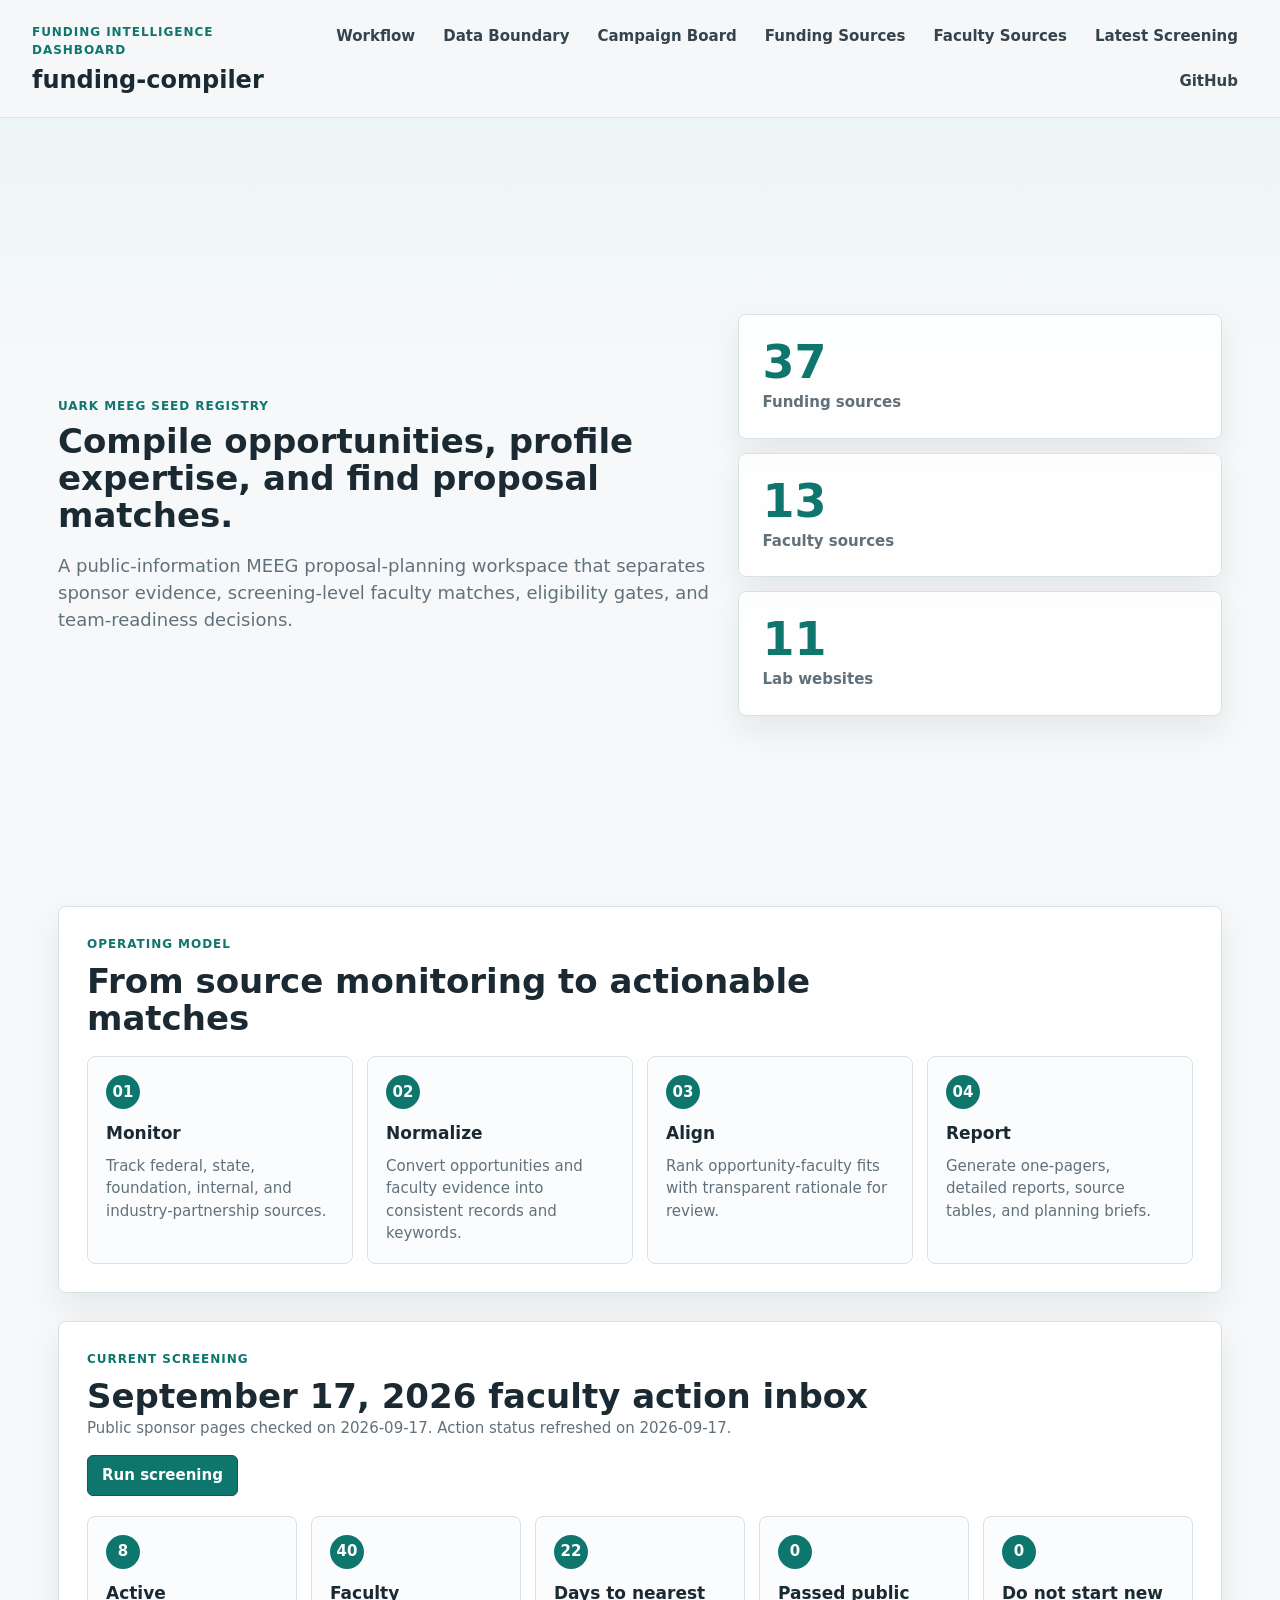
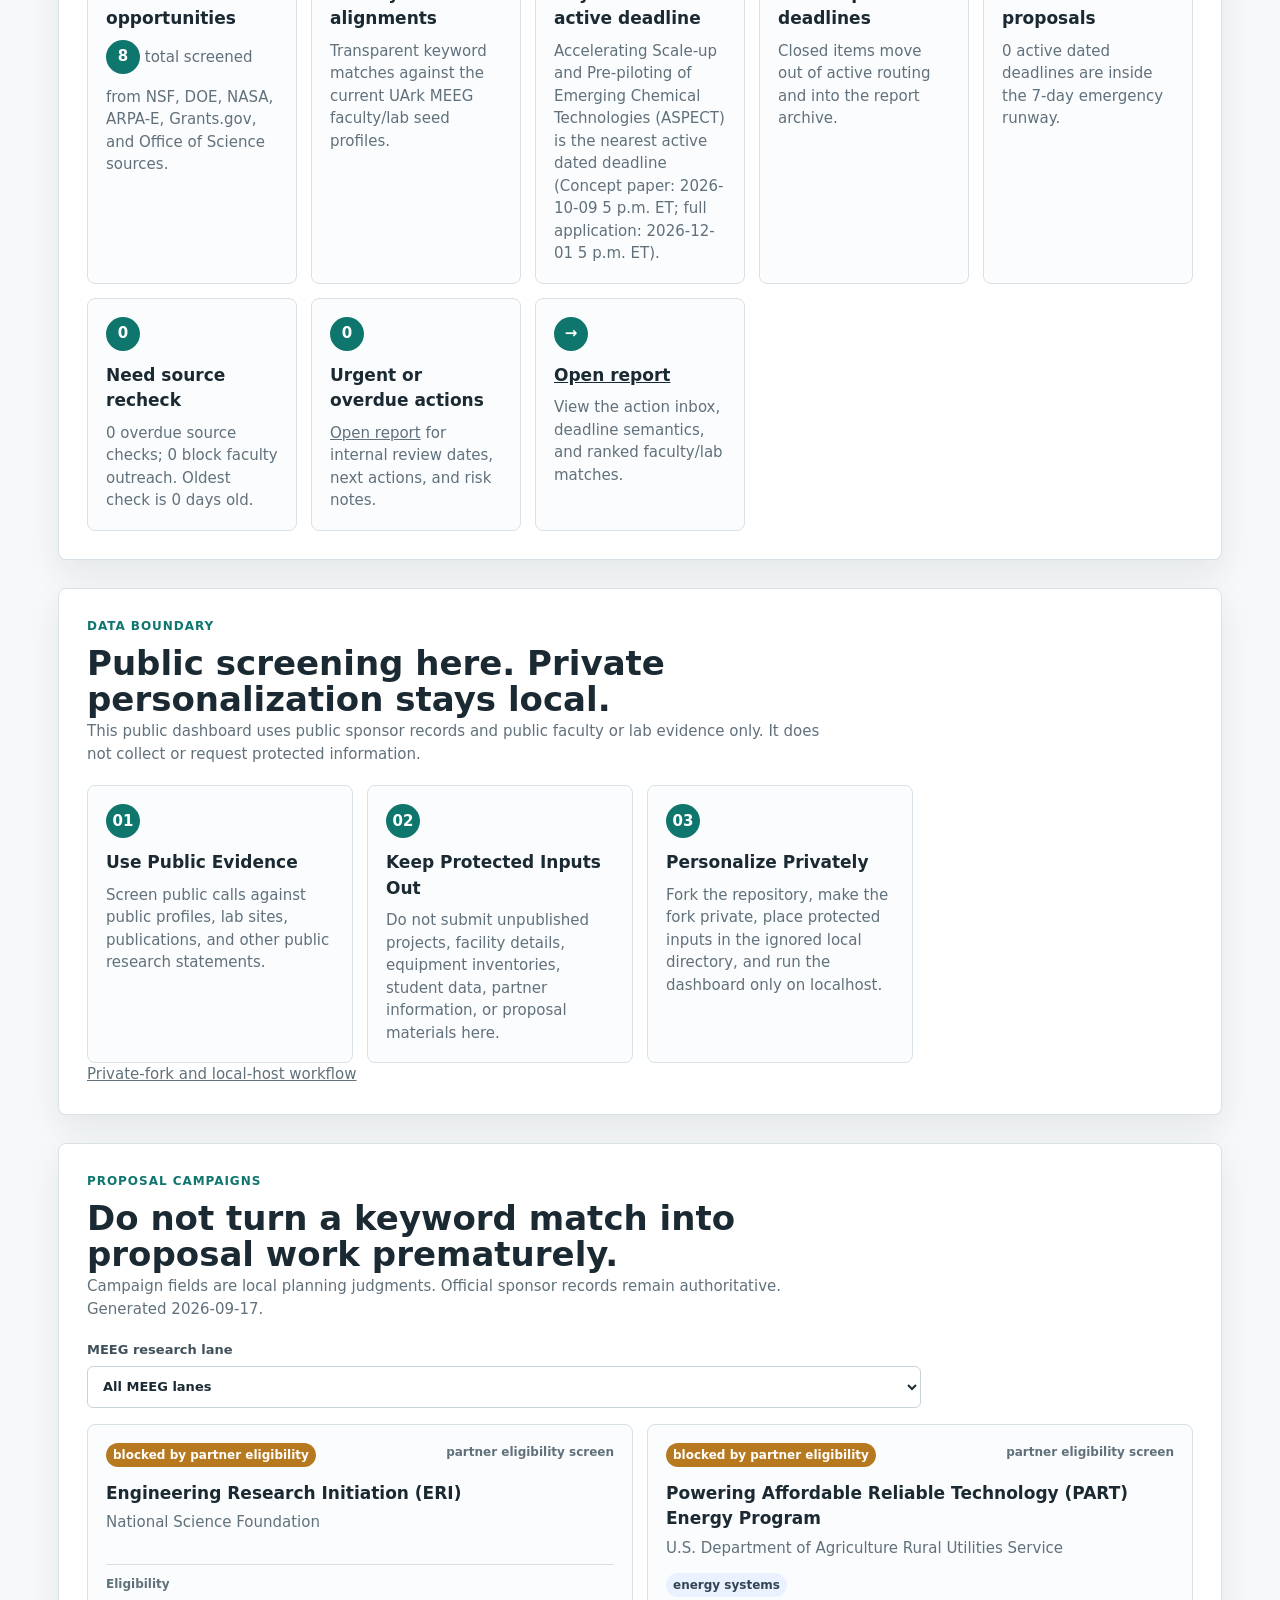
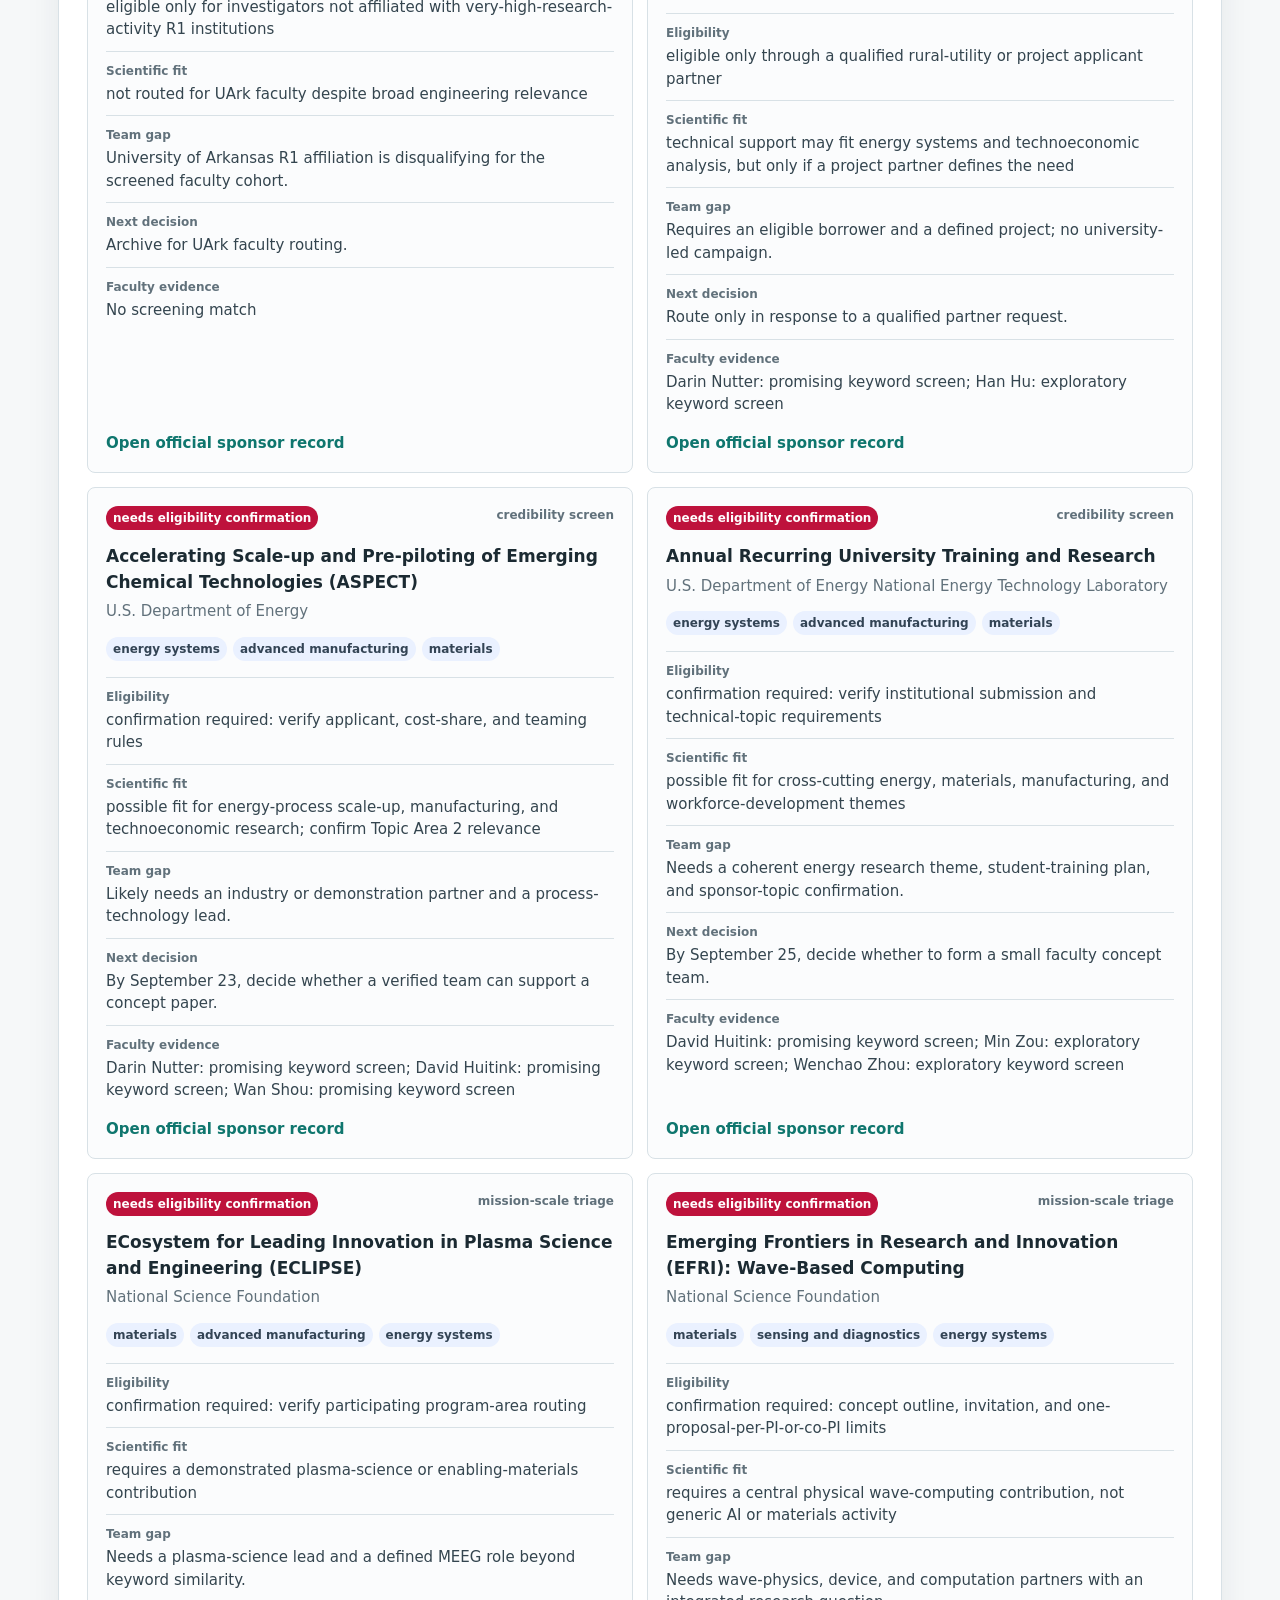
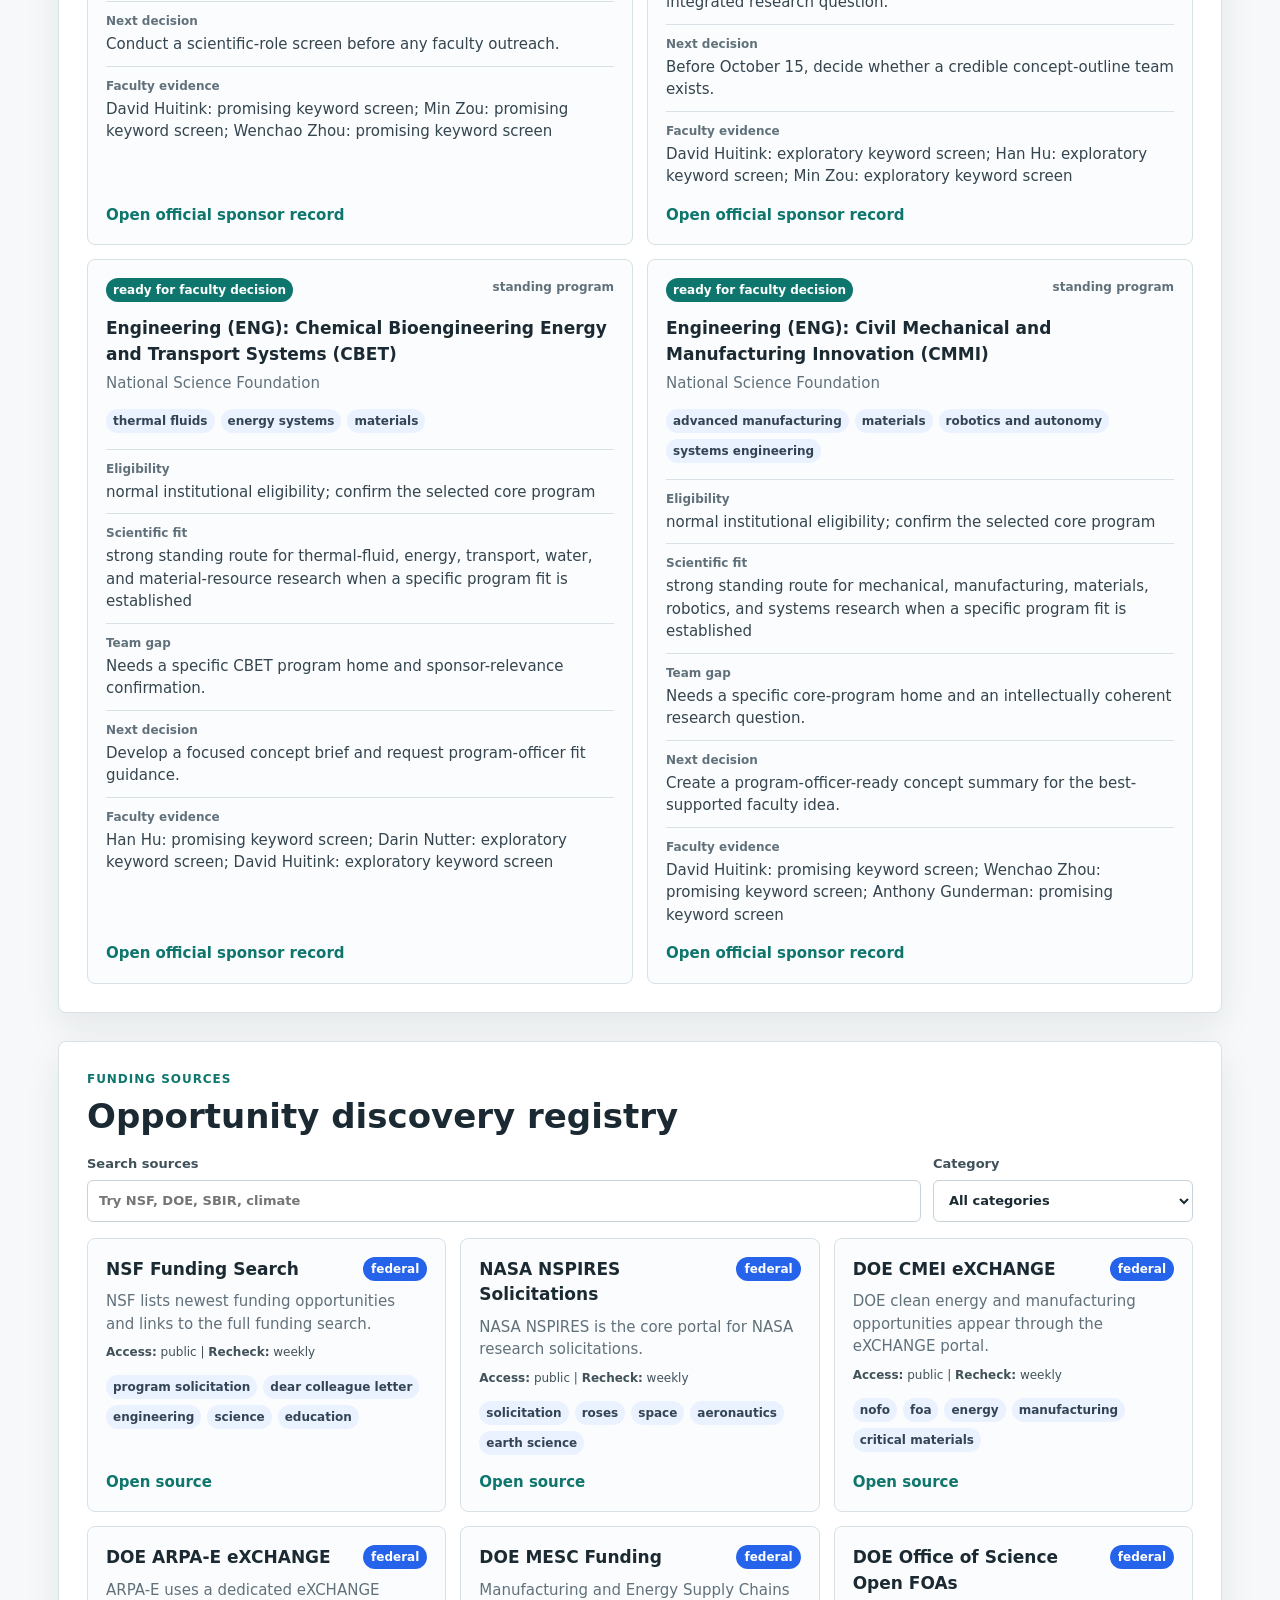
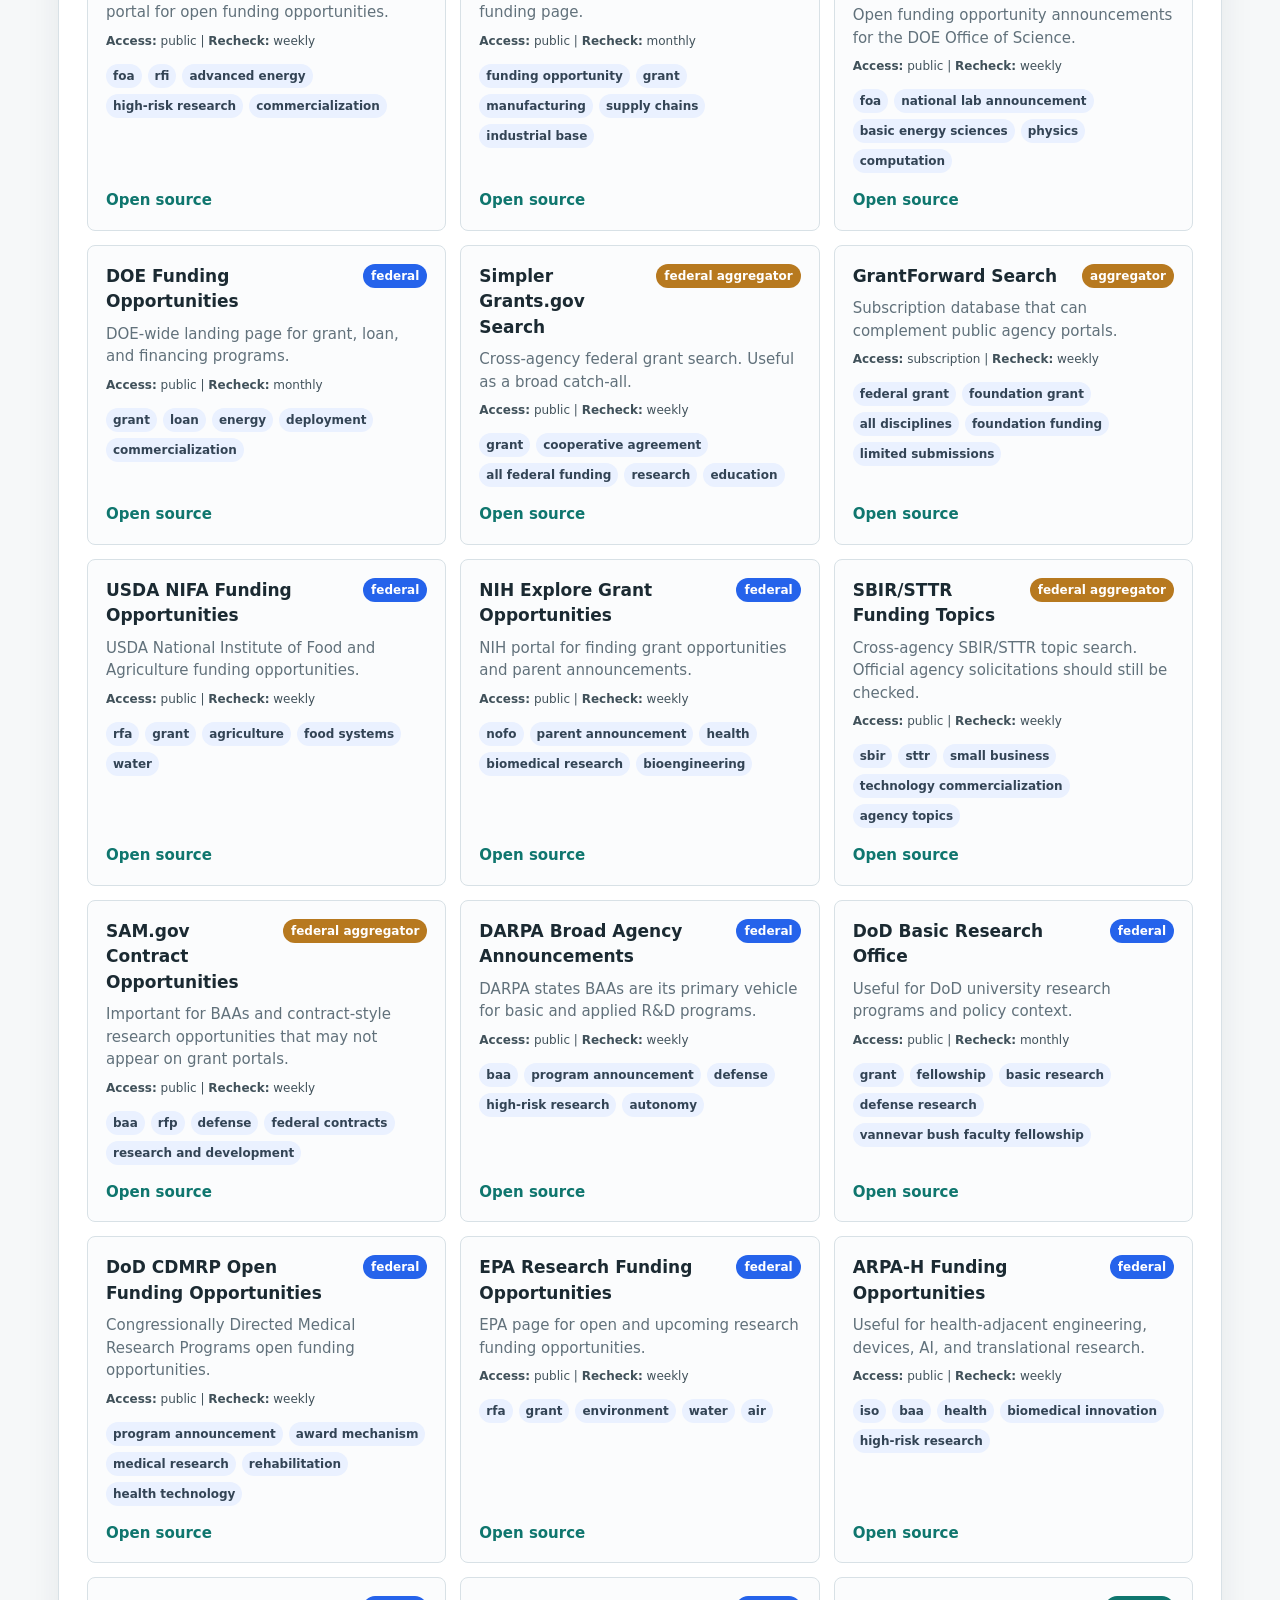
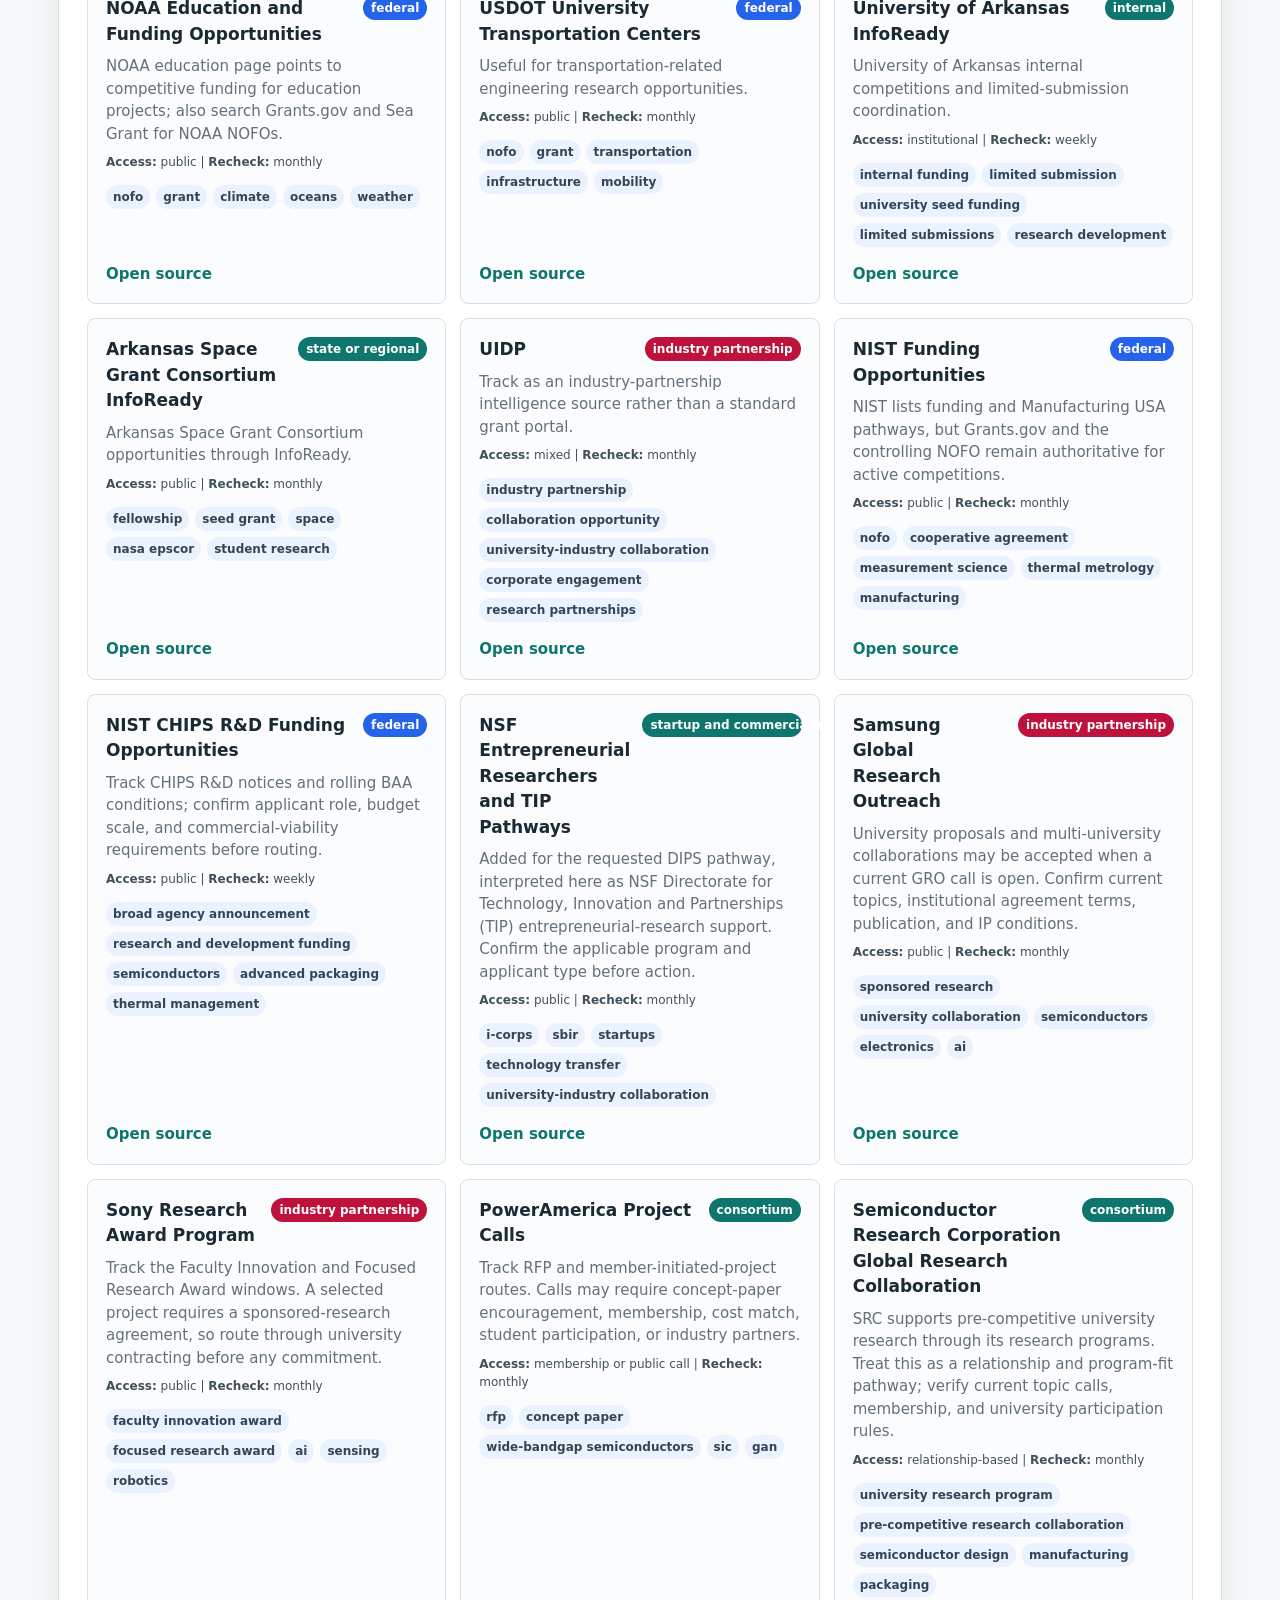
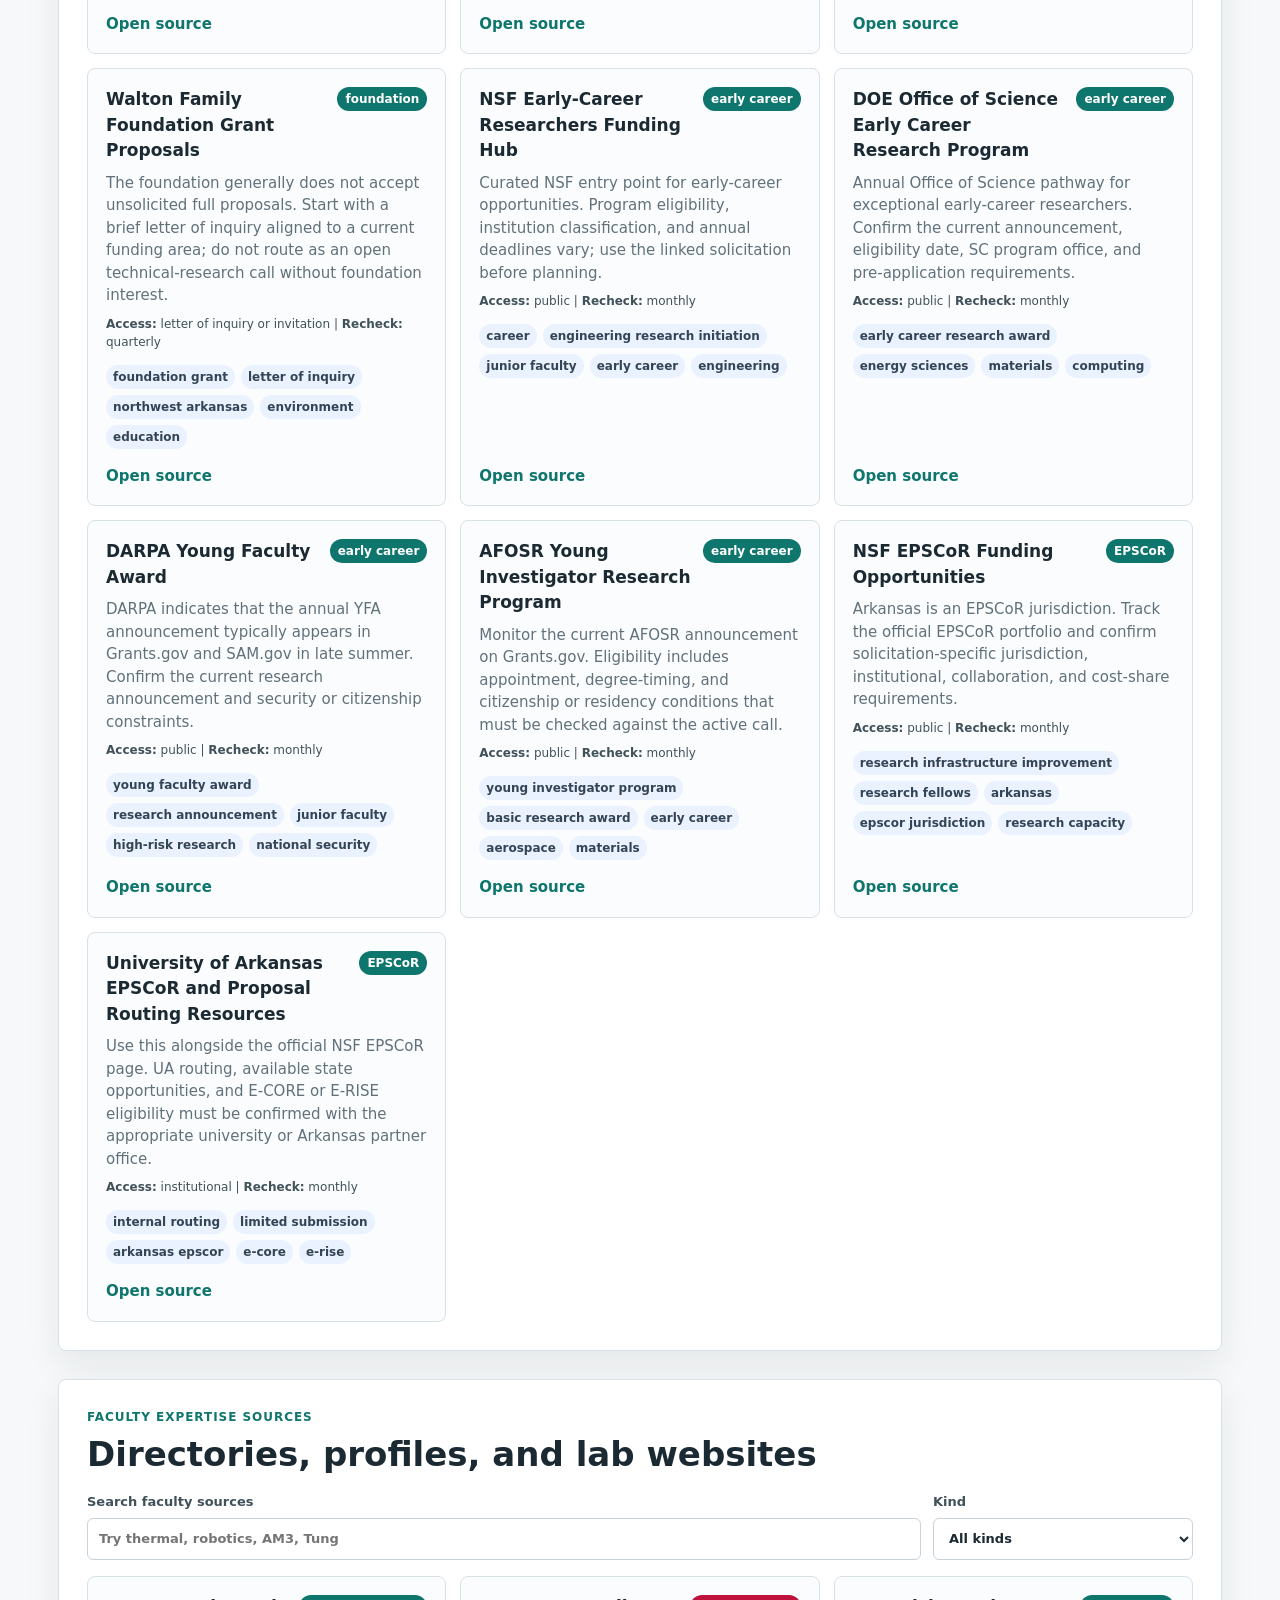
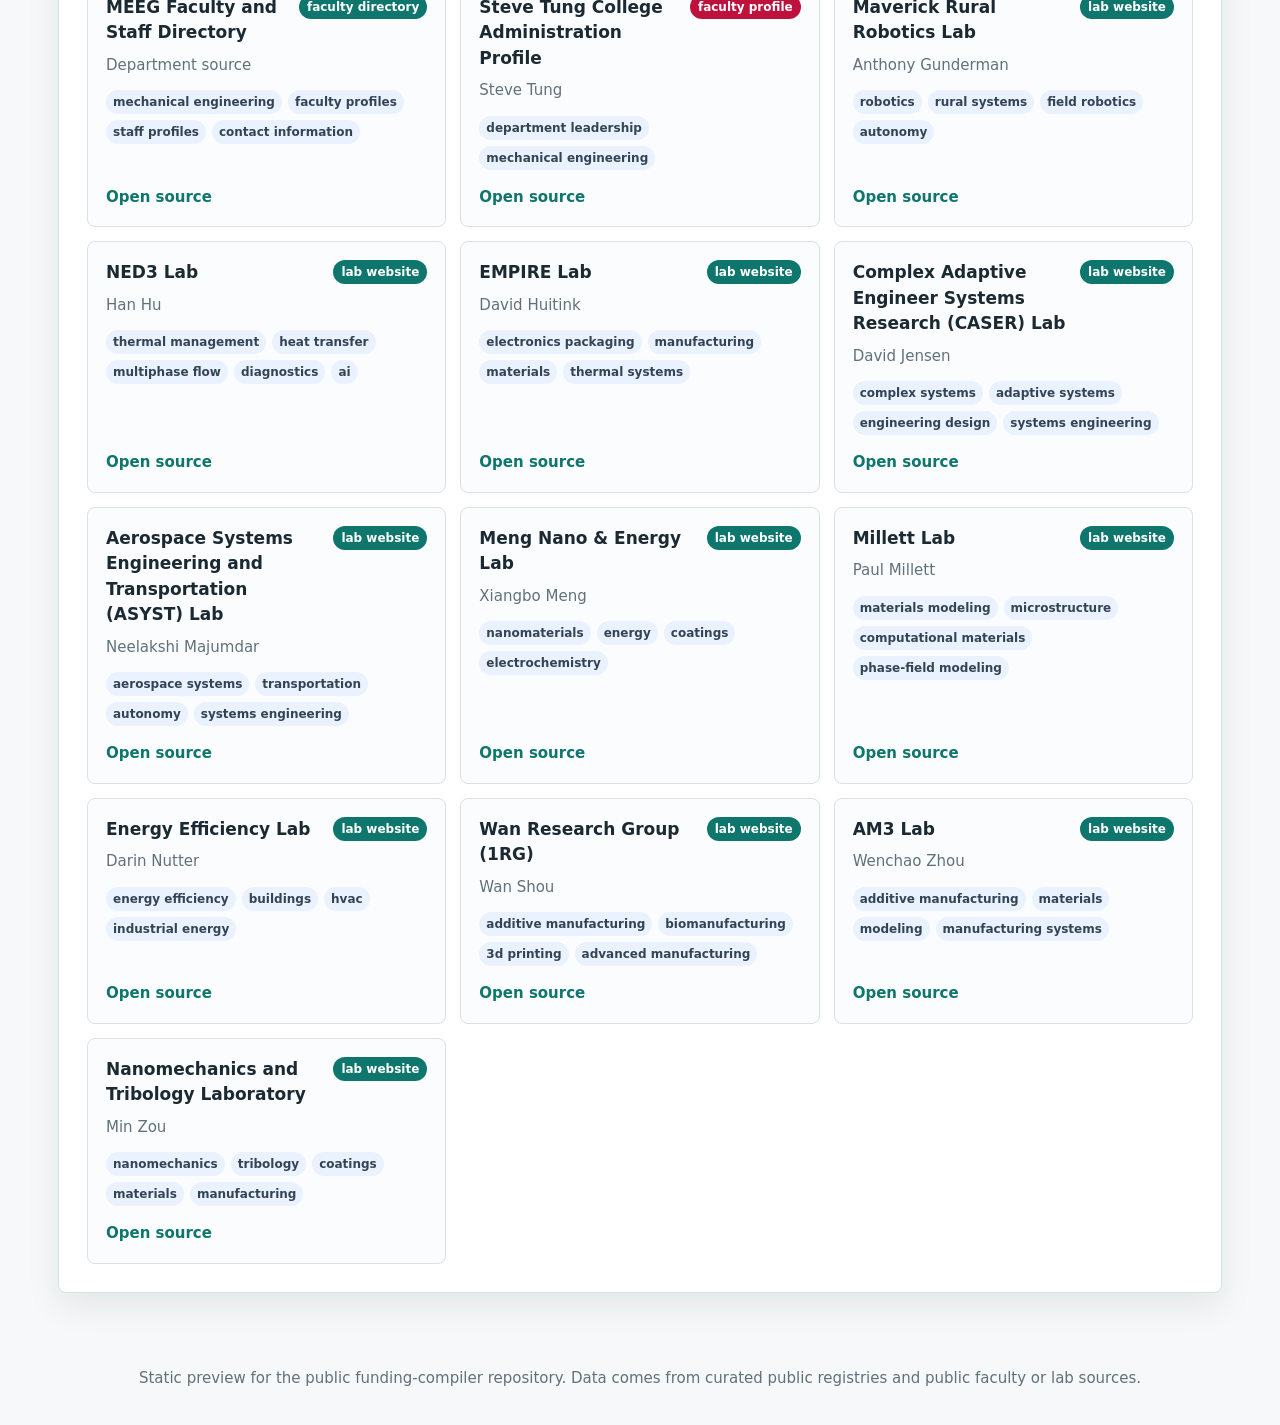
<file: site/index.html>
<!doctype html>
<html lang="en">
<head>
  <meta charset="utf-8">
  <meta name="viewport" content="width=device-width, initial-scale=1">
  <title>funding-compiler</title>
  <meta name="description" content="Funding opportunity and faculty capability alignment dashboard.">
  <link rel="stylesheet" href="styles.css">
</head>
<body>
  <header class="topbar">
    <div>
      <p class="eyebrow">Funding Intelligence Dashboard</p>
      <h1>funding-compiler</h1>
    </div>
    <nav aria-label="Primary navigation">
      <a href="#workflow">Workflow</a>
      <a href="#data-boundary">Data Boundary</a>
      <a href="#campaigns">Campaign Board</a>
      <a href="#sources">Funding Sources</a>
      <a href="#faculty">Faculty Sources</a>
      <a data-screening-link href="screenings/2026-08-12.html">Latest Screening</a>
      <a href="https://github.com/hanhuark/funding-compiler">GitHub</a>
    </nav>
  </header>

  <main>
    <section class="overview" aria-labelledby="overview-title">
      <div class="overview-copy">
        <p class="eyebrow">UArk MEEG seed registry</p>
        <h2 id="overview-title">Compile opportunities, profile expertise, and find proposal matches.</h2>
        <p>
          A public-information MEEG proposal-planning workspace that separates sponsor evidence, screening-level faculty matches, eligibility gates, and team-readiness decisions.
        </p>
      </div>
      <div class="metrics" aria-label="Registry summary">
        <div class="metric">
          <span id="funding-count">0</span>
          <p>Funding sources</p>
        </div>
        <div class="metric">
          <span id="faculty-count">0</span>
          <p>Faculty sources</p>
        </div>
        <div class="metric">
          <span id="lab-count">0</span>
          <p>Lab websites</p>
        </div>
      </div>
    </section>

    <section id="workflow" class="workflow" aria-labelledby="workflow-title">
      <div class="section-heading">
        <p class="eyebrow">Operating Model</p>
        <h2 id="workflow-title">From source monitoring to actionable matches</h2>
      </div>
      <div class="flow">
        <article>
          <span>01</span>
          <h3>Monitor</h3>
          <p>Track federal, state, foundation, internal, and industry-partnership sources.</p>
        </article>
        <article>
          <span>02</span>
          <h3>Normalize</h3>
          <p>Convert opportunities and faculty evidence into consistent records and keywords.</p>
        </article>
        <article>
          <span>03</span>
          <h3>Align</h3>
          <p>Rank opportunity-faculty fits with transparent rationale for review.</p>
        </article>
        <article>
          <span>04</span>
          <h3>Report</h3>
          <p>Generate one-pagers, detailed reports, source tables, and planning briefs.</p>
        </article>
      </div>
    </section>

    <section class="panel" aria-labelledby="screening-title">
      <div class="section-heading">
        <p class="eyebrow">Current Screening</p>
        <h2 id="screening-title">August 12, 2026 faculty action inbox</h2>
        <p id="screening-as-of" class="section-note">Loading current sponsor-source verification and action status.</p>
        <div class="screening-actions">
          <a class="command-button" href="https://github.com/hanhuark/funding-compiler/actions/workflows/refresh-screening.yml" title="Requires GitHub write access to run and publish a new screening">Run screening</a>
        </div>
      </div>
      <div class="flow screening-flow">
        <article>
          <span id="active-opportunity-count">9</span>
          <h3>Active opportunities</h3>
          <p><span id="screening-count">10</span> total screened from NSF, DOE, NASA, ARPA-E, Grants.gov, and Office of Science sources.</p>
        </article>
        <article>
          <span id="alignment-count">35</span>
          <h3>Faculty alignments</h3>
          <p>Transparent keyword matches against the current UArk MEEG faculty/lab seed profiles.</p>
        </article>
        <article>
          <span id="nearest-deadline-count">2</span>
          <h3>Days to nearest active deadline</h3>
          <p id="nearest-deadline-copy">Faculty Early Career Development Program (CAREER) is the nearest active dated deadline (2026-07-22).</p>
        </article>
        <article>
          <span id="past-deadline-count">1</span>
          <h3>Passed public deadlines</h3>
          <p>Closed items move out of active routing and into the report archive.</p>
        </article>
        <article>
          <span id="do-not-start-count">2</span>
          <h3>Do not start new proposals</h3>
          <p id="do-not-start-copy">2 active dated deadlines are inside the 7-day emergency runway.</p>
        </article>
        <article>
          <span id="source-recheck-count">9</span>
          <h3>Need source recheck</h3>
          <p id="source-recheck-copy">9 overdue source checks; 4 block faculty outreach. Oldest check is 39 days old.</p>
        </article>
        <article>
          <span id="urgent-action-count">3</span>
          <h3>Urgent or overdue actions</h3>
          <p><a data-screening-link href="screenings/2026-08-12.html">Open report</a> for internal review dates, next actions, and risk notes.</p>
        </article>
        <article>
          <span>&rarr;</span>
          <h3><a data-screening-link href="screenings/2026-08-12.html">Open report</a></h3>
          <p>View the action inbox, deadline semantics, and ranked faculty/lab matches.</p>
        </article>
      </div>
    </section>

    <section id="data-boundary" class="panel data-boundary" aria-labelledby="data-boundary-title">
      <div class="section-heading">
        <p class="eyebrow">Data Boundary</p>
        <h2 id="data-boundary-title">Public screening here. Private personalization stays local.</h2>
        <p class="section-note">This public dashboard uses public sponsor records and public faculty or lab evidence only. It does not collect or request protected information.</p>
      </div>
      <div class="flow">
        <article>
          <span>01</span>
          <h3>Use Public Evidence</h3>
          <p>Screen public calls against public profiles, lab sites, publications, and other public research statements.</p>
        </article>
        <article>
          <span>02</span>
          <h3>Keep Protected Inputs Out</h3>
          <p>Do not submit unpublished projects, facility details, equipment inventories, student data, partner information, or proposal materials here.</p>
        </article>
        <article>
          <span>03</span>
          <h3>Personalize Privately</h3>
          <p>Fork the repository, make the fork private, place protected inputs in the ignored local directory, and run the dashboard only on localhost.</p>
        </article>
      </div>
      <p class="section-note"><a href="https://github.com/hanhuark/funding-compiler/blob/main/docs/private-local-workflow.md">Private-fork and local-host workflow</a></p>
    </section>

    <section id="campaigns" class="panel" aria-labelledby="campaigns-title">
      <div class="section-heading">
        <p class="eyebrow">Proposal Campaigns</p>
        <h2 id="campaigns-title">Do not turn a keyword match into proposal work prematurely.</h2>
        <p id="campaign-note" class="section-note">Loading local campaign judgments and sponsor-evidence gates.</p>
      </div>
      <div class="toolbar">
        <label>
          <span>MEEG research lane</span>
          <select id="campaign-lane"></select>
        </label>
      </div>
      <div id="campaign-board" class="campaign-grid" aria-live="polite"></div>
    </section>

    <section id="sources" class="panel" aria-labelledby="sources-title">
      <div class="section-heading">
        <p class="eyebrow">Funding Sources</p>
        <h2 id="sources-title">Opportunity discovery registry</h2>
      </div>
      <div class="toolbar">
        <label>
          <span>Search sources</span>
          <input id="funding-search" type="search" placeholder="Try NSF, DOE, SBIR, climate">
        </label>
        <label>
          <span>Category</span>
          <select id="funding-category"></select>
        </label>
      </div>
      <div id="funding-grid" class="cards" aria-live="polite"></div>
    </section>

    <section id="faculty" class="panel" aria-labelledby="faculty-title">
      <div class="section-heading">
        <p class="eyebrow">Faculty Expertise Sources</p>
        <h2 id="faculty-title">Directories, profiles, and lab websites</h2>
      </div>
      <div class="toolbar">
        <label>
          <span>Search faculty sources</span>
          <input id="faculty-search" type="search" placeholder="Try thermal, robotics, AM3, Tung">
        </label>
        <label>
          <span>Kind</span>
          <select id="faculty-kind"></select>
        </label>
      </div>
      <div id="faculty-grid" class="cards" aria-live="polite"></div>
    </section>
  </main>

  <footer>
    <p>Static preview for the public funding-compiler repository. Data comes from curated public registries and public faculty or lab sources.</p>
  </footer>

  <script src="app.js"></script>
</body>
</html>
</file>
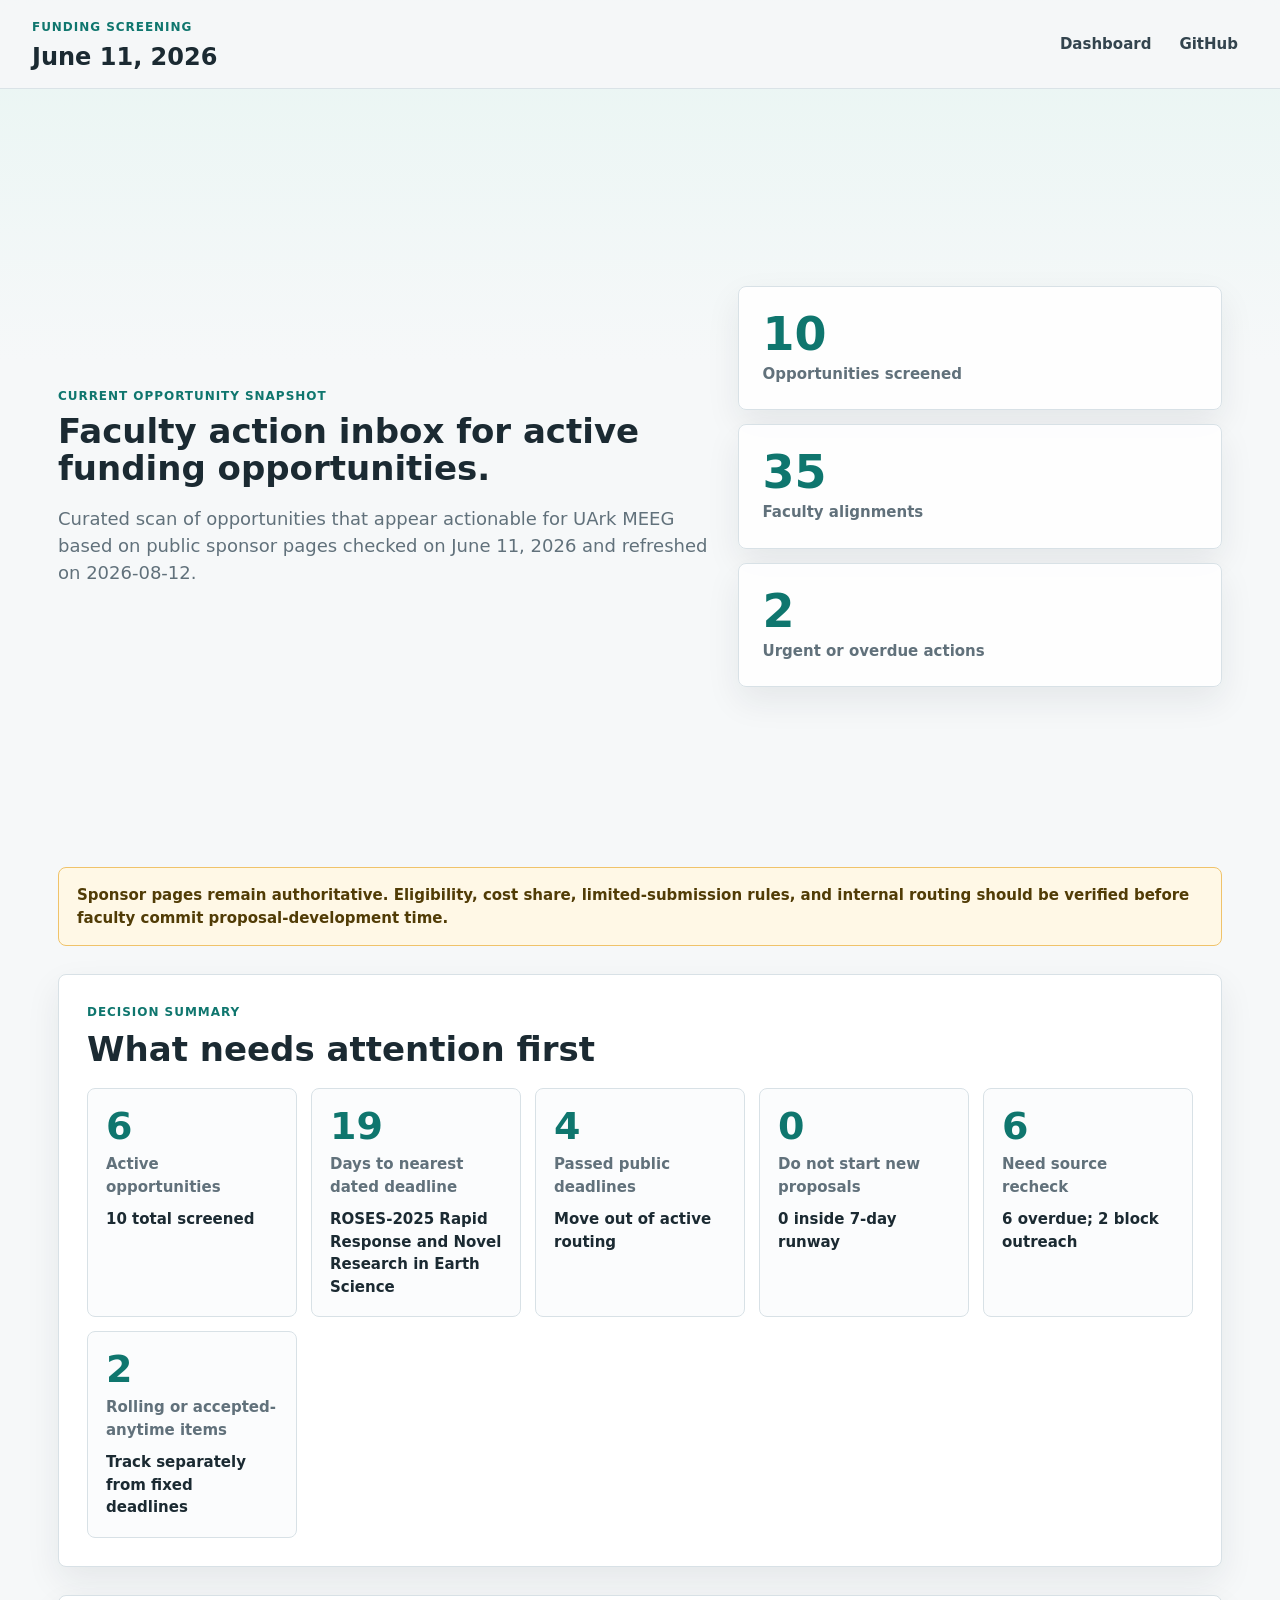
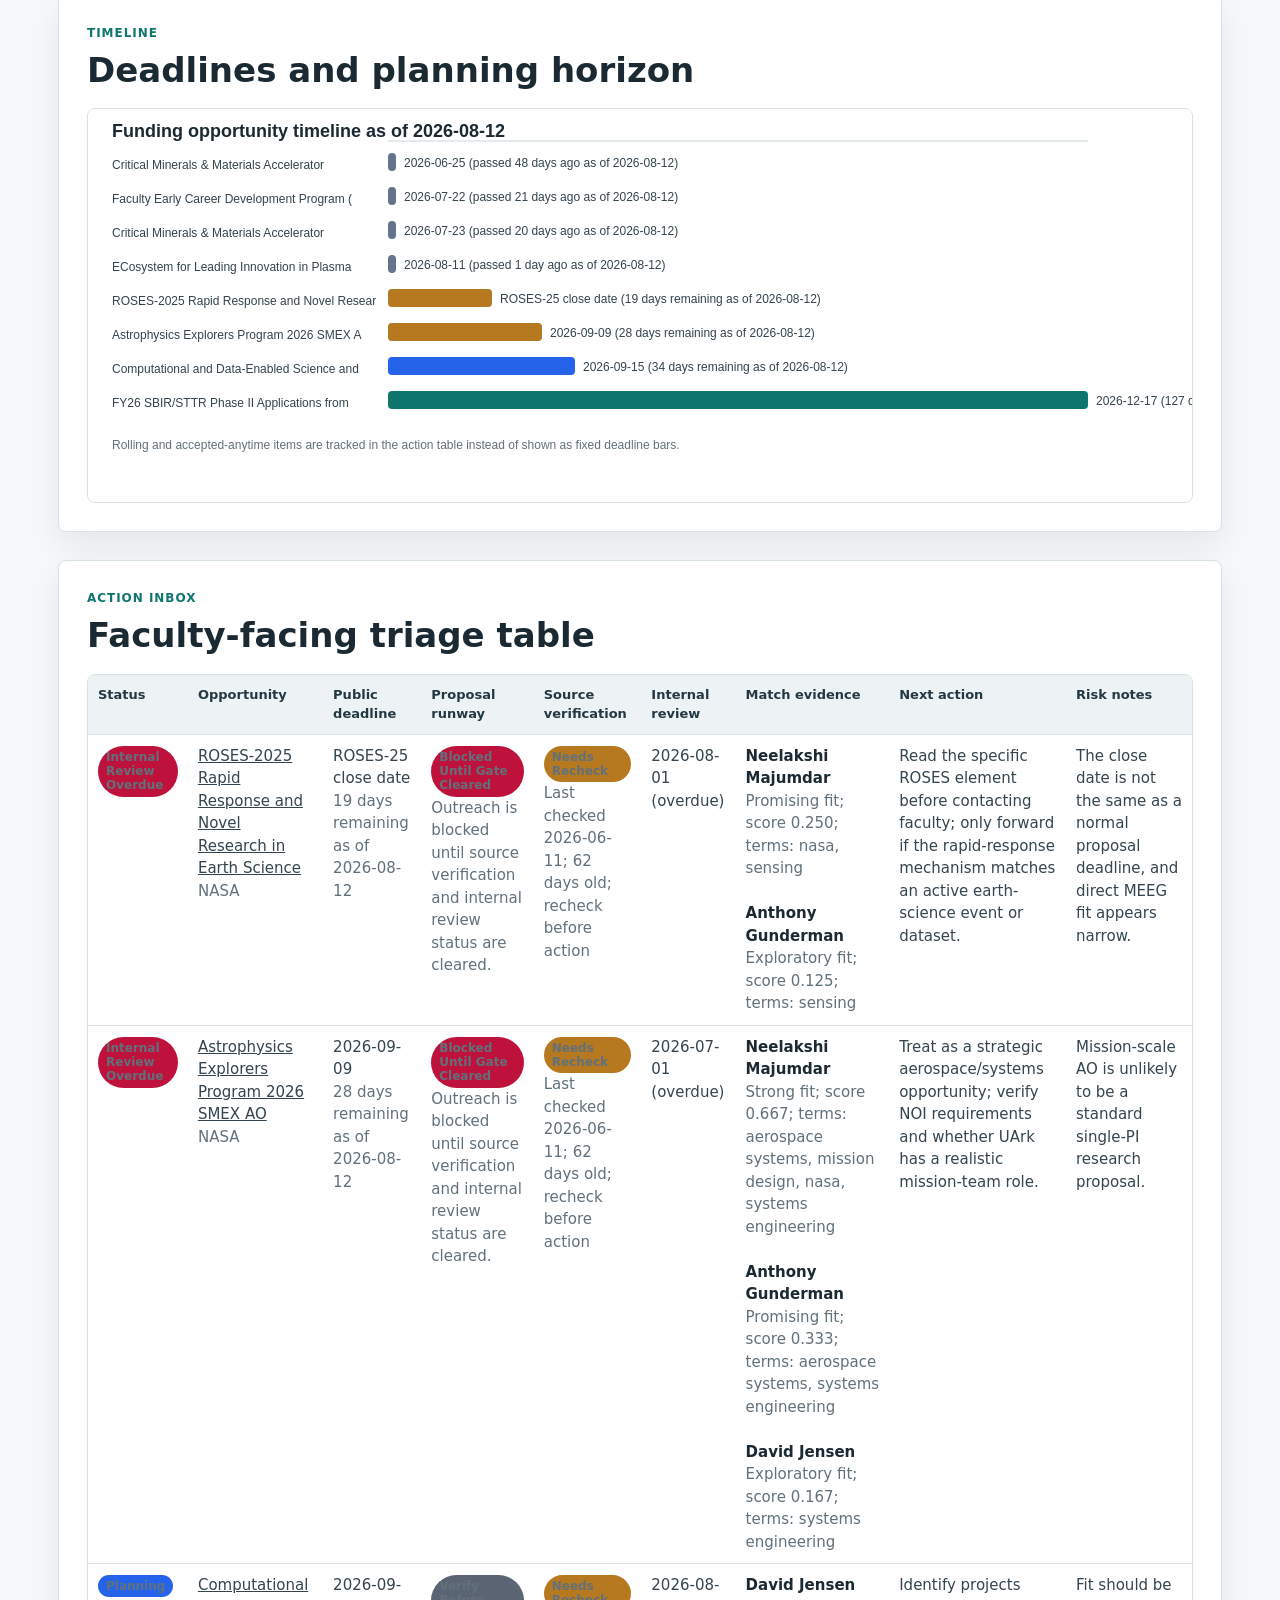
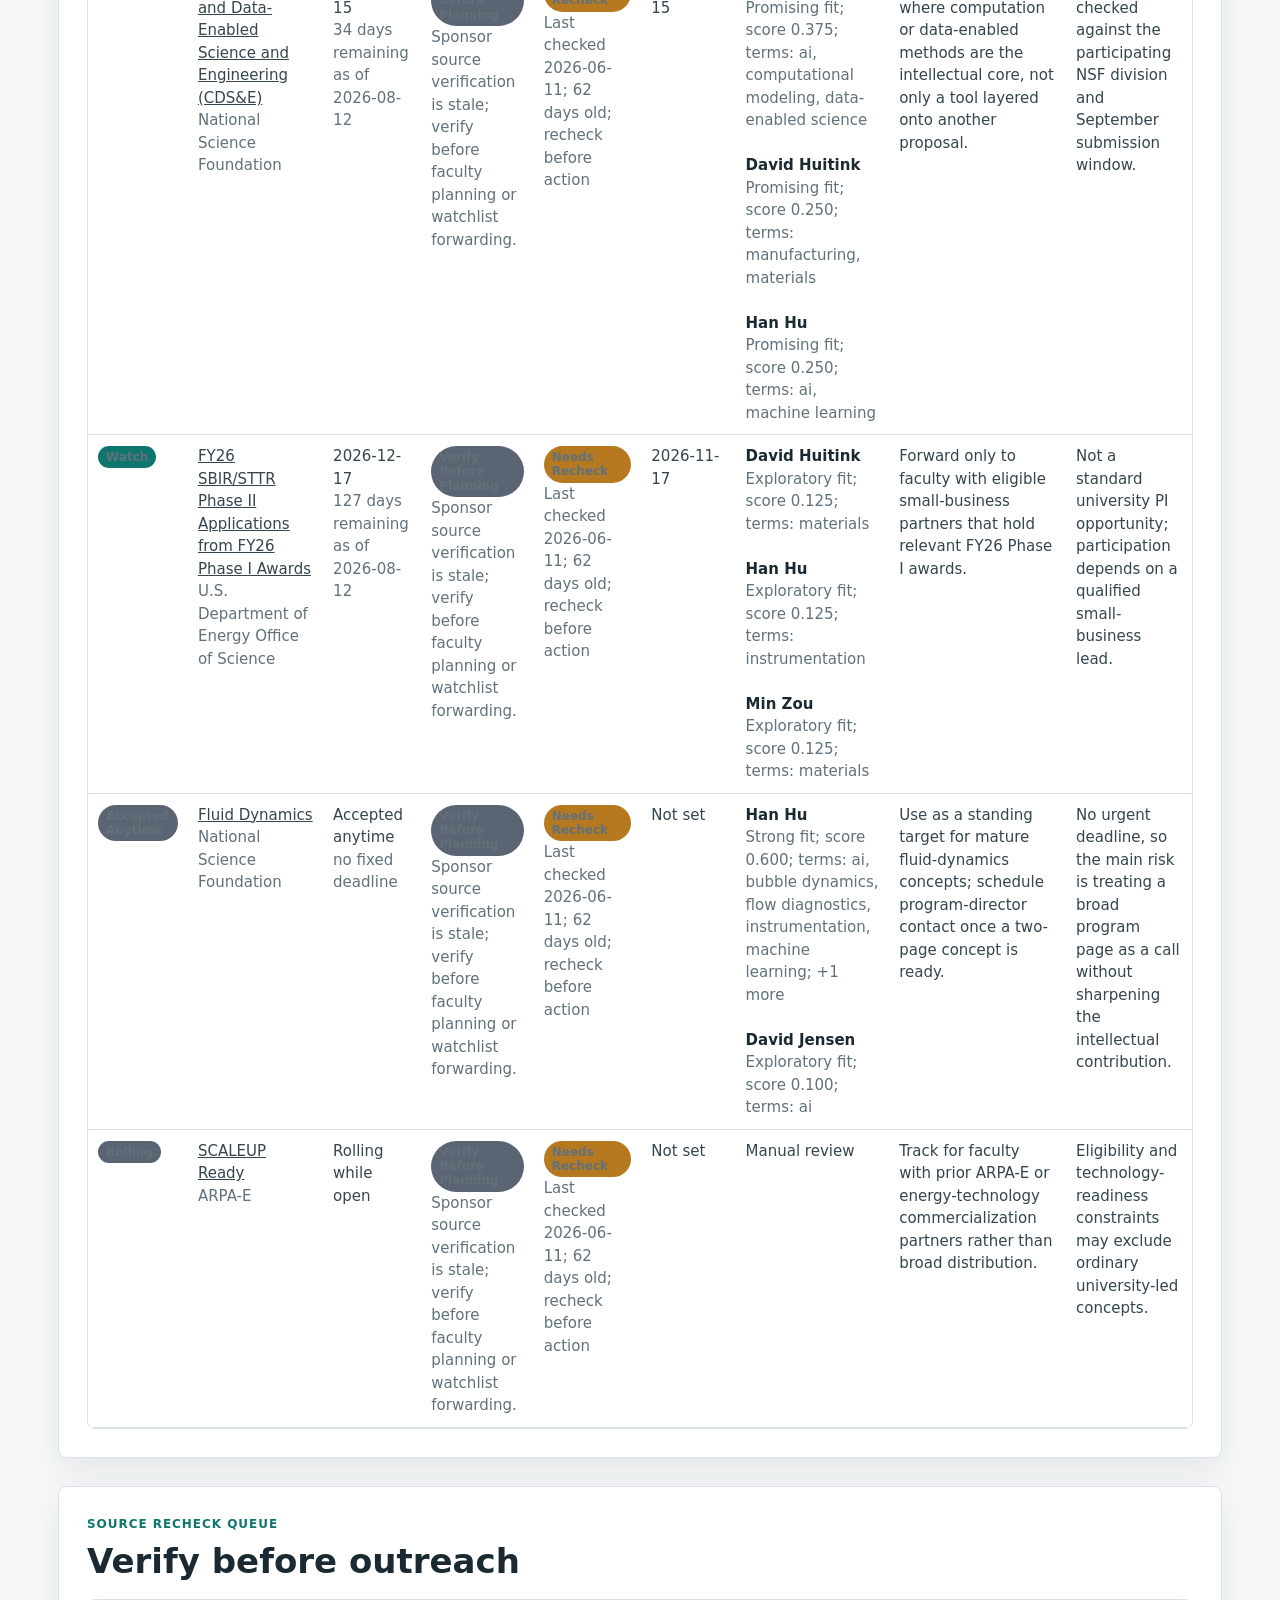
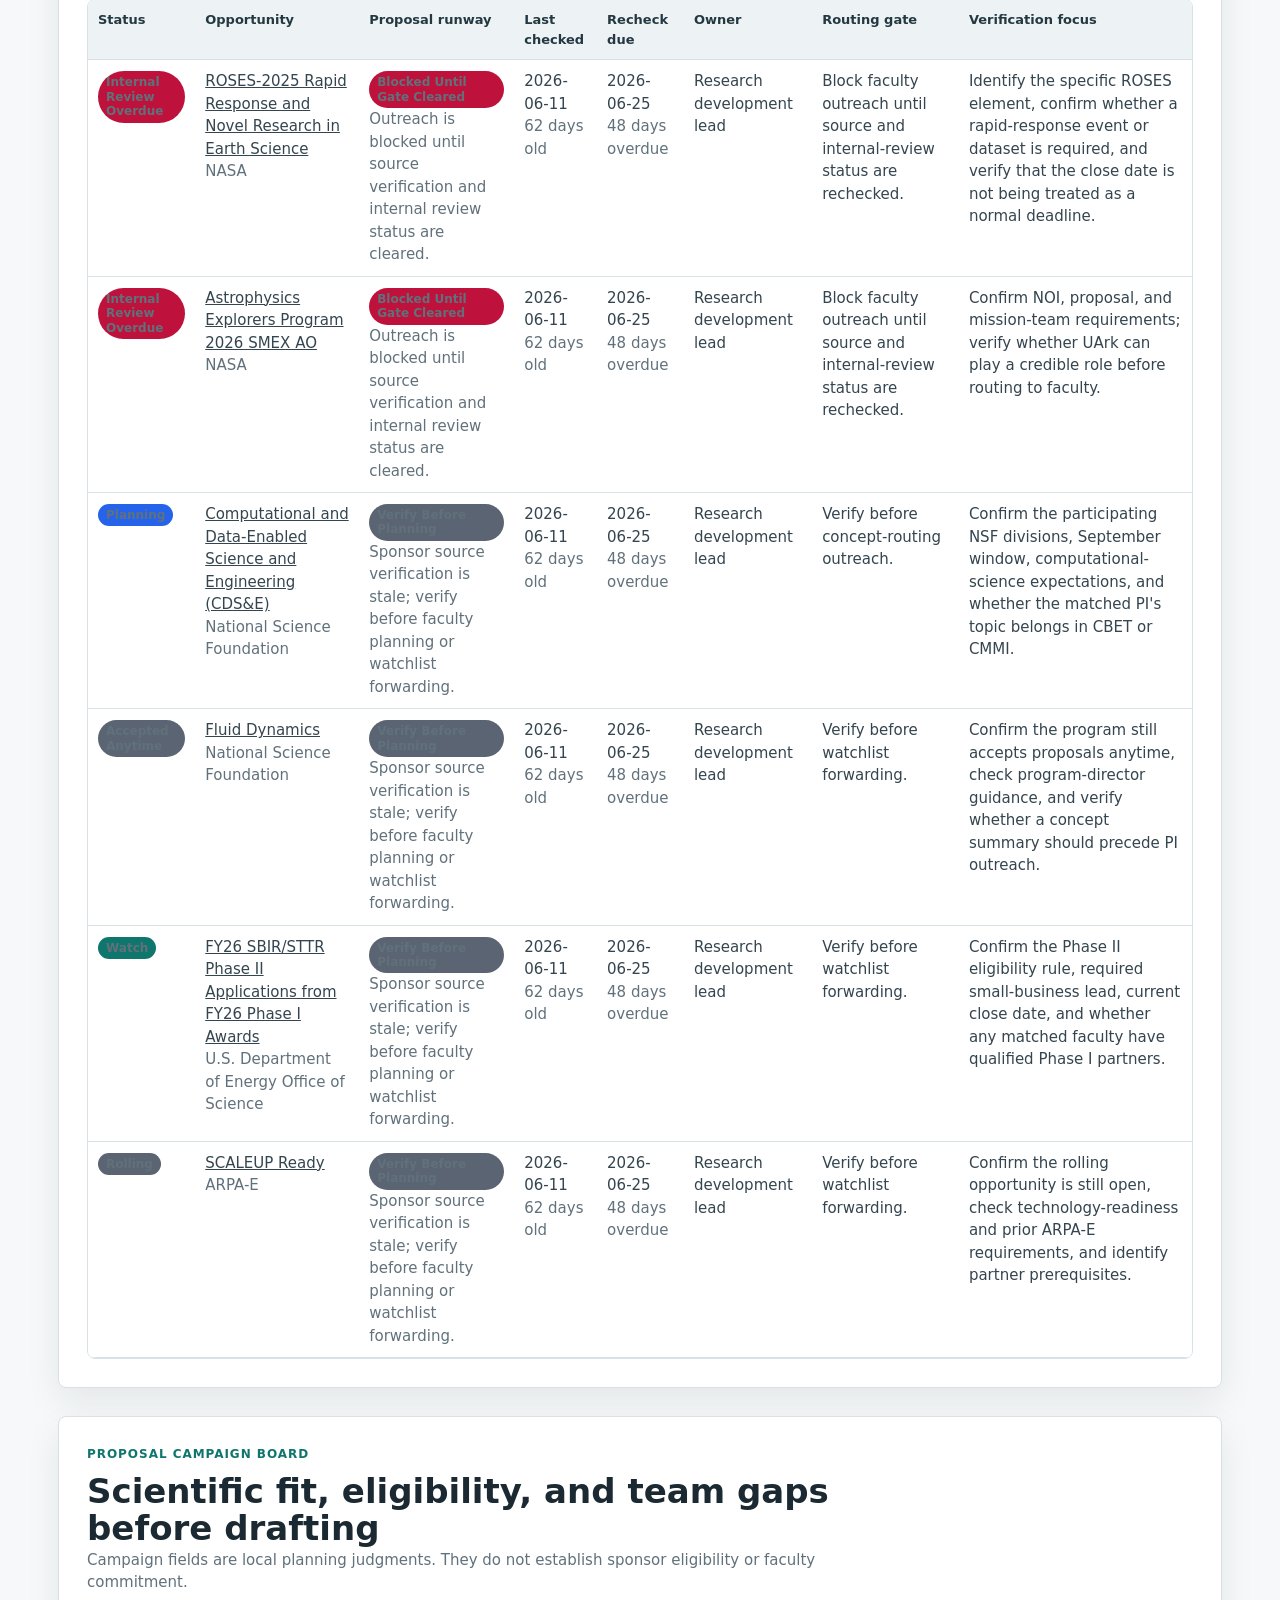
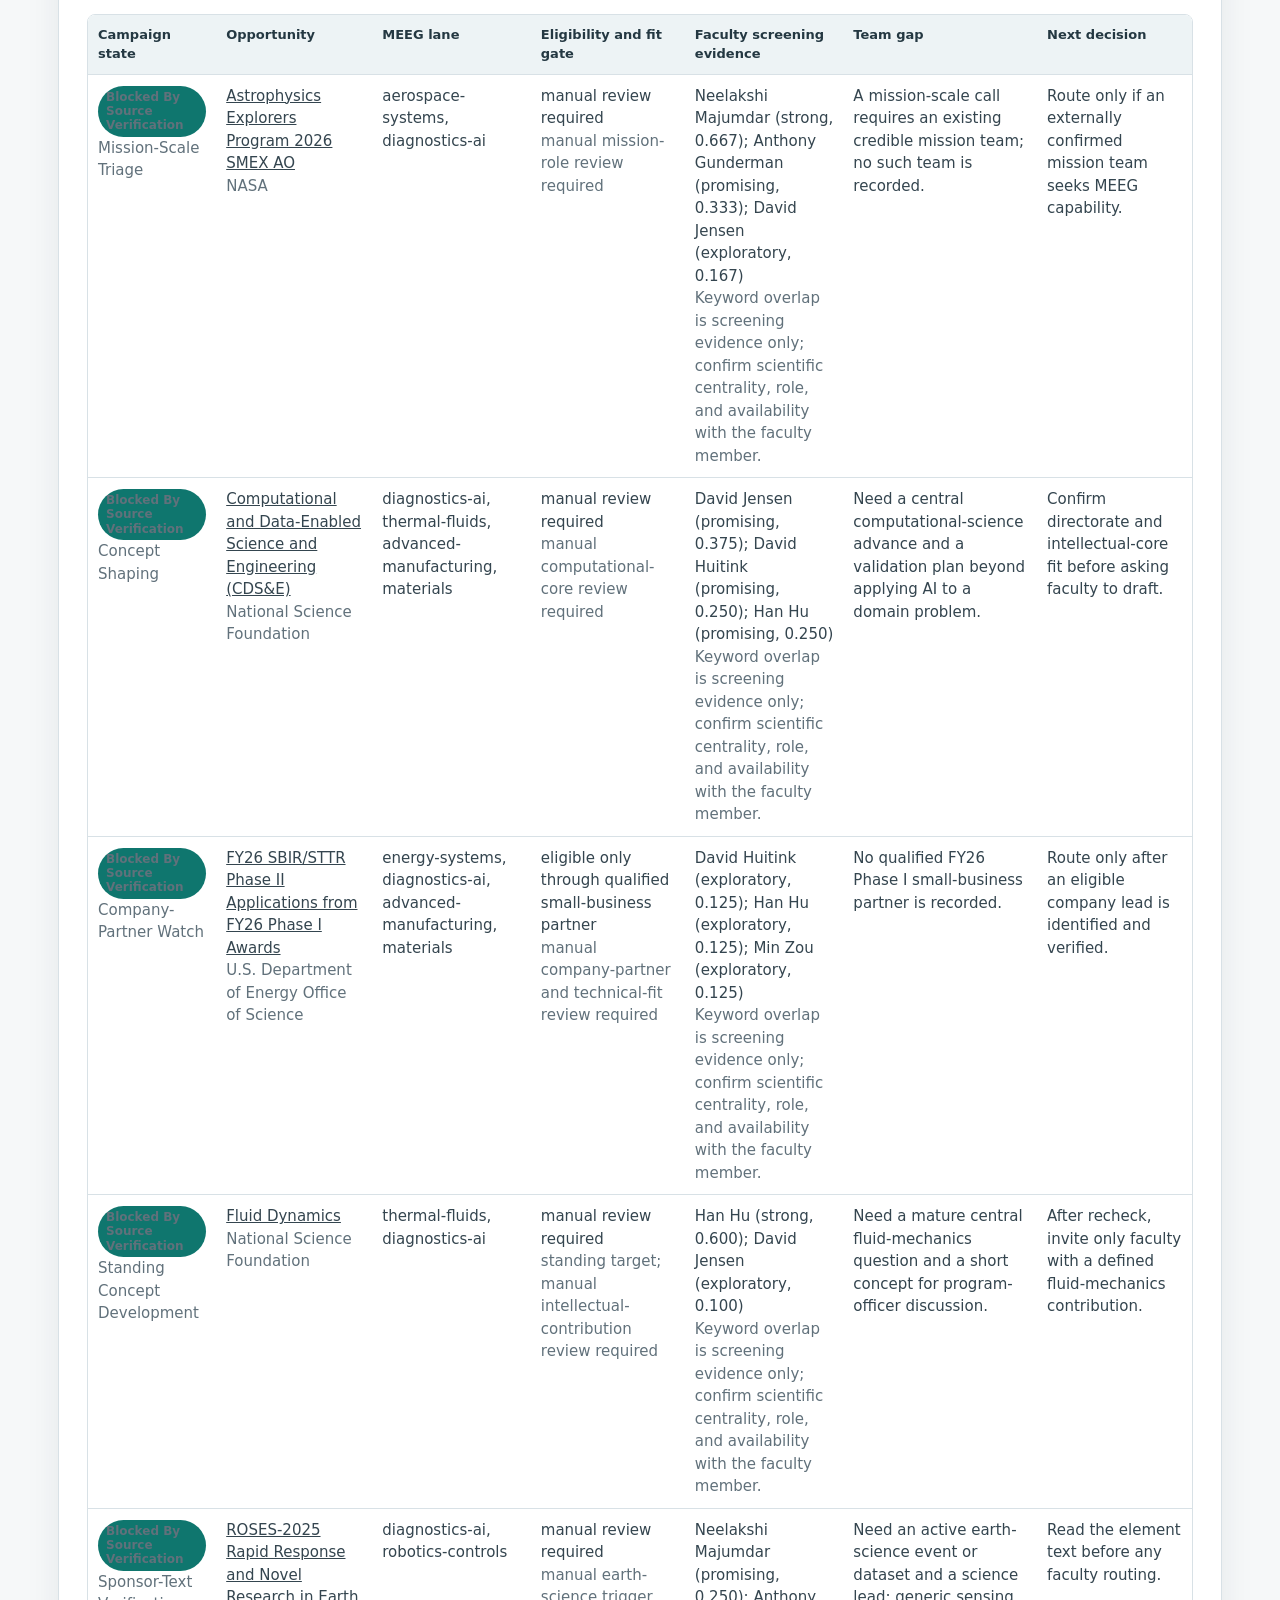
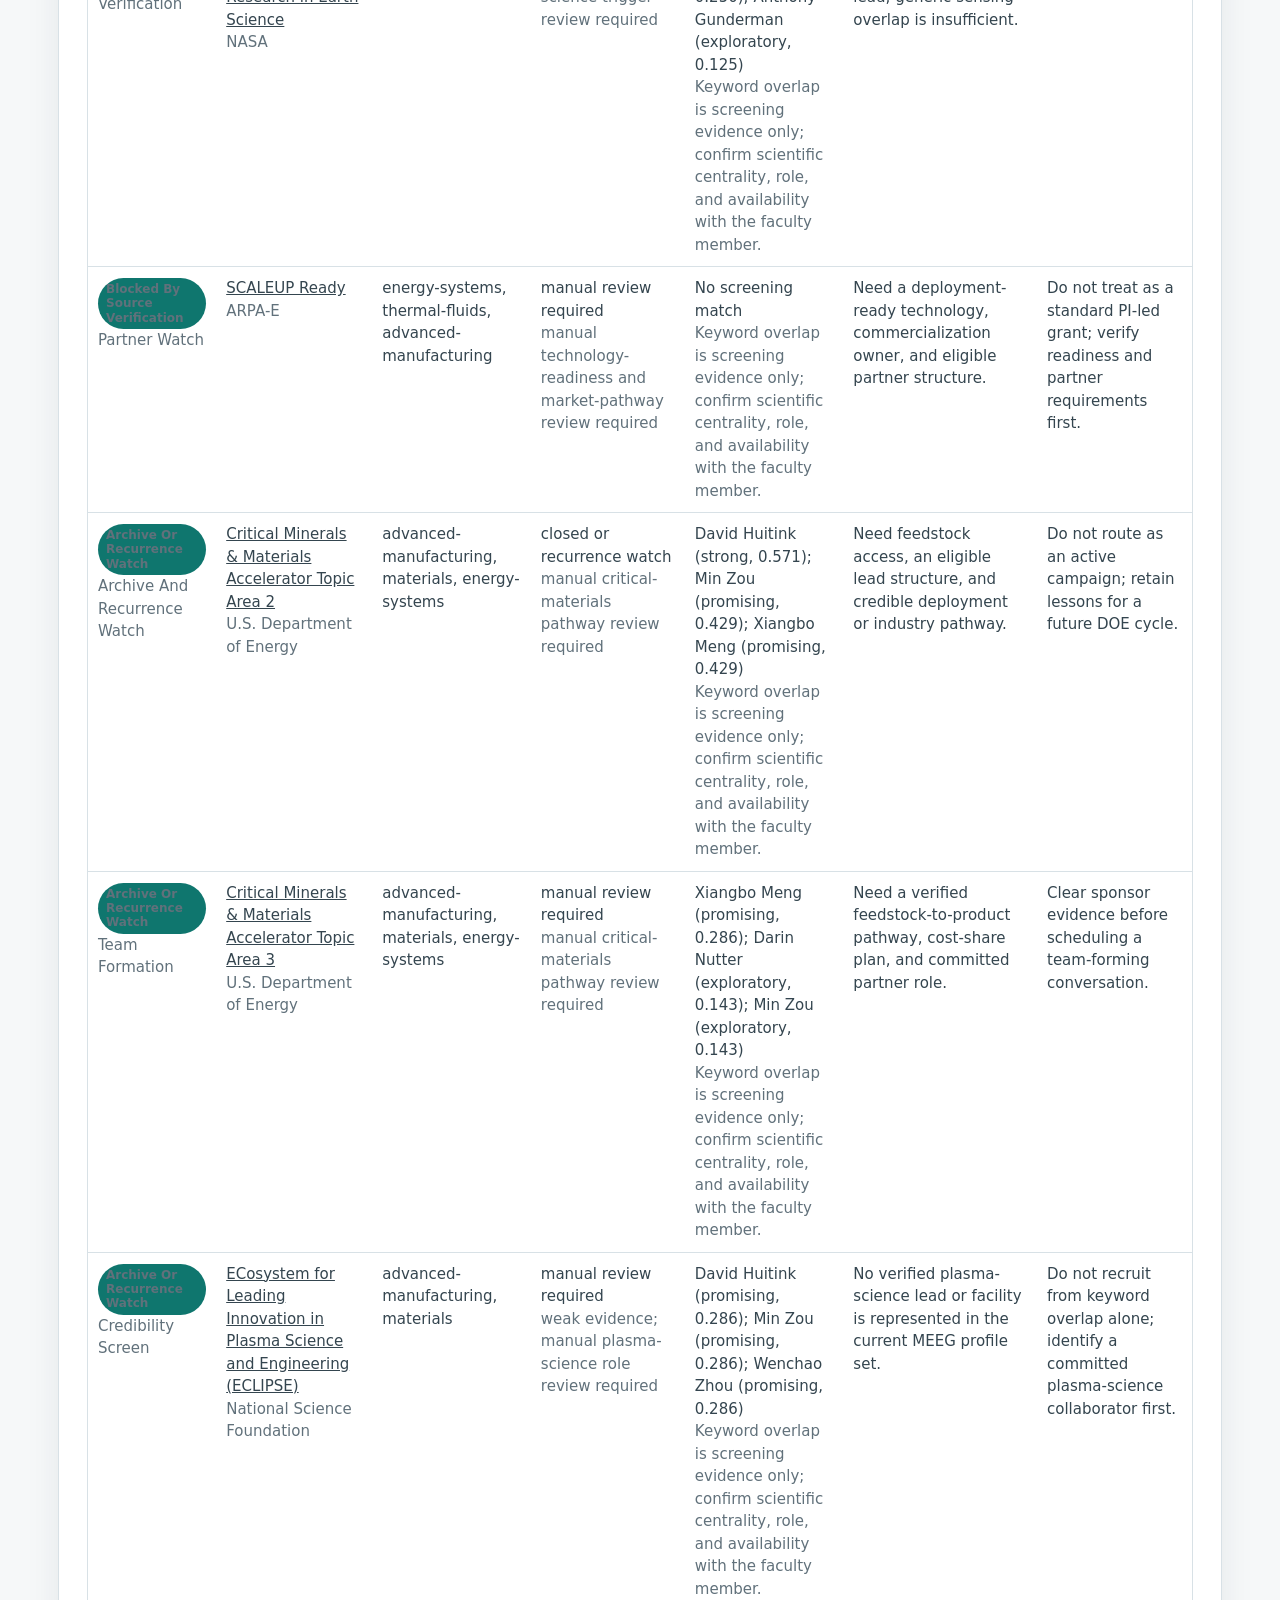
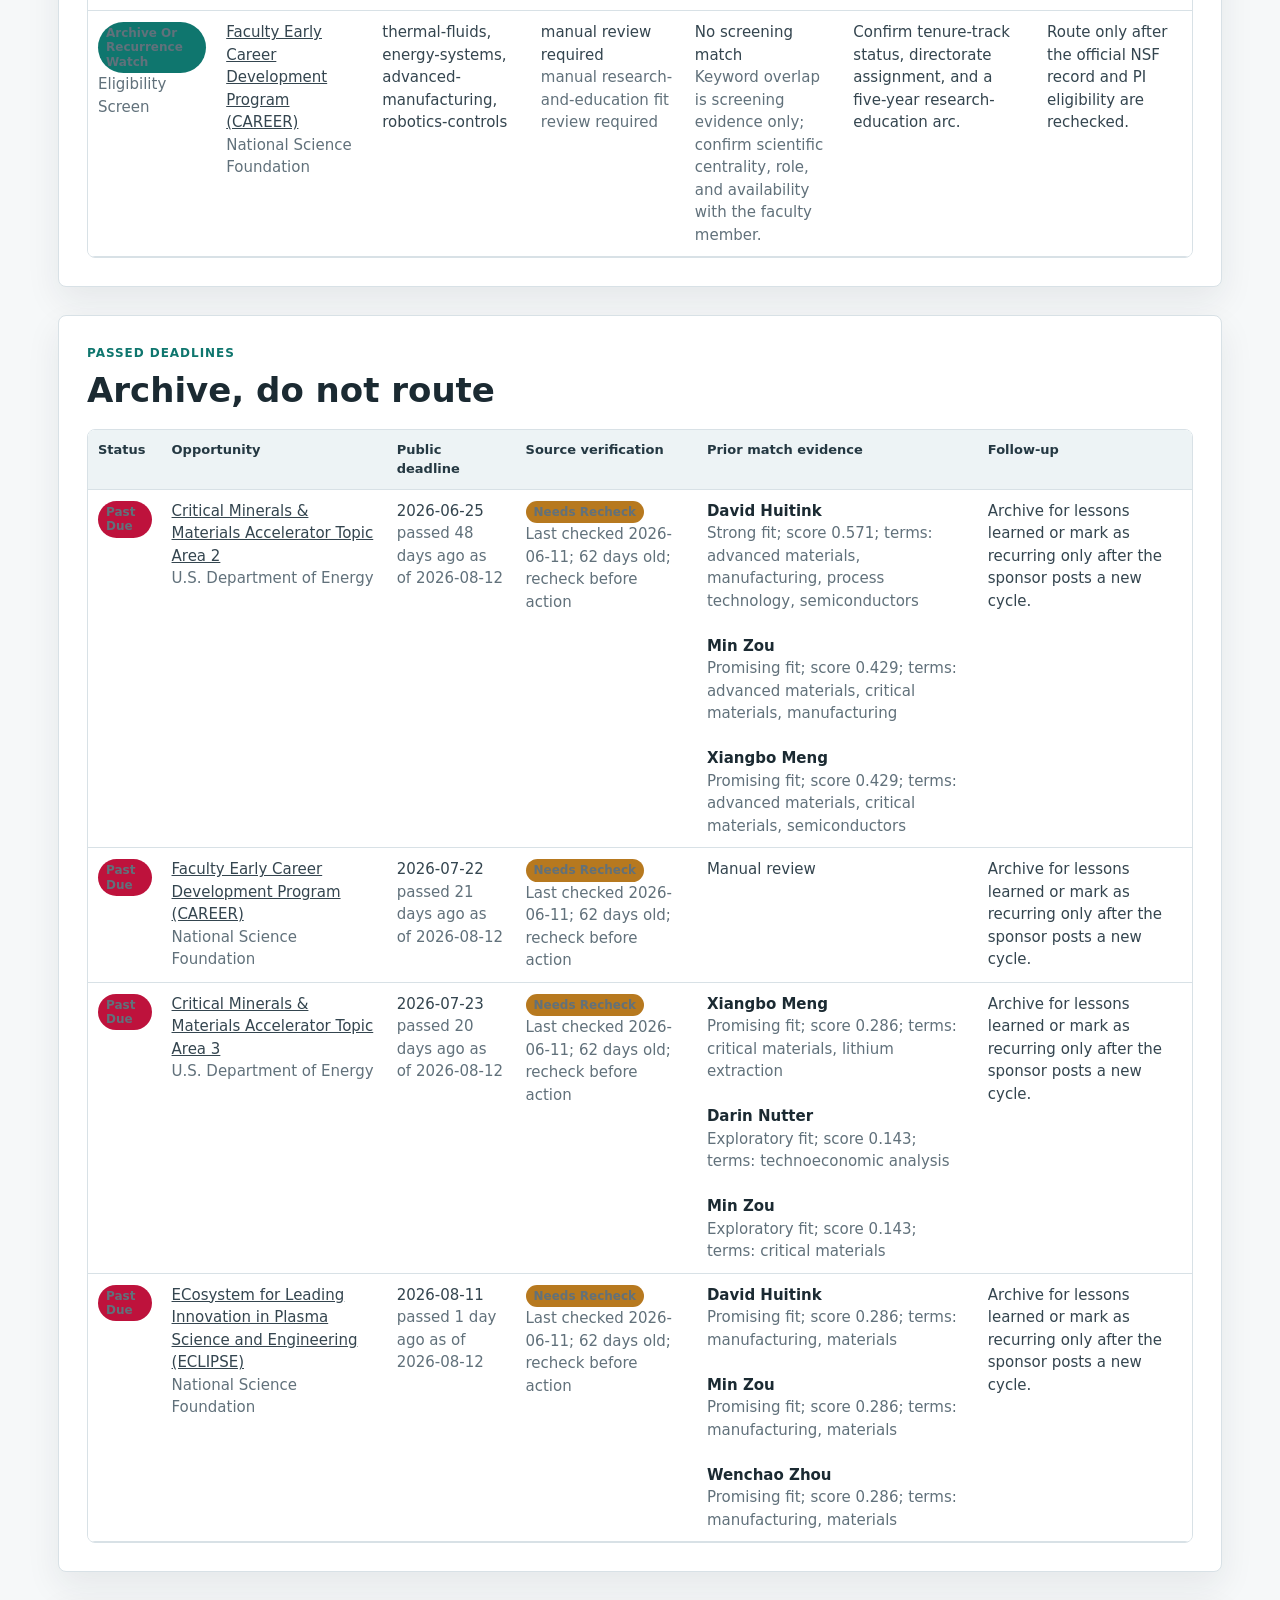
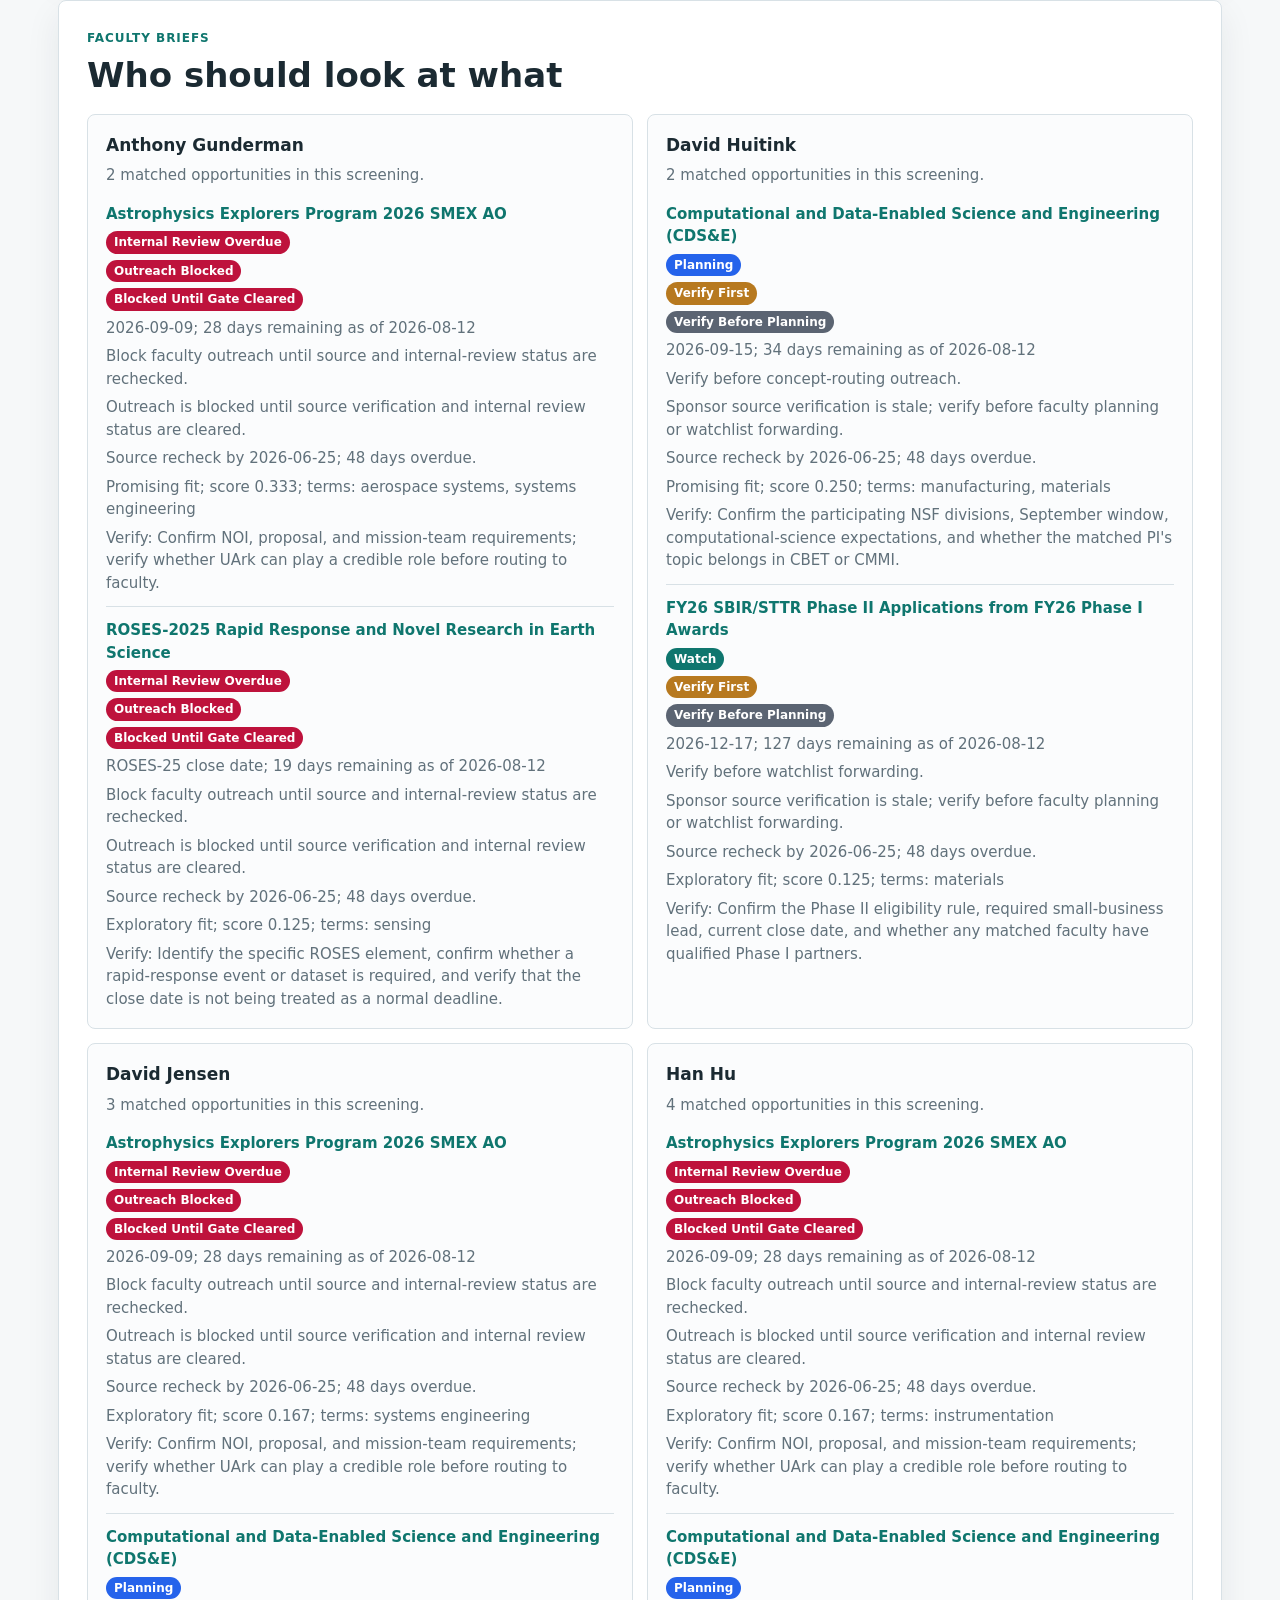
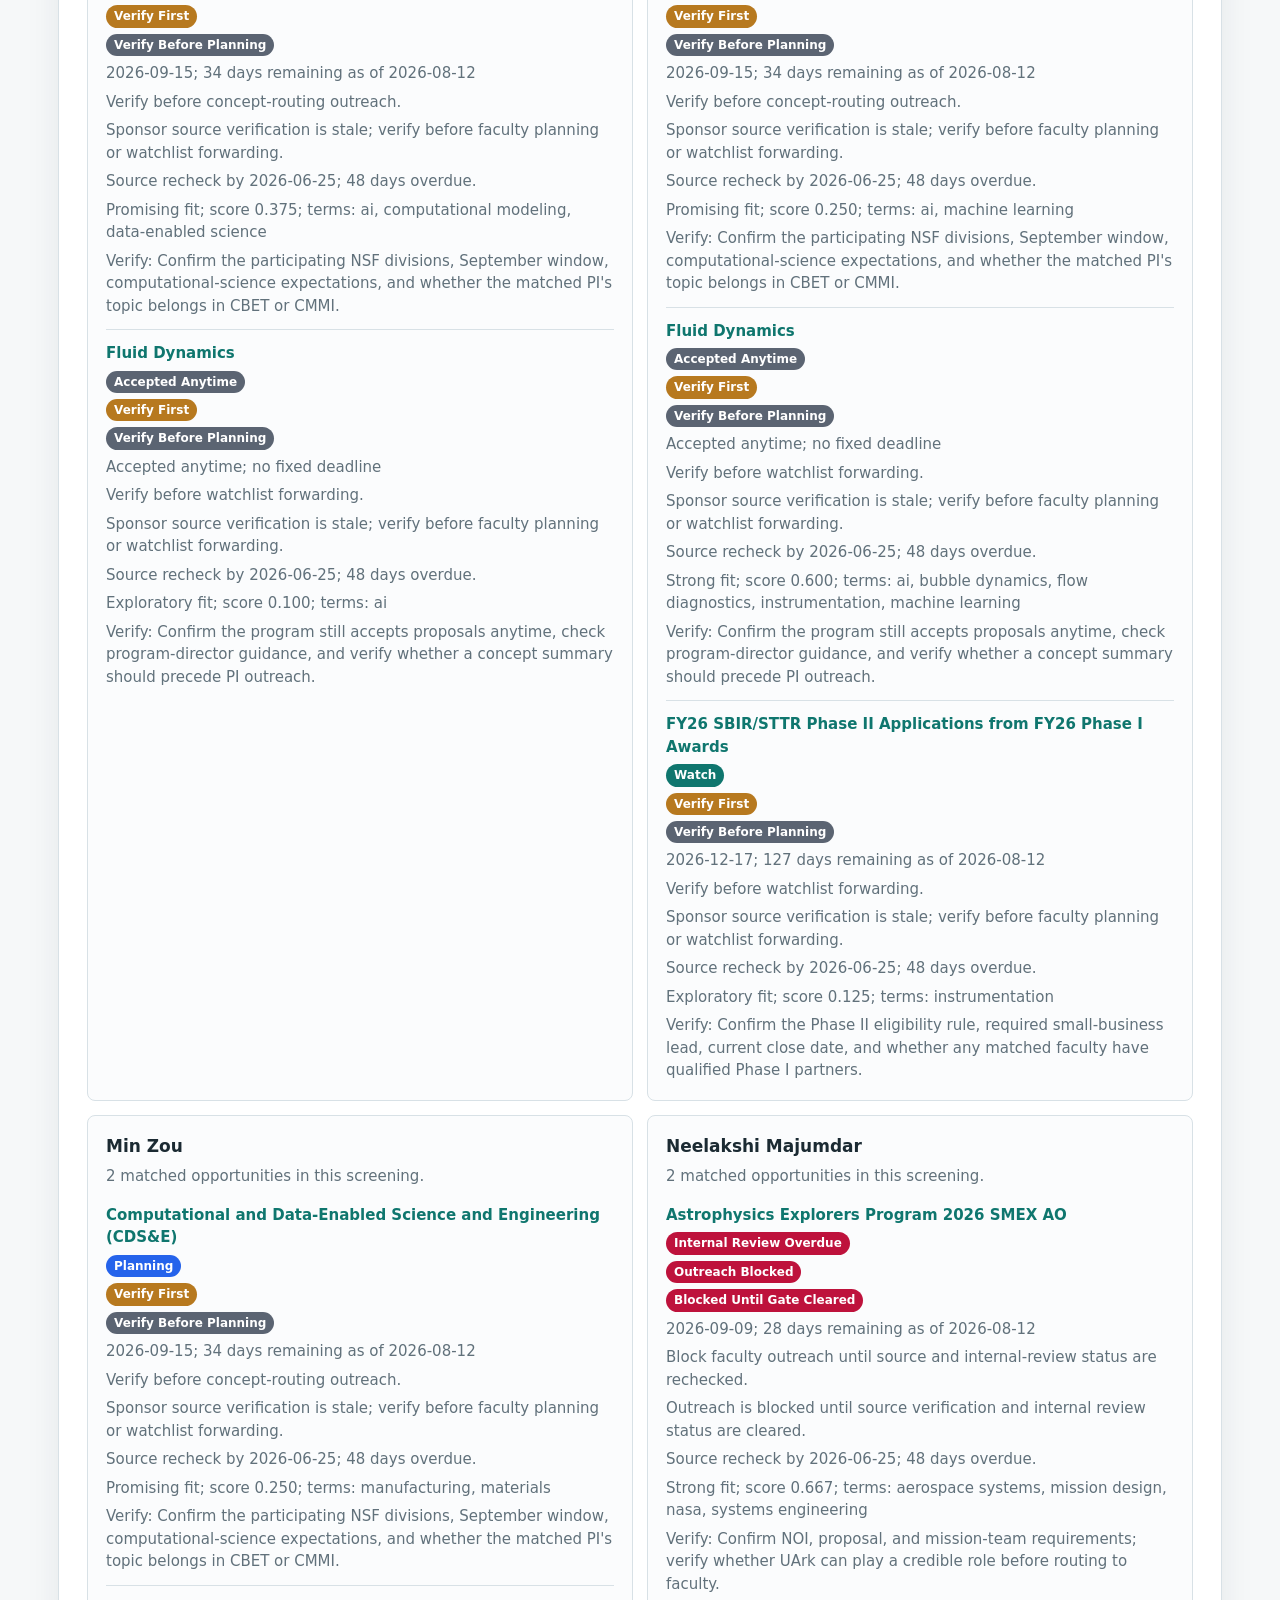
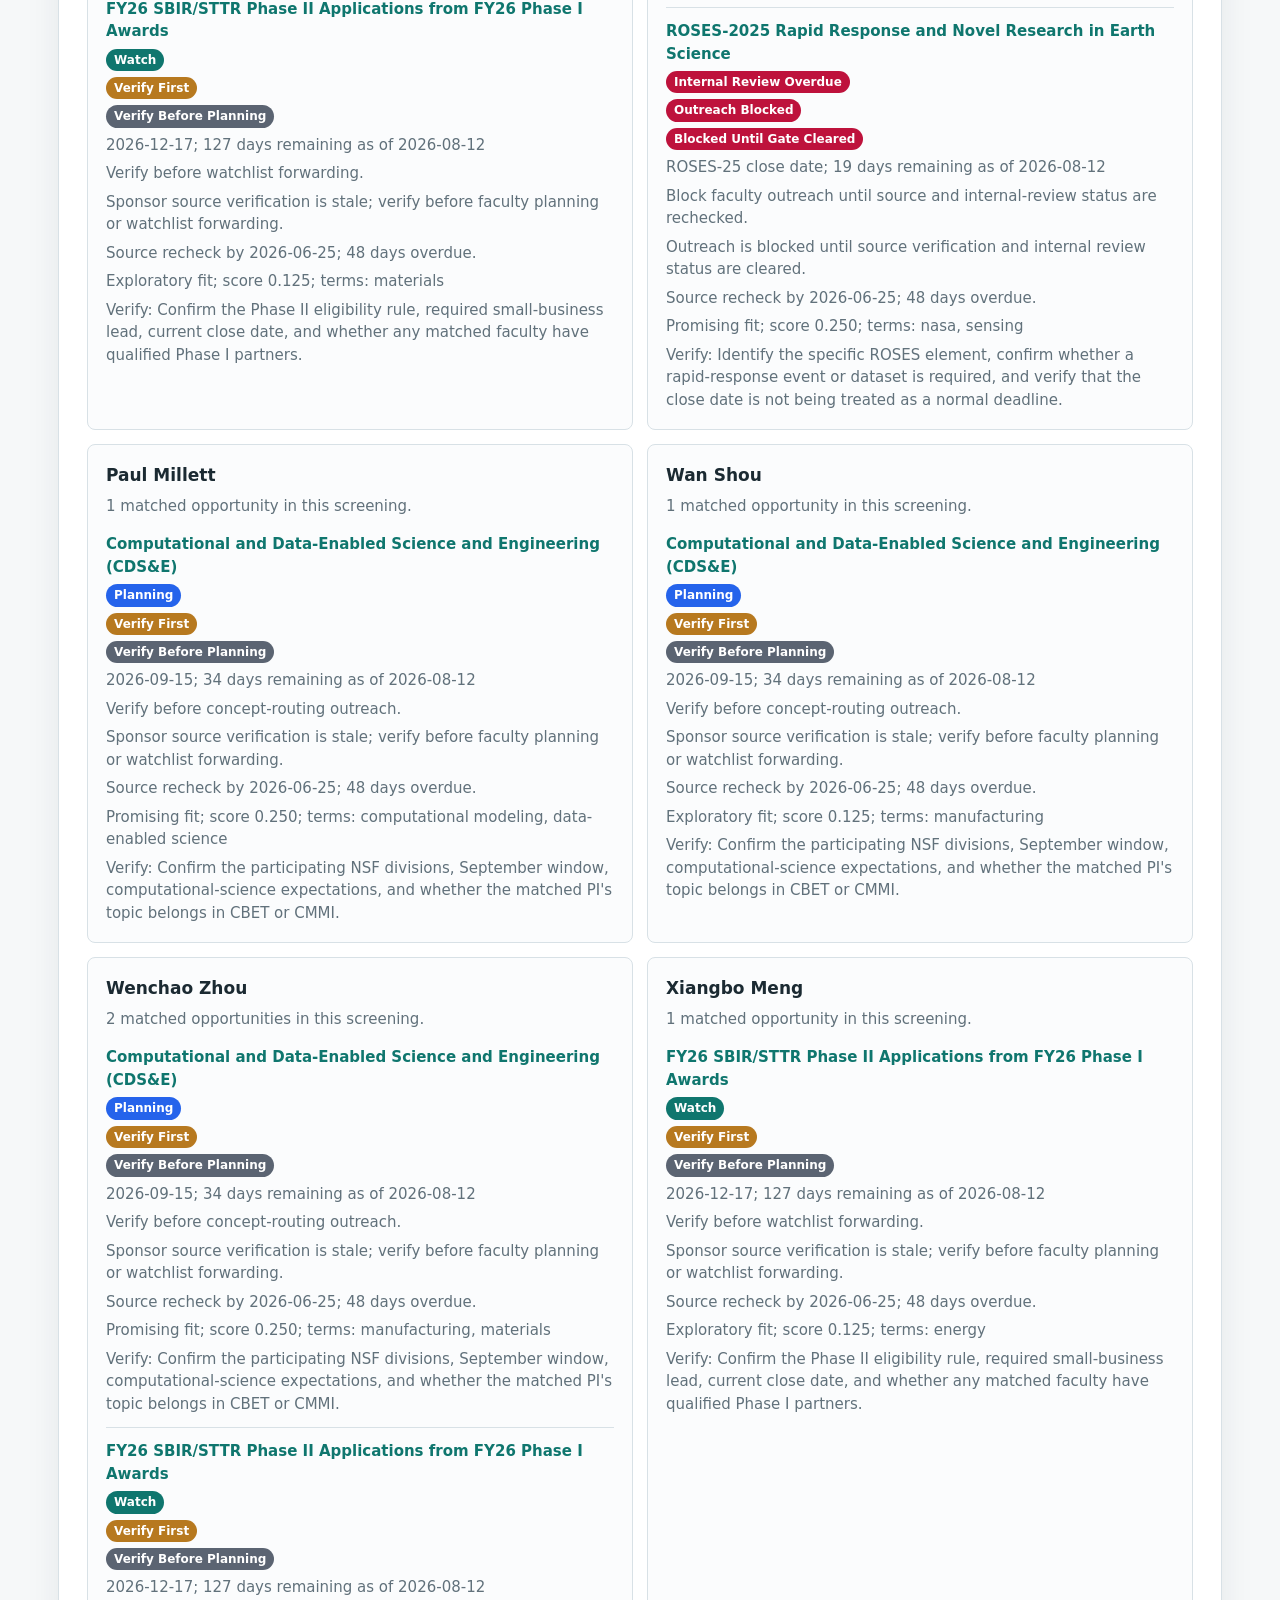
<file: site/screenings/2026-06-11.html>
<!doctype html>
<html lang="en">
<head>
  <meta charset="utf-8">
  <meta name="viewport" content="width=device-width, initial-scale=1">
  <title>Funding Screening - 2026-06-11</title>
  <link rel="stylesheet" href="../styles.css">
</head>
<body>
  <header class="topbar">
    <div><p class="eyebrow">Funding Screening</p><h1>June 11, 2026</h1></div>
    <nav><a href="../index.html">Dashboard</a><a href="https://github.com/hanhuark/funding-compiler">GitHub</a></nav>
  </header>
  <main>
    <section class="overview">
      <div class="overview-copy">
        <p class="eyebrow">Current opportunity snapshot</p>
        <h2>Faculty action inbox for active funding opportunities.</h2>
        <p>Curated scan of opportunities that appear actionable for UArk MEEG based on public sponsor pages checked on June 11, 2026 and refreshed on 2026-08-12.</p>
      </div>
      <div class="metrics">
        <div class="metric"><span>10</span><p>Opportunities screened</p></div>
        <div class="metric"><span>35</span><p>Faculty alignments</p></div>
        <div class="metric"><span>2</span><p>Urgent or overdue actions</p></div>
      </div>
    </section>
    <section class="notice" role="note">
      Sponsor pages remain authoritative. Eligibility, cost share, limited-submission rules, and internal routing should be verified before faculty commit proposal-development time.
    </section>
    <section class="panel">
      <div class="section-heading"><p class="eyebrow">Decision Summary</p><h2>What needs attention first</h2></div>
      <div class="summary-grid">
        <article><span>6</span><p>Active opportunities</p><strong>10 total screened</strong></article>
        <article><span>19</span><p>Days to nearest dated deadline</p><strong>ROSES-2025 Rapid Response and Novel Research in Earth Science</strong></article>
        <article><span>4</span><p>Passed public deadlines</p><strong>Move out of active routing</strong></article>
        <article><span>0</span><p>Do not start new proposals</p><strong>0 inside 7-day runway</strong></article>
        <article><span>6</span><p>Need source recheck</p><strong>6 overdue; 2 block outreach</strong></article>
        <article><span>2</span><p>Rolling or accepted-anytime items</p><strong>Track separately from fixed deadlines</strong></article>
      </div>
    </section>
    <section class="panel">
      <div class="section-heading"><p class="eyebrow">Timeline</p><h2>Deadlines and planning horizon</h2></div>
      <div class="timeline-wrap"><svg xmlns="http://www.w3.org/2000/svg" width="1120" height="386" viewBox="0 0 1120 386" role="img" aria-label="Funding opportunity timeline">
<rect width="100%" height="100%" fill="#ffffff"/>
<text x="24" y="28" font-family="Arial, sans-serif" font-size="18" font-weight="700" fill="#1b2a32">Funding opportunity timeline as of 2026-08-12</text>
<line x1="300" y1="32" x2="1000" y2="32" stroke="#cbd5dc" stroke-width="1"/>
<text x="24" y="60" font-family="Arial, sans-serif" font-size="12" fill="#33444e">Critical Minerals &amp; Materials Accelerator </text>
<rect x="300" y="44" width="8" height="18" rx="4" fill="#64748b"/>
<text x="316" y="58" font-family="Arial, sans-serif" font-size="12" fill="#33444e">2026-06-25 (passed 48 days ago as of 2026-08-12)</text>
<text x="24" y="94" font-family="Arial, sans-serif" font-size="12" fill="#33444e">Faculty Early Career Development Program (</text>
<rect x="300" y="78" width="8" height="18" rx="4" fill="#64748b"/>
<text x="316" y="92" font-family="Arial, sans-serif" font-size="12" fill="#33444e">2026-07-22 (passed 21 days ago as of 2026-08-12)</text>
<text x="24" y="128" font-family="Arial, sans-serif" font-size="12" fill="#33444e">Critical Minerals &amp; Materials Accelerator </text>
<rect x="300" y="112" width="8" height="18" rx="4" fill="#64748b"/>
<text x="316" y="126" font-family="Arial, sans-serif" font-size="12" fill="#33444e">2026-07-23 (passed 20 days ago as of 2026-08-12)</text>
<text x="24" y="162" font-family="Arial, sans-serif" font-size="12" fill="#33444e">ECosystem for Leading Innovation in Plasma</text>
<rect x="300" y="146" width="8" height="18" rx="4" fill="#64748b"/>
<text x="316" y="160" font-family="Arial, sans-serif" font-size="12" fill="#33444e">2026-08-11 (passed 1 day ago as of 2026-08-12)</text>
<text x="24" y="196" font-family="Arial, sans-serif" font-size="12" fill="#33444e">ROSES-2025 Rapid Response and Novel Resear</text>
<rect x="300" y="180" width="104" height="18" rx="4" fill="#b7791f"/>
<text x="412" y="194" font-family="Arial, sans-serif" font-size="12" fill="#33444e">ROSES-25 close date (19 days remaining as of 2026-08-12)</text>
<text x="24" y="230" font-family="Arial, sans-serif" font-size="12" fill="#33444e">Astrophysics Explorers Program 2026 SMEX A</text>
<rect x="300" y="214" width="154" height="18" rx="4" fill="#b7791f"/>
<text x="462" y="228" font-family="Arial, sans-serif" font-size="12" fill="#33444e">2026-09-09 (28 days remaining as of 2026-08-12)</text>
<text x="24" y="264" font-family="Arial, sans-serif" font-size="12" fill="#33444e">Computational and Data-Enabled Science and</text>
<rect x="300" y="248" width="187" height="18" rx="4" fill="#2563eb"/>
<text x="495" y="262" font-family="Arial, sans-serif" font-size="12" fill="#33444e">2026-09-15 (34 days remaining as of 2026-08-12)</text>
<text x="24" y="298" font-family="Arial, sans-serif" font-size="12" fill="#33444e">FY26 SBIR/STTR Phase II Applications from </text>
<rect x="300" y="282" width="700" height="18" rx="4" fill="#0f766e"/>
<text x="1008" y="296" font-family="Arial, sans-serif" font-size="12" fill="#33444e">2026-12-17 (127 days remaining as of 2026-08-12)</text>
<text x="24" y="340" font-family="Arial, sans-serif" font-size="12" fill="#61717b">Rolling and accepted-anytime items are tracked in the action table instead of shown as fixed deadline bars.</text>
</svg></div>
    </section>
    <section class="panel">
      <div class="section-heading"><p class="eyebrow">Action Inbox</p><h2>Faculty-facing triage table</h2></div>
      <div class="table-wrap"><table class="report-table">
        <thead><tr><th>Status</th><th>Opportunity</th><th>Public deadline</th><th>Proposal runway</th><th>Source verification</th><th>Internal review</th><th>Match evidence</th><th>Next action</th><th>Risk notes</th></tr></thead>
        <tbody><tr><td><span class="status-pill internal-review-overdue">Internal Review Overdue</span></td><td><a href="https://simpler.grants.gov/opportunity/f412520b-5594-4ff2-ae51-9de1b8d8efef">ROSES-2025 Rapid Response and Novel Research in Earth Science</a><br><span>NASA</span></td><td>ROSES-25 close date<br><span>19 days remaining as of 2026-08-12</span></td><td><span class="status-pill blocked-until-gate-cleared">Blocked Until Gate Cleared</span><br><span>Outreach is blocked until source verification and internal review status are cleared.</span></td><td><span class="status-pill source-recheck">Needs Recheck</span><br><span>Last checked 2026-06-11; 62 days old; recheck before action</span></td><td>2026-08-01 (overdue)</td><td><strong>Neelakshi Majumdar</strong><br><span>Promising fit; score 0.250; terms: nasa, sensing</span><br><br><strong>Anthony Gunderman</strong><br><span>Exploratory fit; score 0.125; terms: sensing</span></td><td>Read the specific ROSES element before contacting faculty; only forward if the rapid-response mechanism matches an active earth-science event or dataset.</td><td>The close date is not the same as a normal proposal deadline, and direct MEEG fit appears narrow.</td></tr><tr><td><span class="status-pill internal-review-overdue">Internal Review Overdue</span></td><td><a href="https://science.nasa.gov/researchers/sara/grant-solicitations/">Astrophysics Explorers Program 2026 SMEX AO</a><br><span>NASA</span></td><td>2026-09-09<br><span>28 days remaining as of 2026-08-12</span></td><td><span class="status-pill blocked-until-gate-cleared">Blocked Until Gate Cleared</span><br><span>Outreach is blocked until source verification and internal review status are cleared.</span></td><td><span class="status-pill source-recheck">Needs Recheck</span><br><span>Last checked 2026-06-11; 62 days old; recheck before action</span></td><td>2026-07-01 (overdue)</td><td><strong>Neelakshi Majumdar</strong><br><span>Strong fit; score 0.667; terms: aerospace systems, mission design, nasa, systems engineering</span><br><br><strong>Anthony Gunderman</strong><br><span>Promising fit; score 0.333; terms: aerospace systems, systems engineering</span><br><br><strong>David Jensen</strong><br><span>Exploratory fit; score 0.167; terms: systems engineering</span></td><td>Treat as a strategic aerospace/systems opportunity; verify NOI requirements and whether UArk has a realistic mission-team role.</td><td>Mission-scale AO is unlikely to be a standard single-PI research proposal.</td></tr><tr><td><span class="status-pill planning">Planning</span></td><td><a href="https://www.nsf.gov/funding/opportunities/cdse-computational-data-enabled-science-engineering">Computational and Data-Enabled Science and Engineering (CDS&amp;E)</a><br><span>National Science Foundation</span></td><td>2026-09-15<br><span>34 days remaining as of 2026-08-12</span></td><td><span class="status-pill verify-before-planning">Verify Before Planning</span><br><span>Sponsor source verification is stale; verify before faculty planning or watchlist forwarding.</span></td><td><span class="status-pill source-recheck">Needs Recheck</span><br><span>Last checked 2026-06-11; 62 days old; recheck before action</span></td><td>2026-08-15</td><td><strong>David Jensen</strong><br><span>Promising fit; score 0.375; terms: ai, computational modeling, data-enabled science</span><br><br><strong>David Huitink</strong><br><span>Promising fit; score 0.250; terms: manufacturing, materials</span><br><br><strong>Han Hu</strong><br><span>Promising fit; score 0.250; terms: ai, machine learning</span></td><td>Identify projects where computation or data-enabled methods are the intellectual core, not only a tool layered onto another proposal.</td><td>Fit should be checked against the participating NSF division and September submission window.</td></tr><tr><td><span class="status-pill watch">Watch</span></td><td><a href="https://science.osti.gov/grants/FOAs/Open">FY26 SBIR/STTR Phase II Applications from FY26 Phase I Awards</a><br><span>U.S. Department of Energy Office of Science</span></td><td>2026-12-17<br><span>127 days remaining as of 2026-08-12</span></td><td><span class="status-pill verify-before-planning">Verify Before Planning</span><br><span>Sponsor source verification is stale; verify before faculty planning or watchlist forwarding.</span></td><td><span class="status-pill source-recheck">Needs Recheck</span><br><span>Last checked 2026-06-11; 62 days old; recheck before action</span></td><td>2026-11-17</td><td><strong>David Huitink</strong><br><span>Exploratory fit; score 0.125; terms: materials</span><br><br><strong>Han Hu</strong><br><span>Exploratory fit; score 0.125; terms: instrumentation</span><br><br><strong>Min Zou</strong><br><span>Exploratory fit; score 0.125; terms: materials</span></td><td>Forward only to faculty with eligible small-business partners that hold relevant FY26 Phase I awards.</td><td>Not a standard university PI opportunity; participation depends on a qualified small-business lead.</td></tr><tr><td><span class="status-pill accepted-anytime">Accepted Anytime</span></td><td><a href="https://www.nsf.gov/funding/opportunities/fluid-dynamics">Fluid Dynamics</a><br><span>National Science Foundation</span></td><td>Accepted anytime<br><span>no fixed deadline</span></td><td><span class="status-pill verify-before-planning">Verify Before Planning</span><br><span>Sponsor source verification is stale; verify before faculty planning or watchlist forwarding.</span></td><td><span class="status-pill source-recheck">Needs Recheck</span><br><span>Last checked 2026-06-11; 62 days old; recheck before action</span></td><td>Not set</td><td><strong>Han Hu</strong><br><span>Strong fit; score 0.600; terms: ai, bubble dynamics, flow diagnostics, instrumentation, machine learning; +1 more</span><br><br><strong>David Jensen</strong><br><span>Exploratory fit; score 0.100; terms: ai</span></td><td>Use as a standing target for mature fluid-dynamics concepts; schedule program-director contact once a two-page concept is ready.</td><td>No urgent deadline, so the main risk is treating a broad program page as a call without sharpening the intellectual contribution.</td></tr><tr><td><span class="status-pill rolling">Rolling</span></td><td><a href="https://arpa-e-foa.energy.gov/Default.aspx?Search=CONNECT&amp;SearchType=">SCALEUP Ready</a><br><span>ARPA-E</span></td><td>Rolling while open</td><td><span class="status-pill verify-before-planning">Verify Before Planning</span><br><span>Sponsor source verification is stale; verify before faculty planning or watchlist forwarding.</span></td><td><span class="status-pill source-recheck">Needs Recheck</span><br><span>Last checked 2026-06-11; 62 days old; recheck before action</span></td><td>Not set</td><td>Manual review</td><td>Track for faculty with prior ARPA-E or energy-technology commercialization partners rather than broad distribution.</td><td>Eligibility and technology-readiness constraints may exclude ordinary university-led concepts.</td></tr></tbody>
      </table></div>
    </section>

    <section class="panel">
      <div class="section-heading"><p class="eyebrow">Source Recheck Queue</p><h2>Verify before outreach</h2></div>
      <div class="table-wrap"><table class="report-table">
        <thead><tr><th>Status</th><th>Opportunity</th><th>Proposal runway</th><th>Last checked</th><th>Recheck due</th><th>Owner</th><th>Routing gate</th><th>Verification focus</th></tr></thead>
        <tbody><tr><td><span class="status-pill internal-review-overdue">Internal Review Overdue</span></td><td><a href="https://simpler.grants.gov/opportunity/f412520b-5594-4ff2-ae51-9de1b8d8efef">ROSES-2025 Rapid Response and Novel Research in Earth Science</a><br><span>NASA</span></td><td><span class="status-pill blocked-until-gate-cleared">Blocked Until Gate Cleared</span><br><span>Outreach is blocked until source verification and internal review status are cleared.</span></td><td>2026-06-11<br><span>62 days old</span></td><td>2026-06-25<br><span>48 days overdue</span></td><td>Research development lead</td><td>Block faculty outreach until source and internal-review status are rechecked.</td><td>Identify the specific ROSES element, confirm whether a rapid-response event or dataset is required, and verify that the close date is not being treated as a normal deadline.</td></tr><tr><td><span class="status-pill internal-review-overdue">Internal Review Overdue</span></td><td><a href="https://science.nasa.gov/researchers/sara/grant-solicitations/">Astrophysics Explorers Program 2026 SMEX AO</a><br><span>NASA</span></td><td><span class="status-pill blocked-until-gate-cleared">Blocked Until Gate Cleared</span><br><span>Outreach is blocked until source verification and internal review status are cleared.</span></td><td>2026-06-11<br><span>62 days old</span></td><td>2026-06-25<br><span>48 days overdue</span></td><td>Research development lead</td><td>Block faculty outreach until source and internal-review status are rechecked.</td><td>Confirm NOI, proposal, and mission-team requirements; verify whether UArk can play a credible role before routing to faculty.</td></tr><tr><td><span class="status-pill planning">Planning</span></td><td><a href="https://www.nsf.gov/funding/opportunities/cdse-computational-data-enabled-science-engineering">Computational and Data-Enabled Science and Engineering (CDS&amp;E)</a><br><span>National Science Foundation</span></td><td><span class="status-pill verify-before-planning">Verify Before Planning</span><br><span>Sponsor source verification is stale; verify before faculty planning or watchlist forwarding.</span></td><td>2026-06-11<br><span>62 days old</span></td><td>2026-06-25<br><span>48 days overdue</span></td><td>Research development lead</td><td>Verify before concept-routing outreach.</td><td>Confirm the participating NSF divisions, September window, computational-science expectations, and whether the matched PI&#x27;s topic belongs in CBET or CMMI.</td></tr><tr><td><span class="status-pill accepted-anytime">Accepted Anytime</span></td><td><a href="https://www.nsf.gov/funding/opportunities/fluid-dynamics">Fluid Dynamics</a><br><span>National Science Foundation</span></td><td><span class="status-pill verify-before-planning">Verify Before Planning</span><br><span>Sponsor source verification is stale; verify before faculty planning or watchlist forwarding.</span></td><td>2026-06-11<br><span>62 days old</span></td><td>2026-06-25<br><span>48 days overdue</span></td><td>Research development lead</td><td>Verify before watchlist forwarding.</td><td>Confirm the program still accepts proposals anytime, check program-director guidance, and verify whether a concept summary should precede PI outreach.</td></tr><tr><td><span class="status-pill watch">Watch</span></td><td><a href="https://science.osti.gov/grants/FOAs/Open">FY26 SBIR/STTR Phase II Applications from FY26 Phase I Awards</a><br><span>U.S. Department of Energy Office of Science</span></td><td><span class="status-pill verify-before-planning">Verify Before Planning</span><br><span>Sponsor source verification is stale; verify before faculty planning or watchlist forwarding.</span></td><td>2026-06-11<br><span>62 days old</span></td><td>2026-06-25<br><span>48 days overdue</span></td><td>Research development lead</td><td>Verify before watchlist forwarding.</td><td>Confirm the Phase II eligibility rule, required small-business lead, current close date, and whether any matched faculty have qualified Phase I partners.</td></tr><tr><td><span class="status-pill rolling">Rolling</span></td><td><a href="https://arpa-e-foa.energy.gov/Default.aspx?Search=CONNECT&amp;SearchType=">SCALEUP Ready</a><br><span>ARPA-E</span></td><td><span class="status-pill verify-before-planning">Verify Before Planning</span><br><span>Sponsor source verification is stale; verify before faculty planning or watchlist forwarding.</span></td><td>2026-06-11<br><span>62 days old</span></td><td>2026-06-25<br><span>48 days overdue</span></td><td>Research development lead</td><td>Verify before watchlist forwarding.</td><td>Confirm the rolling opportunity is still open, check technology-readiness and prior ARPA-E requirements, and identify partner prerequisites.</td></tr></tbody>
      </table></div>
    </section>


    <section class="panel">
      <div class="section-heading"><p class="eyebrow">Proposal Campaign Board</p><h2>Scientific fit, eligibility, and team gaps before drafting</h2><p class="section-note">Campaign fields are local planning judgments. They do not establish sponsor eligibility or faculty commitment.</p></div>
      <div class="table-wrap"><table class="report-table">
        <thead><tr><th>Campaign state</th><th>Opportunity</th><th>MEEG lane</th><th>Eligibility and fit gate</th><th>Faculty screening evidence</th><th>Team gap</th><th>Next decision</th></tr></thead>
        <tbody><tr><td><span class="status-pill blocked-by-source-verification">Blocked By Source Verification</span><br><span>Mission-Scale Triage</span></td><td><a href="https://science.nasa.gov/researchers/sara/grant-solicitations/">Astrophysics Explorers Program 2026 SMEX AO</a><br><span>NASA</span></td><td>aerospace-systems, diagnostics-ai</td><td>manual review required<br><span>manual mission-role review required</span></td><td>Neelakshi Majumdar (strong, 0.667); Anthony Gunderman (promising, 0.333); David Jensen (exploratory, 0.167)<br><span>Keyword overlap is screening evidence only; confirm scientific centrality, role, and availability with the faculty member.</span></td><td>A mission-scale call requires an existing credible mission team; no such team is recorded.</td><td>Route only if an externally confirmed mission team seeks MEEG capability.</td></tr><tr><td><span class="status-pill blocked-by-source-verification">Blocked By Source Verification</span><br><span>Concept Shaping</span></td><td><a href="https://www.nsf.gov/funding/opportunities/cdse-computational-data-enabled-science-engineering">Computational and Data-Enabled Science and Engineering (CDS&amp;E)</a><br><span>National Science Foundation</span></td><td>diagnostics-ai, thermal-fluids, advanced-manufacturing, materials</td><td>manual review required<br><span>manual computational-core review required</span></td><td>David Jensen (promising, 0.375); David Huitink (promising, 0.250); Han Hu (promising, 0.250)<br><span>Keyword overlap is screening evidence only; confirm scientific centrality, role, and availability with the faculty member.</span></td><td>Need a central computational-science advance and a validation plan beyond applying AI to a domain problem.</td><td>Confirm directorate and intellectual-core fit before asking faculty to draft.</td></tr><tr><td><span class="status-pill blocked-by-source-verification">Blocked By Source Verification</span><br><span>Company-Partner Watch</span></td><td><a href="https://science.osti.gov/grants/FOAs/Open">FY26 SBIR/STTR Phase II Applications from FY26 Phase I Awards</a><br><span>U.S. Department of Energy Office of Science</span></td><td>energy-systems, diagnostics-ai, advanced-manufacturing, materials</td><td>eligible only through qualified small-business partner<br><span>manual company-partner and technical-fit review required</span></td><td>David Huitink (exploratory, 0.125); Han Hu (exploratory, 0.125); Min Zou (exploratory, 0.125)<br><span>Keyword overlap is screening evidence only; confirm scientific centrality, role, and availability with the faculty member.</span></td><td>No qualified FY26 Phase I small-business partner is recorded.</td><td>Route only after an eligible company lead is identified and verified.</td></tr><tr><td><span class="status-pill blocked-by-source-verification">Blocked By Source Verification</span><br><span>Standing Concept Development</span></td><td><a href="https://www.nsf.gov/funding/opportunities/fluid-dynamics-pd-21-1273">Fluid Dynamics</a><br><span>National Science Foundation</span></td><td>thermal-fluids, diagnostics-ai</td><td>manual review required<br><span>standing target; manual intellectual-contribution review required</span></td><td>Han Hu (strong, 0.600); David Jensen (exploratory, 0.100)<br><span>Keyword overlap is screening evidence only; confirm scientific centrality, role, and availability with the faculty member.</span></td><td>Need a mature central fluid-mechanics question and a short concept for program-officer discussion.</td><td>After recheck, invite only faculty with a defined fluid-mechanics contribution.</td></tr><tr><td><span class="status-pill blocked-by-source-verification">Blocked By Source Verification</span><br><span>Sponsor-Text Verification</span></td><td><a href="https://simpler.grants.gov/opportunity/f412520b-5594-4ff2-ae51-9de1b8d8efef">ROSES-2025 Rapid Response and Novel Research in Earth Science</a><br><span>NASA</span></td><td>diagnostics-ai, robotics-controls</td><td>manual review required<br><span>manual earth-science trigger review required</span></td><td>Neelakshi Majumdar (promising, 0.250); Anthony Gunderman (exploratory, 0.125)<br><span>Keyword overlap is screening evidence only; confirm scientific centrality, role, and availability with the faculty member.</span></td><td>Need an active earth-science event or dataset and a science lead; generic sensing overlap is insufficient.</td><td>Read the element text before any faculty routing.</td></tr><tr><td><span class="status-pill blocked-by-source-verification">Blocked By Source Verification</span><br><span>Partner Watch</span></td><td><a href="https://arpa-e-foa.energy.gov/">SCALEUP Ready</a><br><span>ARPA-E</span></td><td>energy-systems, thermal-fluids, advanced-manufacturing</td><td>manual review required<br><span>manual technology-readiness and market-pathway review required</span></td><td>No screening match<br><span>Keyword overlap is screening evidence only; confirm scientific centrality, role, and availability with the faculty member.</span></td><td>Need a deployment-ready technology, commercialization owner, and eligible partner structure.</td><td>Do not treat as a standard PI-led grant; verify readiness and partner requirements first.</td></tr><tr><td><span class="status-pill archive-or-recurrence-watch">Archive Or Recurrence Watch</span><br><span>Archive And Recurrence Watch</span></td><td><a href="https://eere-exchange.energy.gov/Default.aspx?Search=3589&amp;SearchType=">Critical Minerals &amp; Materials Accelerator Topic Area 2</a><br><span>U.S. Department of Energy</span></td><td>advanced-manufacturing, materials, energy-systems</td><td>closed or recurrence watch<br><span>manual critical-materials pathway review required</span></td><td>David Huitink (strong, 0.571); Min Zou (promising, 0.429); Xiangbo Meng (promising, 0.429)<br><span>Keyword overlap is screening evidence only; confirm scientific centrality, role, and availability with the faculty member.</span></td><td>Need feedstock access, an eligible lead structure, and credible deployment or industry pathway.</td><td>Do not route as an active campaign; retain lessons for a future DOE cycle.</td></tr><tr><td><span class="status-pill archive-or-recurrence-watch">Archive Or Recurrence Watch</span><br><span>Team Formation</span></td><td><a href="https://eere-exchange.energy.gov/Default.aspx?Search=3589&amp;SearchType=">Critical Minerals &amp; Materials Accelerator Topic Area 3</a><br><span>U.S. Department of Energy</span></td><td>advanced-manufacturing, materials, energy-systems</td><td>manual review required<br><span>manual critical-materials pathway review required</span></td><td>Xiangbo Meng (promising, 0.286); Darin Nutter (exploratory, 0.143); Min Zou (exploratory, 0.143)<br><span>Keyword overlap is screening evidence only; confirm scientific centrality, role, and availability with the faculty member.</span></td><td>Need a verified feedstock-to-product pathway, cost-share plan, and committed partner role.</td><td>Clear sponsor evidence before scheduling a team-forming conversation.</td></tr><tr><td><span class="status-pill archive-or-recurrence-watch">Archive Or Recurrence Watch</span><br><span>Credibility Screen</span></td><td><a href="https://www.nsf.gov/funding/opportunities/eclipse-ecosystem-leading-innovation-plasma-science-engineering">ECosystem for Leading Innovation in Plasma Science and Engineering (ECLIPSE)</a><br><span>National Science Foundation</span></td><td>advanced-manufacturing, materials</td><td>manual review required<br><span>weak evidence; manual plasma-science role review required</span></td><td>David Huitink (promising, 0.286); Min Zou (promising, 0.286); Wenchao Zhou (promising, 0.286)<br><span>Keyword overlap is screening evidence only; confirm scientific centrality, role, and availability with the faculty member.</span></td><td>No verified plasma-science lead or facility is represented in the current MEEG profile set.</td><td>Do not recruit from keyword overlap alone; identify a committed plasma-science collaborator first.</td></tr><tr><td><span class="status-pill archive-or-recurrence-watch">Archive Or Recurrence Watch</span><br><span>Eligibility Screen</span></td><td><a href="https://www.nsf.gov/funding/opportunities/career-faculty-early-career-development-program">Faculty Early Career Development Program (CAREER)</a><br><span>National Science Foundation</span></td><td>thermal-fluids, energy-systems, advanced-manufacturing, robotics-controls</td><td>manual review required<br><span>manual research-and-education fit review required</span></td><td>No screening match<br><span>Keyword overlap is screening evidence only; confirm scientific centrality, role, and availability with the faculty member.</span></td><td>Confirm tenure-track status, directorate assignment, and a five-year research-education arc.</td><td>Route only after the official NSF record and PI eligibility are rechecked.</td></tr></tbody>
      </table></div>
    </section>


    <section class="panel">
      <div class="section-heading"><p class="eyebrow">Passed Deadlines</p><h2>Archive, do not route</h2></div>
      <div class="table-wrap"><table class="report-table">
        <thead><tr><th>Status</th><th>Opportunity</th><th>Public deadline</th><th>Source verification</th><th>Prior match evidence</th><th>Follow-up</th></tr></thead>
        <tbody><tr><td><span class="status-pill past-due">Past Due</span></td><td><a href="https://eere-exchange.energy.gov/Default.aspx?Search=3589&amp;SearchType=">Critical Minerals &amp; Materials Accelerator Topic Area 2</a><br><span>U.S. Department of Energy</span></td><td>2026-06-25<br><span>passed 48 days ago as of 2026-08-12</span></td><td><span class="status-pill source-recheck">Needs Recheck</span><br><span>Last checked 2026-06-11; 62 days old; recheck before action</span></td><td><strong>David Huitink</strong><br><span>Strong fit; score 0.571; terms: advanced materials, manufacturing, process technology, semiconductors</span><br><br><strong>Min Zou</strong><br><span>Promising fit; score 0.429; terms: advanced materials, critical materials, manufacturing</span><br><br><strong>Xiangbo Meng</strong><br><span>Promising fit; score 0.429; terms: advanced materials, critical materials, semiconductors</span></td><td>Archive for lessons learned or mark as recurring only after the sponsor posts a new cycle.</td></tr><tr><td><span class="status-pill past-due">Past Due</span></td><td><a href="https://www.nsf.gov/funding/opportunities/career-faculty-early-career-development-program">Faculty Early Career Development Program (CAREER)</a><br><span>National Science Foundation</span></td><td>2026-07-22<br><span>passed 21 days ago as of 2026-08-12</span></td><td><span class="status-pill source-recheck">Needs Recheck</span><br><span>Last checked 2026-06-11; 62 days old; recheck before action</span></td><td>Manual review</td><td>Archive for lessons learned or mark as recurring only after the sponsor posts a new cycle.</td></tr><tr><td><span class="status-pill past-due">Past Due</span></td><td><a href="https://eere-exchange.energy.gov/Default.aspx?Search=3589&amp;SearchType=">Critical Minerals &amp; Materials Accelerator Topic Area 3</a><br><span>U.S. Department of Energy</span></td><td>2026-07-23<br><span>passed 20 days ago as of 2026-08-12</span></td><td><span class="status-pill source-recheck">Needs Recheck</span><br><span>Last checked 2026-06-11; 62 days old; recheck before action</span></td><td><strong>Xiangbo Meng</strong><br><span>Promising fit; score 0.286; terms: critical materials, lithium extraction</span><br><br><strong>Darin Nutter</strong><br><span>Exploratory fit; score 0.143; terms: technoeconomic analysis</span><br><br><strong>Min Zou</strong><br><span>Exploratory fit; score 0.143; terms: critical materials</span></td><td>Archive for lessons learned or mark as recurring only after the sponsor posts a new cycle.</td></tr><tr><td><span class="status-pill past-due">Past Due</span></td><td><a href="https://www.nsf.gov/funding/opportunities/eclipse-ecosystem-leading-innovation-plasma-science-engineering">ECosystem for Leading Innovation in Plasma Science and Engineering (ECLIPSE)</a><br><span>National Science Foundation</span></td><td>2026-08-11<br><span>passed 1 day ago as of 2026-08-12</span></td><td><span class="status-pill source-recheck">Needs Recheck</span><br><span>Last checked 2026-06-11; 62 days old; recheck before action</span></td><td><strong>David Huitink</strong><br><span>Promising fit; score 0.286; terms: manufacturing, materials</span><br><br><strong>Min Zou</strong><br><span>Promising fit; score 0.286; terms: manufacturing, materials</span><br><br><strong>Wenchao Zhou</strong><br><span>Promising fit; score 0.286; terms: manufacturing, materials</span></td><td>Archive for lessons learned or mark as recurring only after the sponsor posts a new cycle.</td></tr></tbody>
      </table></div>
    </section>

    <section class="panel">
      <div class="section-heading"><p class="eyebrow">Faculty Briefs</p><h2>Who should look at what</h2></div>
      <div class="faculty-briefs"><article class="faculty-brief"><h3>Anthony Gunderman</h3><p>2 matched opportunities in this screening.</p><ul><li><a href="https://science.nasa.gov/researchers/sara/grant-solicitations/">Astrophysics Explorers Program 2026 SMEX AO</a><span class="status-pill internal-review-overdue">Internal Review Overdue</span><span class="status-pill outreach-blocked">Outreach Blocked</span><span class="status-pill blocked-until-gate-cleared">Blocked Until Gate Cleared</span><p>2026-09-09; 28 days remaining as of 2026-08-12</p><p>Block faculty outreach until source and internal-review status are rechecked.</p><p>Outreach is blocked until source verification and internal review status are cleared.</p><p>Source recheck by 2026-06-25; 48 days overdue.</p><p>Promising fit; score 0.333; terms: aerospace systems, systems engineering</p><p>Verify: Confirm NOI, proposal, and mission-team requirements; verify whether UArk can play a credible role before routing to faculty.</p></li><li><a href="https://simpler.grants.gov/opportunity/f412520b-5594-4ff2-ae51-9de1b8d8efef">ROSES-2025 Rapid Response and Novel Research in Earth Science</a><span class="status-pill internal-review-overdue">Internal Review Overdue</span><span class="status-pill outreach-blocked">Outreach Blocked</span><span class="status-pill blocked-until-gate-cleared">Blocked Until Gate Cleared</span><p>ROSES-25 close date; 19 days remaining as of 2026-08-12</p><p>Block faculty outreach until source and internal-review status are rechecked.</p><p>Outreach is blocked until source verification and internal review status are cleared.</p><p>Source recheck by 2026-06-25; 48 days overdue.</p><p>Exploratory fit; score 0.125; terms: sensing</p><p>Verify: Identify the specific ROSES element, confirm whether a rapid-response event or dataset is required, and verify that the close date is not being treated as a normal deadline.</p></li></ul></article><article class="faculty-brief"><h3>David Huitink</h3><p>2 matched opportunities in this screening.</p><ul><li><a href="https://www.nsf.gov/funding/opportunities/cdse-computational-data-enabled-science-engineering">Computational and Data-Enabled Science and Engineering (CDS&amp;E)</a><span class="status-pill planning">Planning</span><span class="status-pill verify-first">Verify First</span><span class="status-pill verify-before-planning">Verify Before Planning</span><p>2026-09-15; 34 days remaining as of 2026-08-12</p><p>Verify before concept-routing outreach.</p><p>Sponsor source verification is stale; verify before faculty planning or watchlist forwarding.</p><p>Source recheck by 2026-06-25; 48 days overdue.</p><p>Promising fit; score 0.250; terms: manufacturing, materials</p><p>Verify: Confirm the participating NSF divisions, September window, computational-science expectations, and whether the matched PI&#x27;s topic belongs in CBET or CMMI.</p></li><li><a href="https://science.osti.gov/grants/FOAs/Open">FY26 SBIR/STTR Phase II Applications from FY26 Phase I Awards</a><span class="status-pill watch">Watch</span><span class="status-pill verify-first">Verify First</span><span class="status-pill verify-before-planning">Verify Before Planning</span><p>2026-12-17; 127 days remaining as of 2026-08-12</p><p>Verify before watchlist forwarding.</p><p>Sponsor source verification is stale; verify before faculty planning or watchlist forwarding.</p><p>Source recheck by 2026-06-25; 48 days overdue.</p><p>Exploratory fit; score 0.125; terms: materials</p><p>Verify: Confirm the Phase II eligibility rule, required small-business lead, current close date, and whether any matched faculty have qualified Phase I partners.</p></li></ul></article><article class="faculty-brief"><h3>David Jensen</h3><p>3 matched opportunities in this screening.</p><ul><li><a href="https://science.nasa.gov/researchers/sara/grant-solicitations/">Astrophysics Explorers Program 2026 SMEX AO</a><span class="status-pill internal-review-overdue">Internal Review Overdue</span><span class="status-pill outreach-blocked">Outreach Blocked</span><span class="status-pill blocked-until-gate-cleared">Blocked Until Gate Cleared</span><p>2026-09-09; 28 days remaining as of 2026-08-12</p><p>Block faculty outreach until source and internal-review status are rechecked.</p><p>Outreach is blocked until source verification and internal review status are cleared.</p><p>Source recheck by 2026-06-25; 48 days overdue.</p><p>Exploratory fit; score 0.167; terms: systems engineering</p><p>Verify: Confirm NOI, proposal, and mission-team requirements; verify whether UArk can play a credible role before routing to faculty.</p></li><li><a href="https://www.nsf.gov/funding/opportunities/cdse-computational-data-enabled-science-engineering">Computational and Data-Enabled Science and Engineering (CDS&amp;E)</a><span class="status-pill planning">Planning</span><span class="status-pill verify-first">Verify First</span><span class="status-pill verify-before-planning">Verify Before Planning</span><p>2026-09-15; 34 days remaining as of 2026-08-12</p><p>Verify before concept-routing outreach.</p><p>Sponsor source verification is stale; verify before faculty planning or watchlist forwarding.</p><p>Source recheck by 2026-06-25; 48 days overdue.</p><p>Promising fit; score 0.375; terms: ai, computational modeling, data-enabled science</p><p>Verify: Confirm the participating NSF divisions, September window, computational-science expectations, and whether the matched PI&#x27;s topic belongs in CBET or CMMI.</p></li><li><a href="https://www.nsf.gov/funding/opportunities/fluid-dynamics">Fluid Dynamics</a><span class="status-pill accepted-anytime">Accepted Anytime</span><span class="status-pill verify-first">Verify First</span><span class="status-pill verify-before-planning">Verify Before Planning</span><p>Accepted anytime; no fixed deadline</p><p>Verify before watchlist forwarding.</p><p>Sponsor source verification is stale; verify before faculty planning or watchlist forwarding.</p><p>Source recheck by 2026-06-25; 48 days overdue.</p><p>Exploratory fit; score 0.100; terms: ai</p><p>Verify: Confirm the program still accepts proposals anytime, check program-director guidance, and verify whether a concept summary should precede PI outreach.</p></li></ul></article><article class="faculty-brief"><h3>Han Hu</h3><p>4 matched opportunities in this screening.</p><ul><li><a href="https://science.nasa.gov/researchers/sara/grant-solicitations/">Astrophysics Explorers Program 2026 SMEX AO</a><span class="status-pill internal-review-overdue">Internal Review Overdue</span><span class="status-pill outreach-blocked">Outreach Blocked</span><span class="status-pill blocked-until-gate-cleared">Blocked Until Gate Cleared</span><p>2026-09-09; 28 days remaining as of 2026-08-12</p><p>Block faculty outreach until source and internal-review status are rechecked.</p><p>Outreach is blocked until source verification and internal review status are cleared.</p><p>Source recheck by 2026-06-25; 48 days overdue.</p><p>Exploratory fit; score 0.167; terms: instrumentation</p><p>Verify: Confirm NOI, proposal, and mission-team requirements; verify whether UArk can play a credible role before routing to faculty.</p></li><li><a href="https://www.nsf.gov/funding/opportunities/cdse-computational-data-enabled-science-engineering">Computational and Data-Enabled Science and Engineering (CDS&amp;E)</a><span class="status-pill planning">Planning</span><span class="status-pill verify-first">Verify First</span><span class="status-pill verify-before-planning">Verify Before Planning</span><p>2026-09-15; 34 days remaining as of 2026-08-12</p><p>Verify before concept-routing outreach.</p><p>Sponsor source verification is stale; verify before faculty planning or watchlist forwarding.</p><p>Source recheck by 2026-06-25; 48 days overdue.</p><p>Promising fit; score 0.250; terms: ai, machine learning</p><p>Verify: Confirm the participating NSF divisions, September window, computational-science expectations, and whether the matched PI&#x27;s topic belongs in CBET or CMMI.</p></li><li><a href="https://www.nsf.gov/funding/opportunities/fluid-dynamics">Fluid Dynamics</a><span class="status-pill accepted-anytime">Accepted Anytime</span><span class="status-pill verify-first">Verify First</span><span class="status-pill verify-before-planning">Verify Before Planning</span><p>Accepted anytime; no fixed deadline</p><p>Verify before watchlist forwarding.</p><p>Sponsor source verification is stale; verify before faculty planning or watchlist forwarding.</p><p>Source recheck by 2026-06-25; 48 days overdue.</p><p>Strong fit; score 0.600; terms: ai, bubble dynamics, flow diagnostics, instrumentation, machine learning</p><p>Verify: Confirm the program still accepts proposals anytime, check program-director guidance, and verify whether a concept summary should precede PI outreach.</p></li><li><a href="https://science.osti.gov/grants/FOAs/Open">FY26 SBIR/STTR Phase II Applications from FY26 Phase I Awards</a><span class="status-pill watch">Watch</span><span class="status-pill verify-first">Verify First</span><span class="status-pill verify-before-planning">Verify Before Planning</span><p>2026-12-17; 127 days remaining as of 2026-08-12</p><p>Verify before watchlist forwarding.</p><p>Sponsor source verification is stale; verify before faculty planning or watchlist forwarding.</p><p>Source recheck by 2026-06-25; 48 days overdue.</p><p>Exploratory fit; score 0.125; terms: instrumentation</p><p>Verify: Confirm the Phase II eligibility rule, required small-business lead, current close date, and whether any matched faculty have qualified Phase I partners.</p></li></ul></article><article class="faculty-brief"><h3>Min Zou</h3><p>2 matched opportunities in this screening.</p><ul><li><a href="https://www.nsf.gov/funding/opportunities/cdse-computational-data-enabled-science-engineering">Computational and Data-Enabled Science and Engineering (CDS&amp;E)</a><span class="status-pill planning">Planning</span><span class="status-pill verify-first">Verify First</span><span class="status-pill verify-before-planning">Verify Before Planning</span><p>2026-09-15; 34 days remaining as of 2026-08-12</p><p>Verify before concept-routing outreach.</p><p>Sponsor source verification is stale; verify before faculty planning or watchlist forwarding.</p><p>Source recheck by 2026-06-25; 48 days overdue.</p><p>Promising fit; score 0.250; terms: manufacturing, materials</p><p>Verify: Confirm the participating NSF divisions, September window, computational-science expectations, and whether the matched PI&#x27;s topic belongs in CBET or CMMI.</p></li><li><a href="https://science.osti.gov/grants/FOAs/Open">FY26 SBIR/STTR Phase II Applications from FY26 Phase I Awards</a><span class="status-pill watch">Watch</span><span class="status-pill verify-first">Verify First</span><span class="status-pill verify-before-planning">Verify Before Planning</span><p>2026-12-17; 127 days remaining as of 2026-08-12</p><p>Verify before watchlist forwarding.</p><p>Sponsor source verification is stale; verify before faculty planning or watchlist forwarding.</p><p>Source recheck by 2026-06-25; 48 days overdue.</p><p>Exploratory fit; score 0.125; terms: materials</p><p>Verify: Confirm the Phase II eligibility rule, required small-business lead, current close date, and whether any matched faculty have qualified Phase I partners.</p></li></ul></article><article class="faculty-brief"><h3>Neelakshi Majumdar</h3><p>2 matched opportunities in this screening.</p><ul><li><a href="https://science.nasa.gov/researchers/sara/grant-solicitations/">Astrophysics Explorers Program 2026 SMEX AO</a><span class="status-pill internal-review-overdue">Internal Review Overdue</span><span class="status-pill outreach-blocked">Outreach Blocked</span><span class="status-pill blocked-until-gate-cleared">Blocked Until Gate Cleared</span><p>2026-09-09; 28 days remaining as of 2026-08-12</p><p>Block faculty outreach until source and internal-review status are rechecked.</p><p>Outreach is blocked until source verification and internal review status are cleared.</p><p>Source recheck by 2026-06-25; 48 days overdue.</p><p>Strong fit; score 0.667; terms: aerospace systems, mission design, nasa, systems engineering</p><p>Verify: Confirm NOI, proposal, and mission-team requirements; verify whether UArk can play a credible role before routing to faculty.</p></li><li><a href="https://simpler.grants.gov/opportunity/f412520b-5594-4ff2-ae51-9de1b8d8efef">ROSES-2025 Rapid Response and Novel Research in Earth Science</a><span class="status-pill internal-review-overdue">Internal Review Overdue</span><span class="status-pill outreach-blocked">Outreach Blocked</span><span class="status-pill blocked-until-gate-cleared">Blocked Until Gate Cleared</span><p>ROSES-25 close date; 19 days remaining as of 2026-08-12</p><p>Block faculty outreach until source and internal-review status are rechecked.</p><p>Outreach is blocked until source verification and internal review status are cleared.</p><p>Source recheck by 2026-06-25; 48 days overdue.</p><p>Promising fit; score 0.250; terms: nasa, sensing</p><p>Verify: Identify the specific ROSES element, confirm whether a rapid-response event or dataset is required, and verify that the close date is not being treated as a normal deadline.</p></li></ul></article><article class="faculty-brief"><h3>Paul Millett</h3><p>1 matched opportunity in this screening.</p><ul><li><a href="https://www.nsf.gov/funding/opportunities/cdse-computational-data-enabled-science-engineering">Computational and Data-Enabled Science and Engineering (CDS&amp;E)</a><span class="status-pill planning">Planning</span><span class="status-pill verify-first">Verify First</span><span class="status-pill verify-before-planning">Verify Before Planning</span><p>2026-09-15; 34 days remaining as of 2026-08-12</p><p>Verify before concept-routing outreach.</p><p>Sponsor source verification is stale; verify before faculty planning or watchlist forwarding.</p><p>Source recheck by 2026-06-25; 48 days overdue.</p><p>Promising fit; score 0.250; terms: computational modeling, data-enabled science</p><p>Verify: Confirm the participating NSF divisions, September window, computational-science expectations, and whether the matched PI&#x27;s topic belongs in CBET or CMMI.</p></li></ul></article><article class="faculty-brief"><h3>Wan Shou</h3><p>1 matched opportunity in this screening.</p><ul><li><a href="https://www.nsf.gov/funding/opportunities/cdse-computational-data-enabled-science-engineering">Computational and Data-Enabled Science and Engineering (CDS&amp;E)</a><span class="status-pill planning">Planning</span><span class="status-pill verify-first">Verify First</span><span class="status-pill verify-before-planning">Verify Before Planning</span><p>2026-09-15; 34 days remaining as of 2026-08-12</p><p>Verify before concept-routing outreach.</p><p>Sponsor source verification is stale; verify before faculty planning or watchlist forwarding.</p><p>Source recheck by 2026-06-25; 48 days overdue.</p><p>Exploratory fit; score 0.125; terms: manufacturing</p><p>Verify: Confirm the participating NSF divisions, September window, computational-science expectations, and whether the matched PI&#x27;s topic belongs in CBET or CMMI.</p></li></ul></article><article class="faculty-brief"><h3>Wenchao Zhou</h3><p>2 matched opportunities in this screening.</p><ul><li><a href="https://www.nsf.gov/funding/opportunities/cdse-computational-data-enabled-science-engineering">Computational and Data-Enabled Science and Engineering (CDS&amp;E)</a><span class="status-pill planning">Planning</span><span class="status-pill verify-first">Verify First</span><span class="status-pill verify-before-planning">Verify Before Planning</span><p>2026-09-15; 34 days remaining as of 2026-08-12</p><p>Verify before concept-routing outreach.</p><p>Sponsor source verification is stale; verify before faculty planning or watchlist forwarding.</p><p>Source recheck by 2026-06-25; 48 days overdue.</p><p>Promising fit; score 0.250; terms: manufacturing, materials</p><p>Verify: Confirm the participating NSF divisions, September window, computational-science expectations, and whether the matched PI&#x27;s topic belongs in CBET or CMMI.</p></li><li><a href="https://science.osti.gov/grants/FOAs/Open">FY26 SBIR/STTR Phase II Applications from FY26 Phase I Awards</a><span class="status-pill watch">Watch</span><span class="status-pill verify-first">Verify First</span><span class="status-pill verify-before-planning">Verify Before Planning</span><p>2026-12-17; 127 days remaining as of 2026-08-12</p><p>Verify before watchlist forwarding.</p><p>Sponsor source verification is stale; verify before faculty planning or watchlist forwarding.</p><p>Source recheck by 2026-06-25; 48 days overdue.</p><p>Exploratory fit; score 0.125; terms: materials</p><p>Verify: Confirm the Phase II eligibility rule, required small-business lead, current close date, and whether any matched faculty have qualified Phase I partners.</p></li></ul></article><article class="faculty-brief"><h3>Xiangbo Meng</h3><p>1 matched opportunity in this screening.</p><ul><li><a href="https://science.osti.gov/grants/FOAs/Open">FY26 SBIR/STTR Phase II Applications from FY26 Phase I Awards</a><span class="status-pill watch">Watch</span><span class="status-pill verify-first">Verify First</span><span class="status-pill verify-before-planning">Verify Before Planning</span><p>2026-12-17; 127 days remaining as of 2026-08-12</p><p>Verify before watchlist forwarding.</p><p>Sponsor source verification is stale; verify before faculty planning or watchlist forwarding.</p><p>Source recheck by 2026-06-25; 48 days overdue.</p><p>Exploratory fit; score 0.125; terms: energy</p><p>Verify: Confirm the Phase II eligibility rule, required small-business lead, current close date, and whether any matched faculty have qualified Phase I partners.</p></li></ul></article></div>
    </section>
  </main>
</body>
</html>
</file>
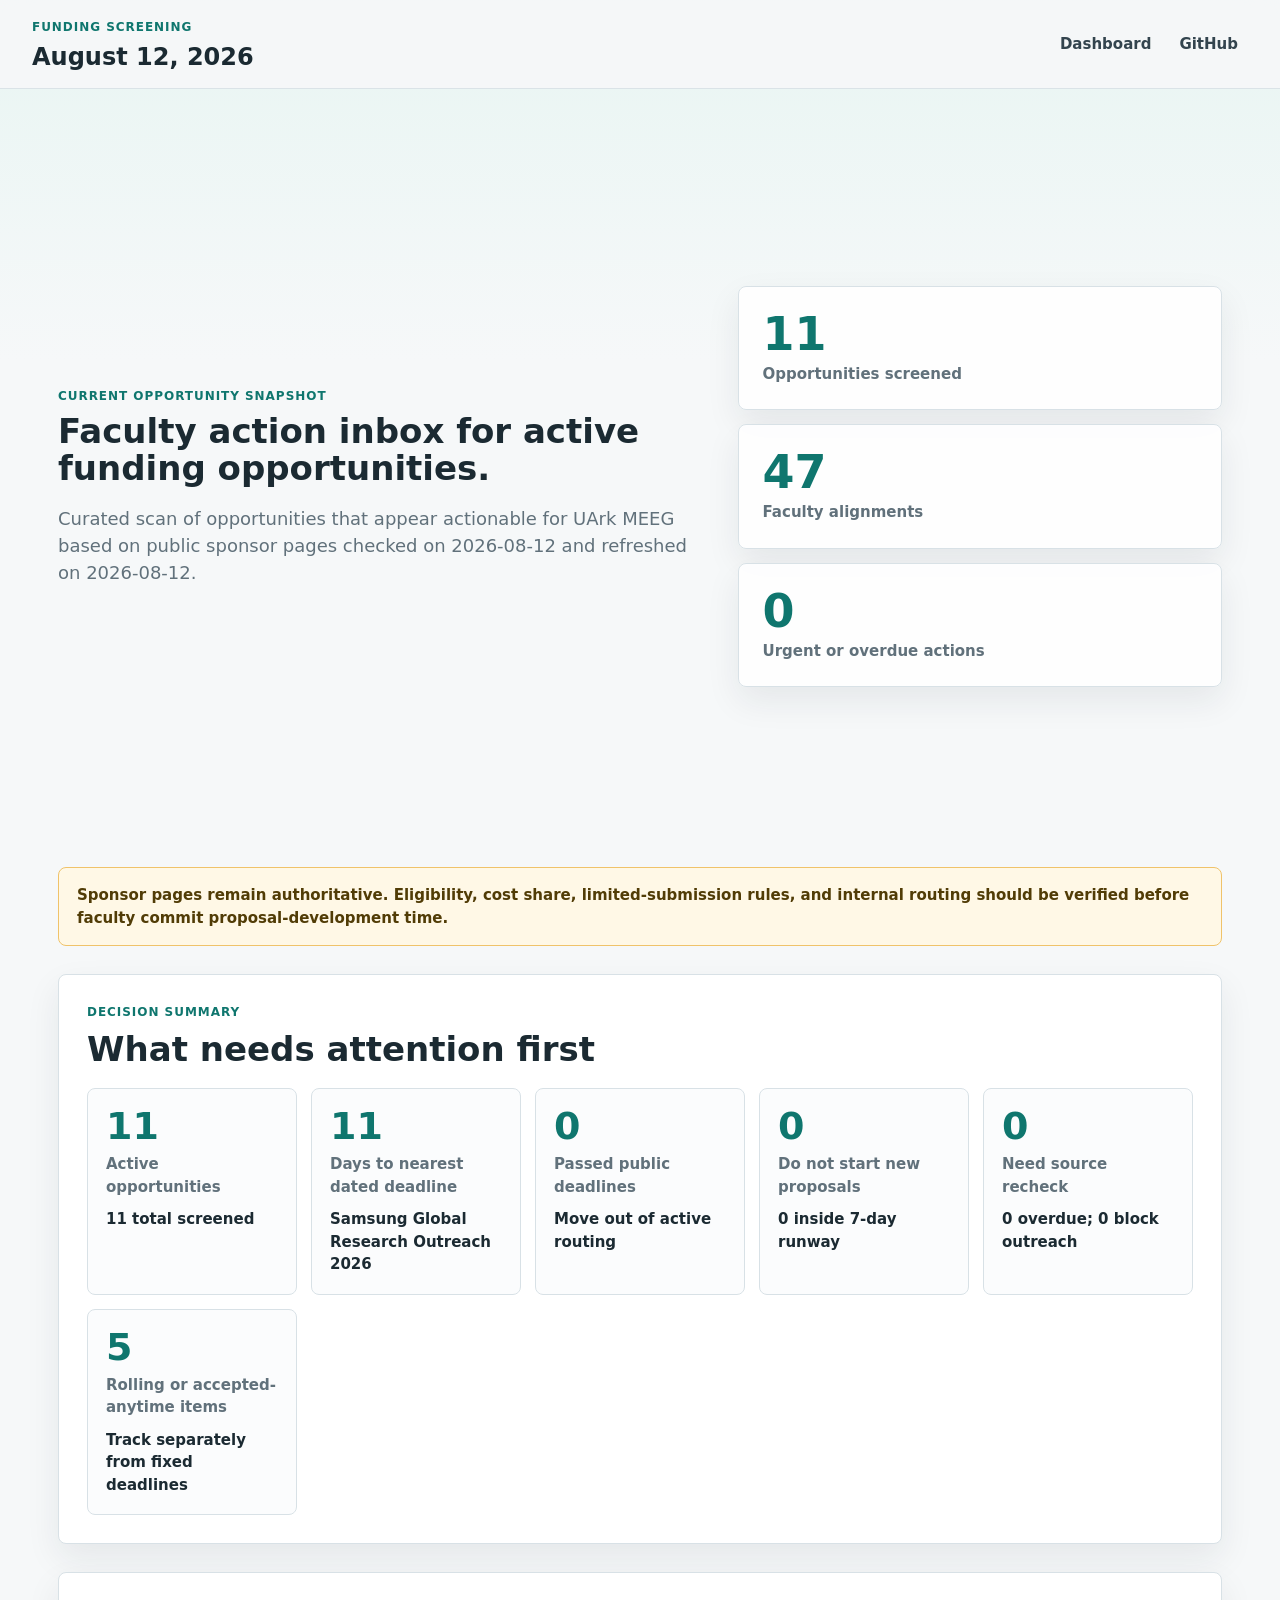
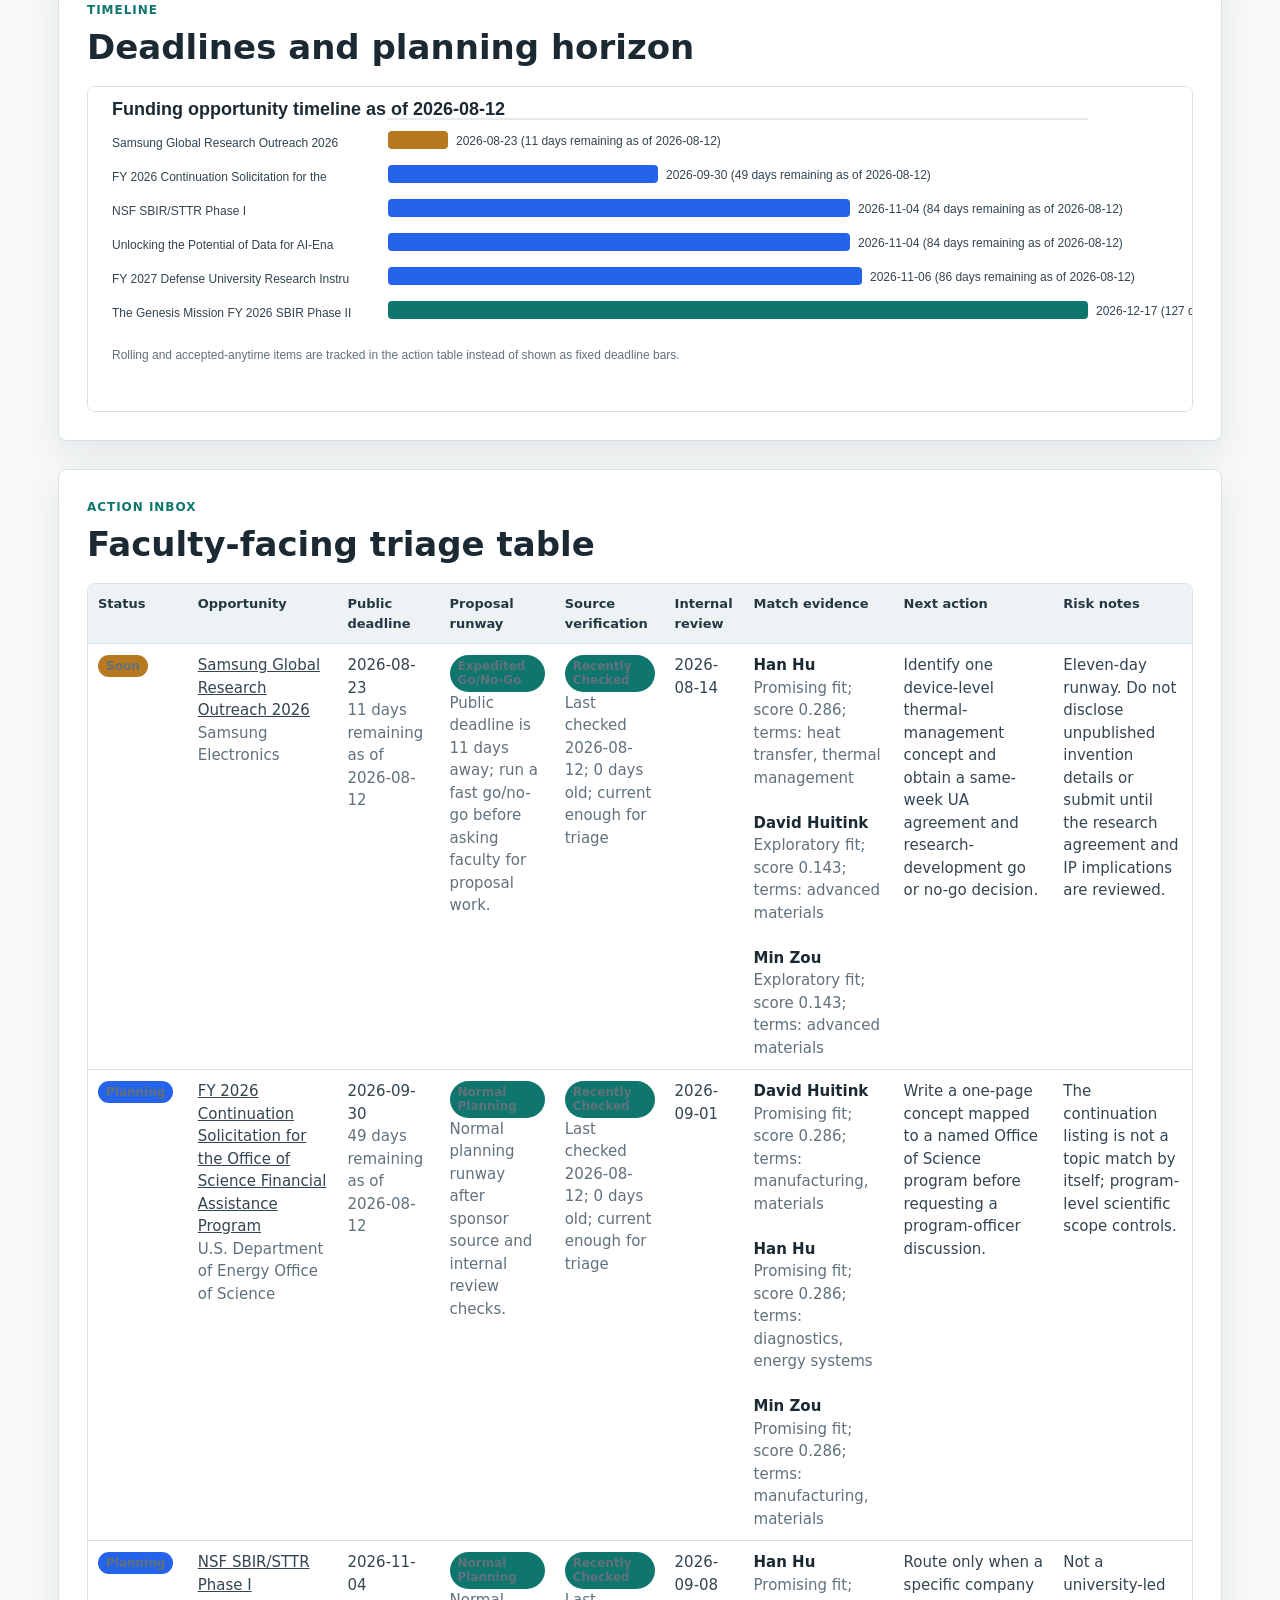
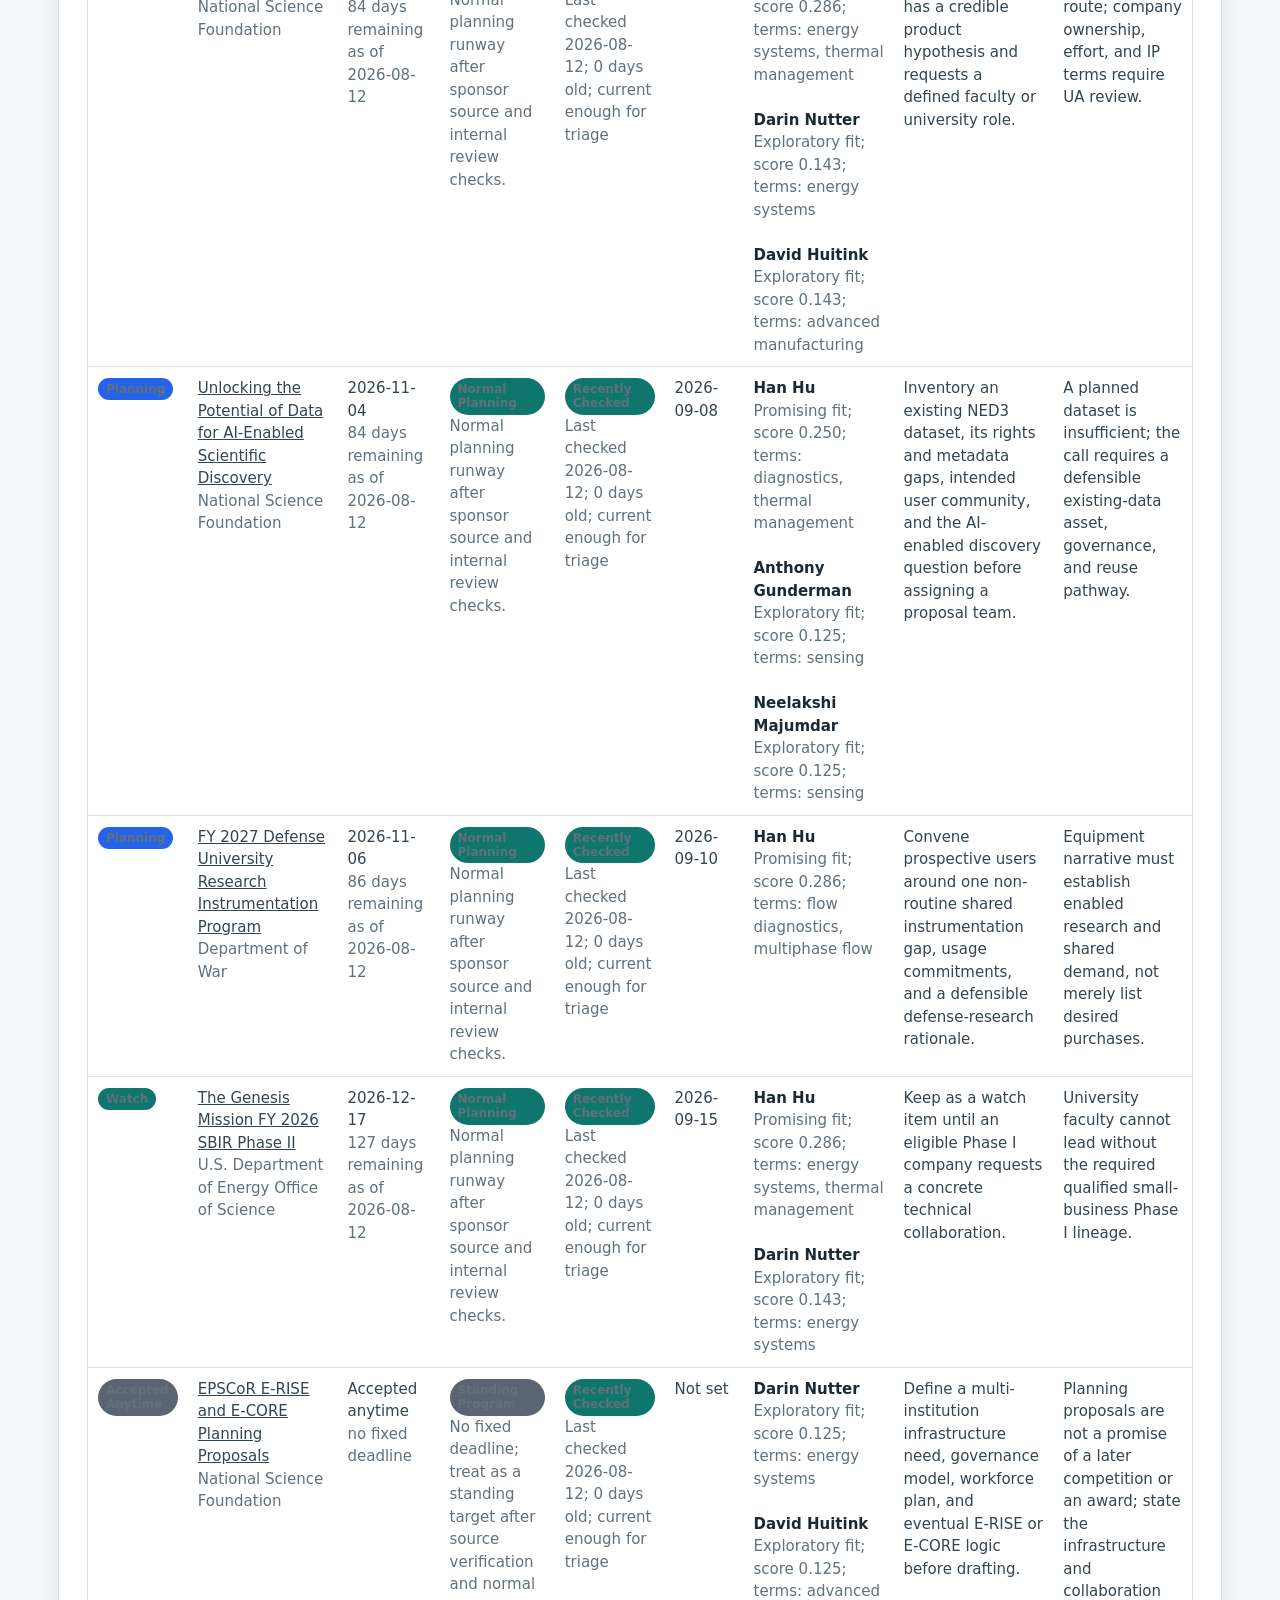
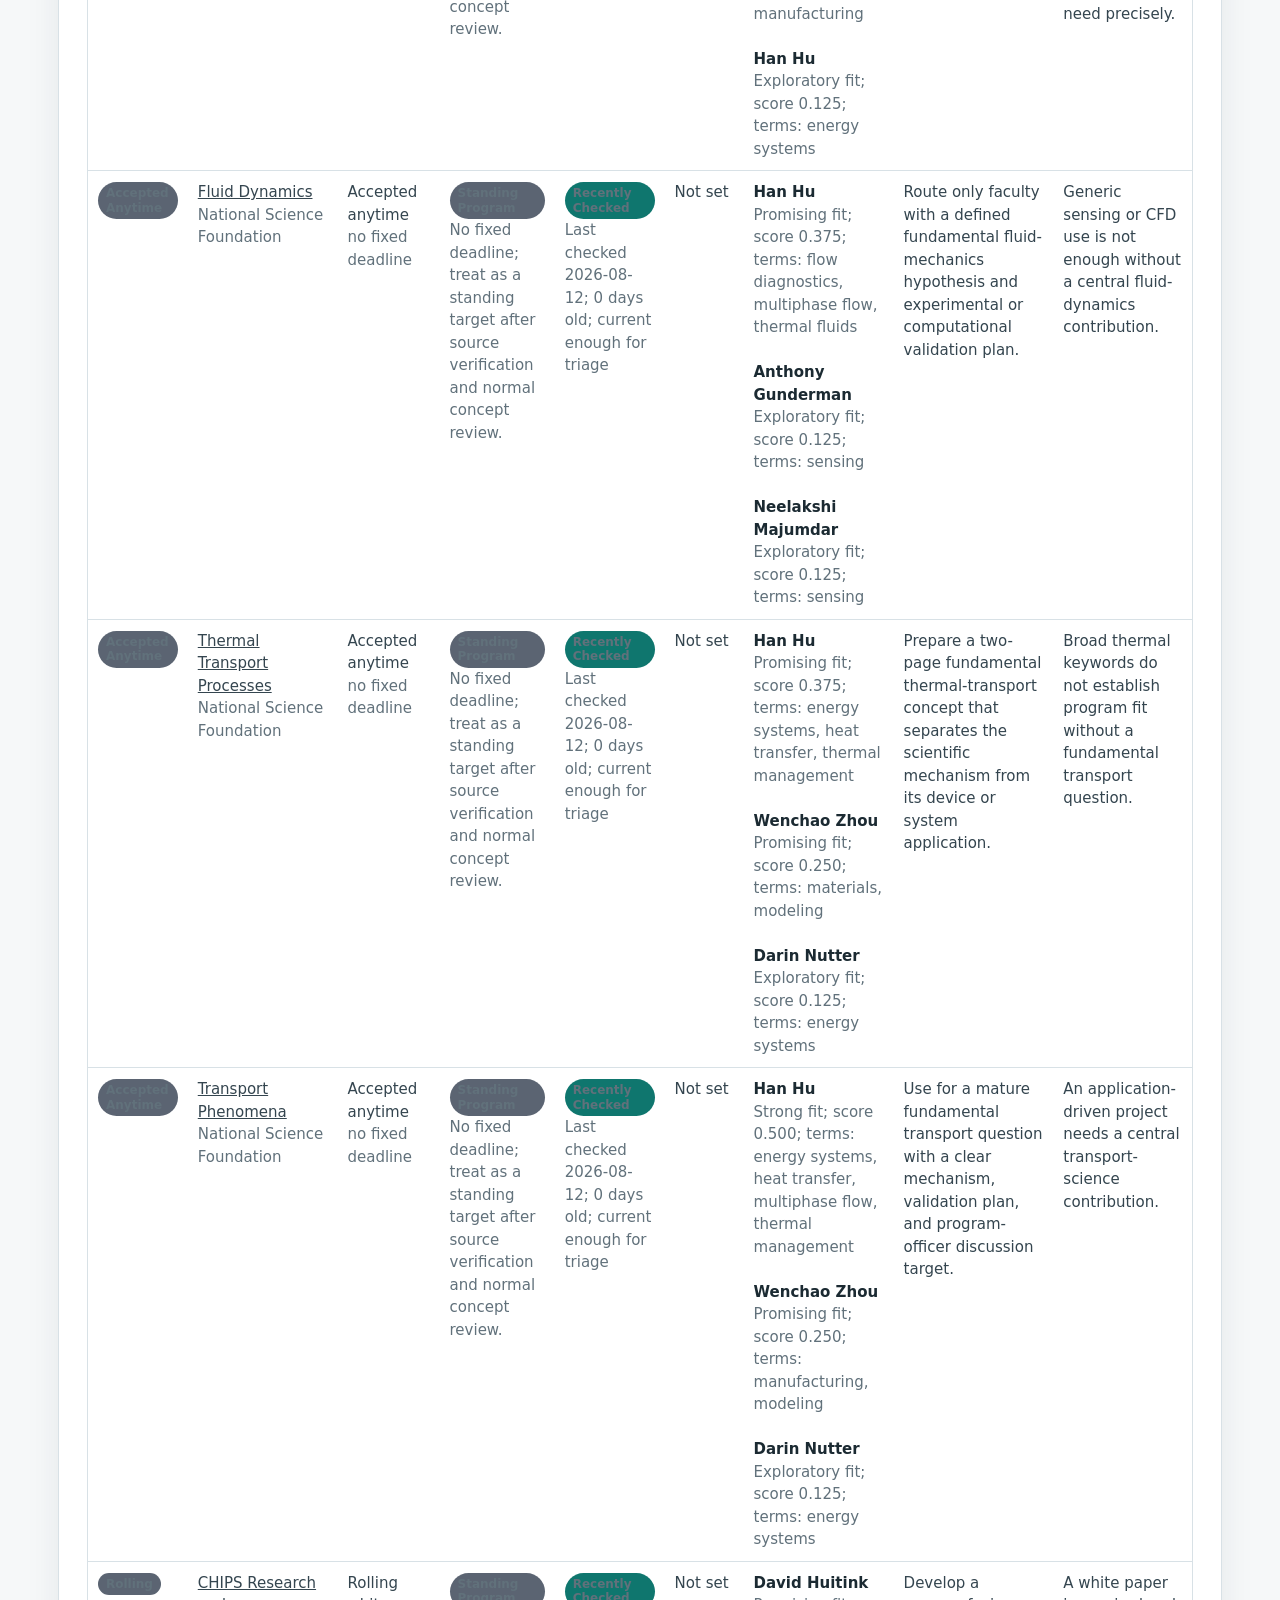
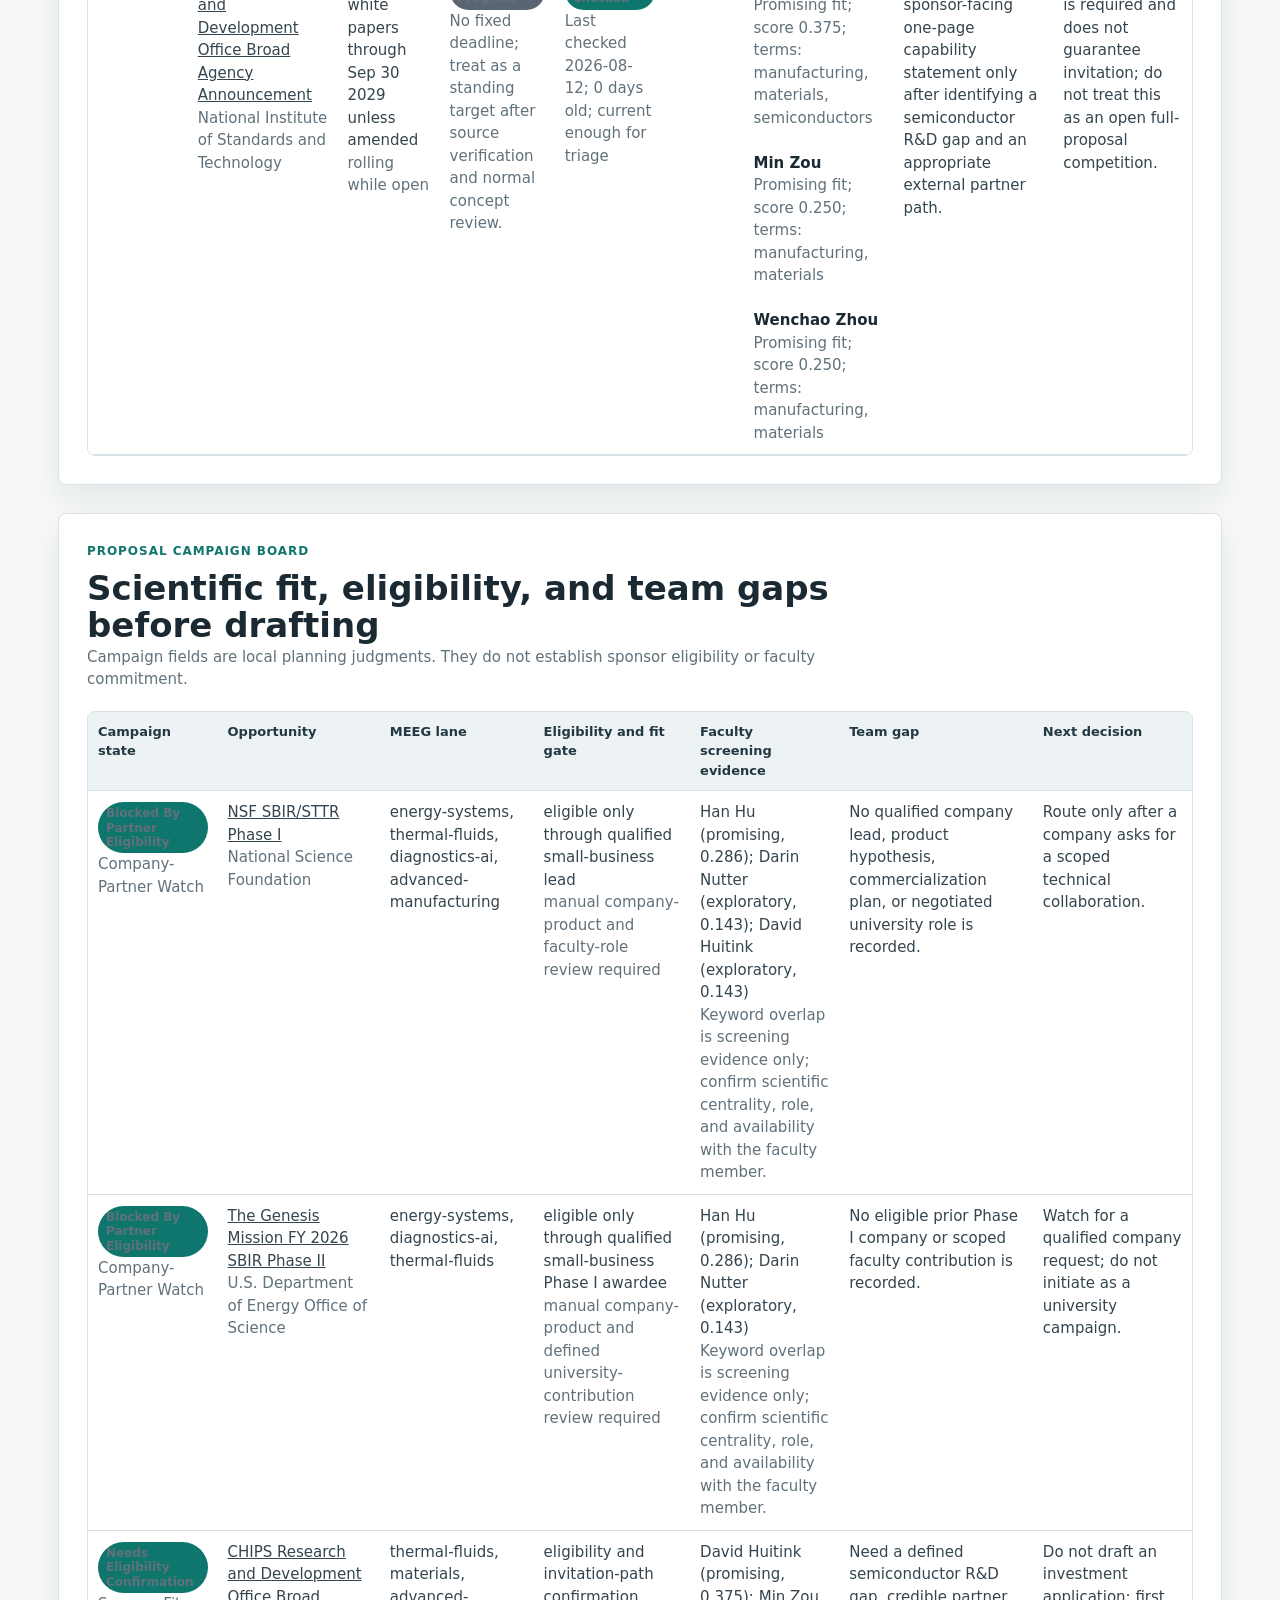
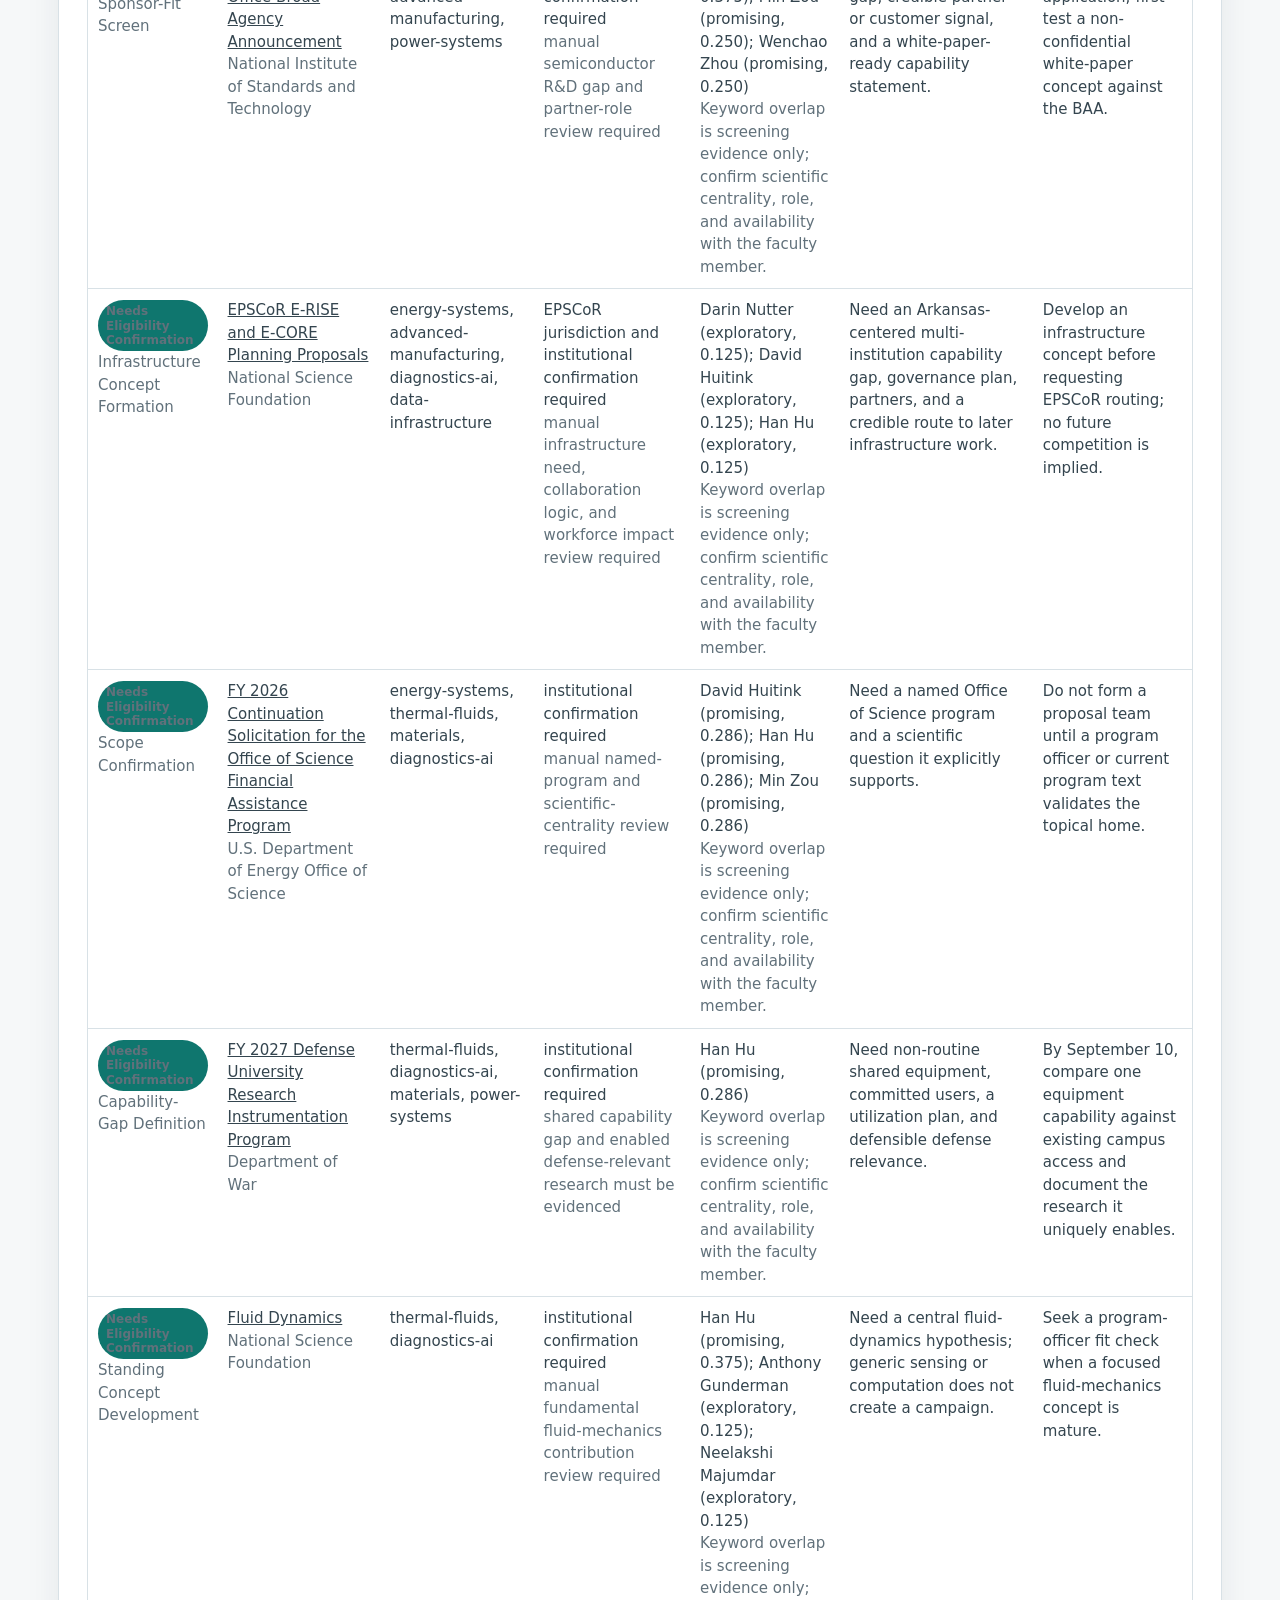
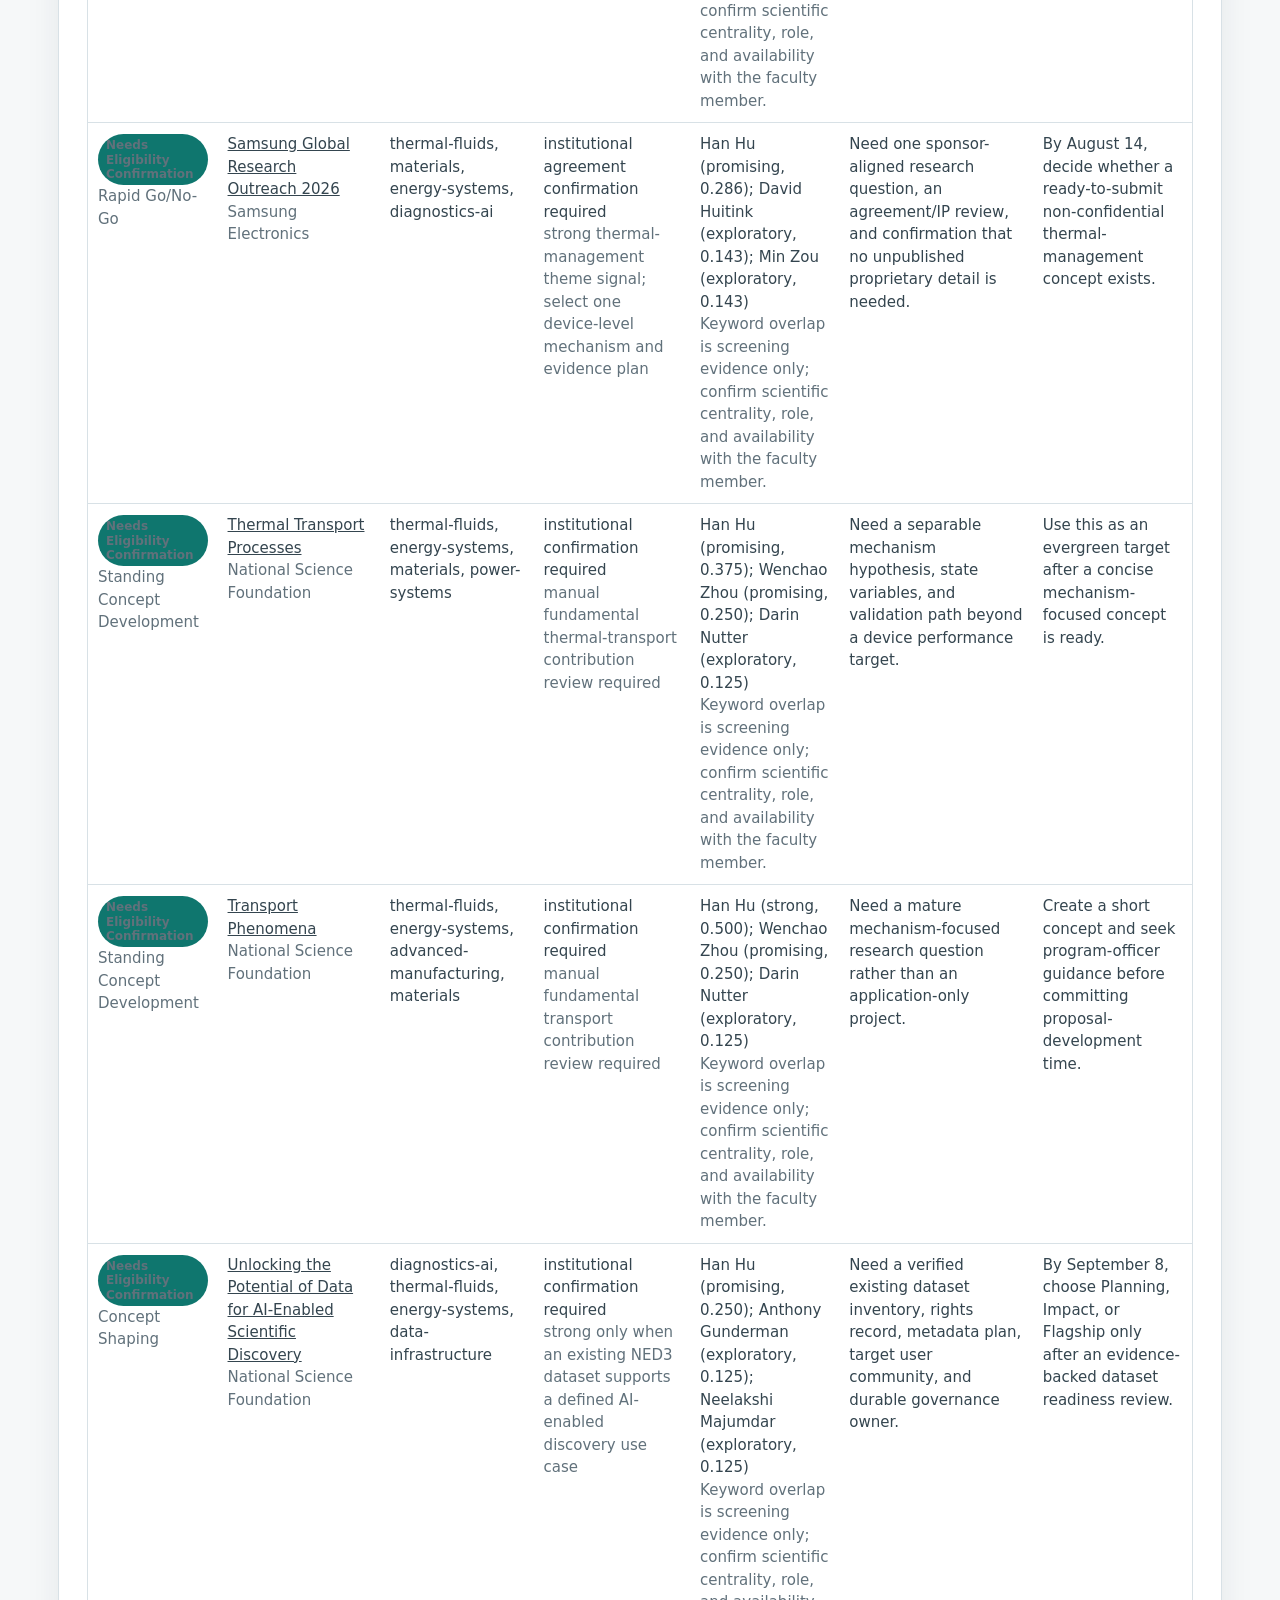
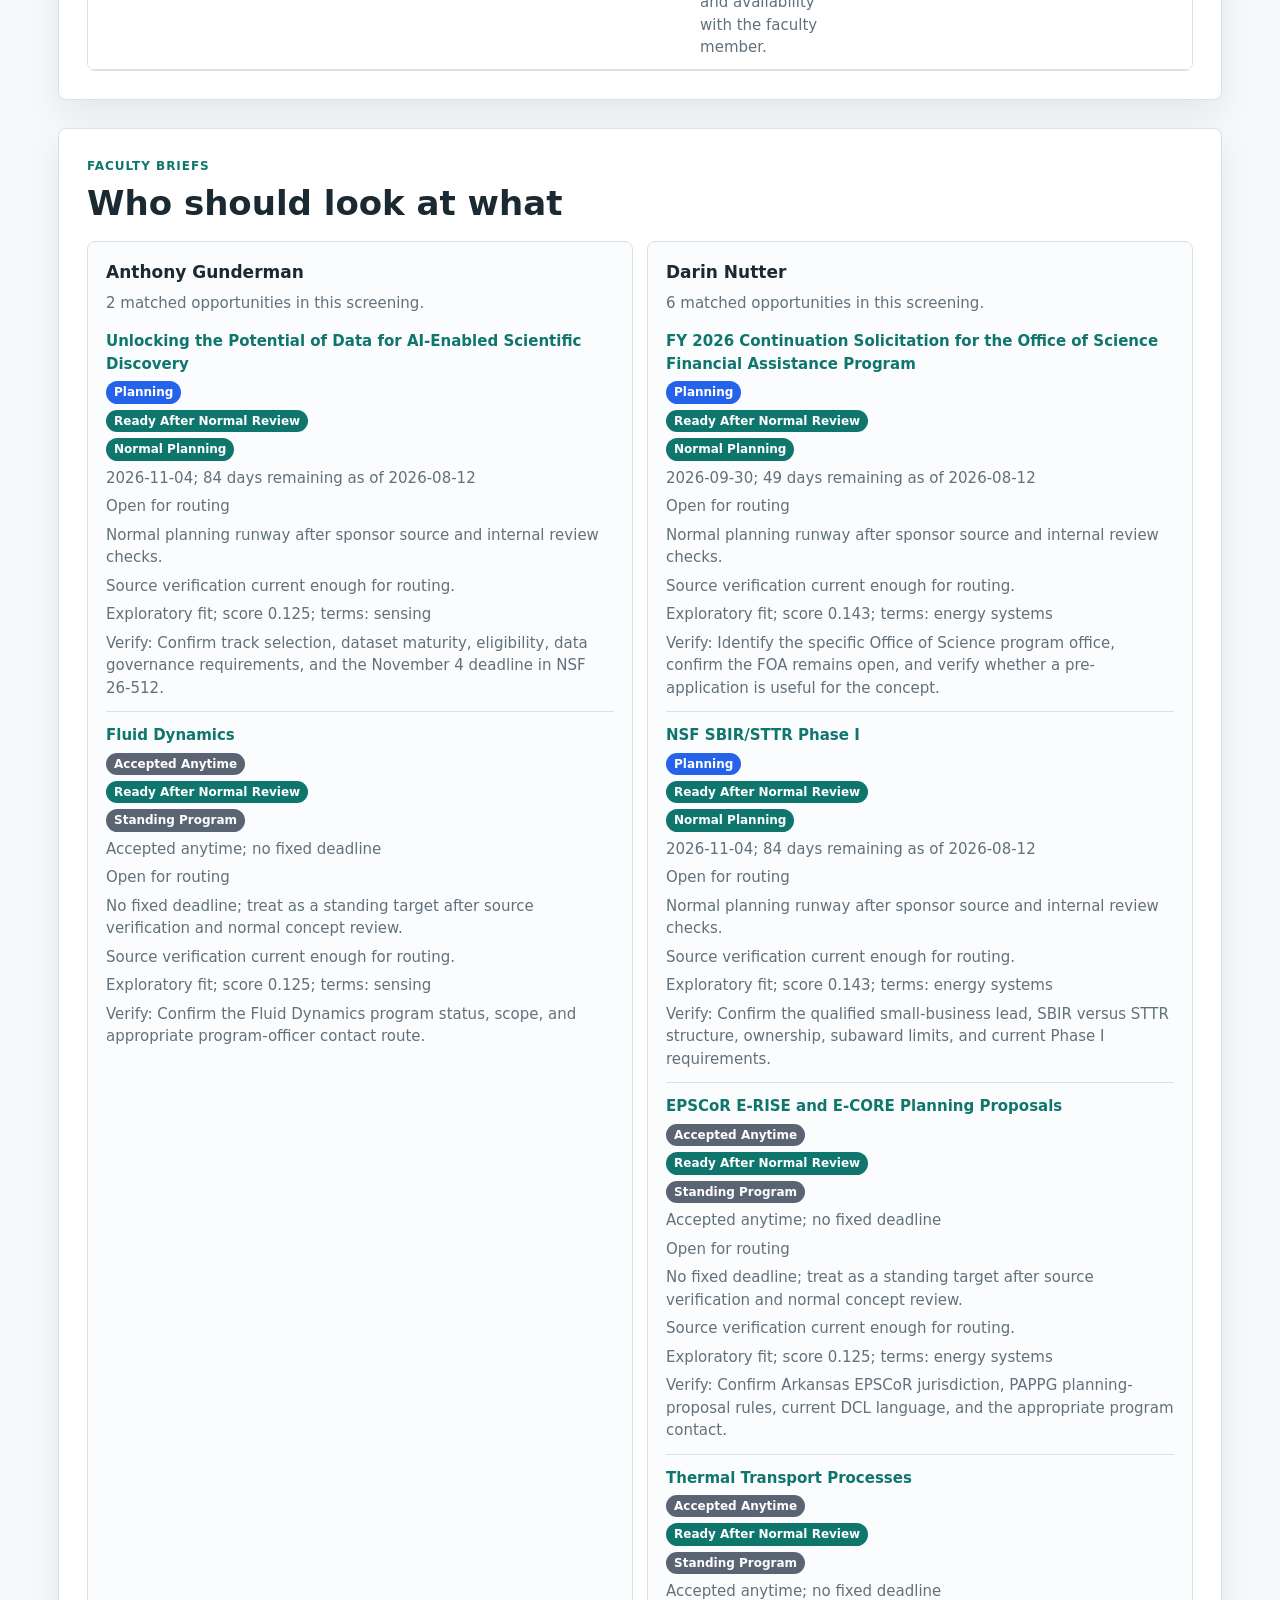
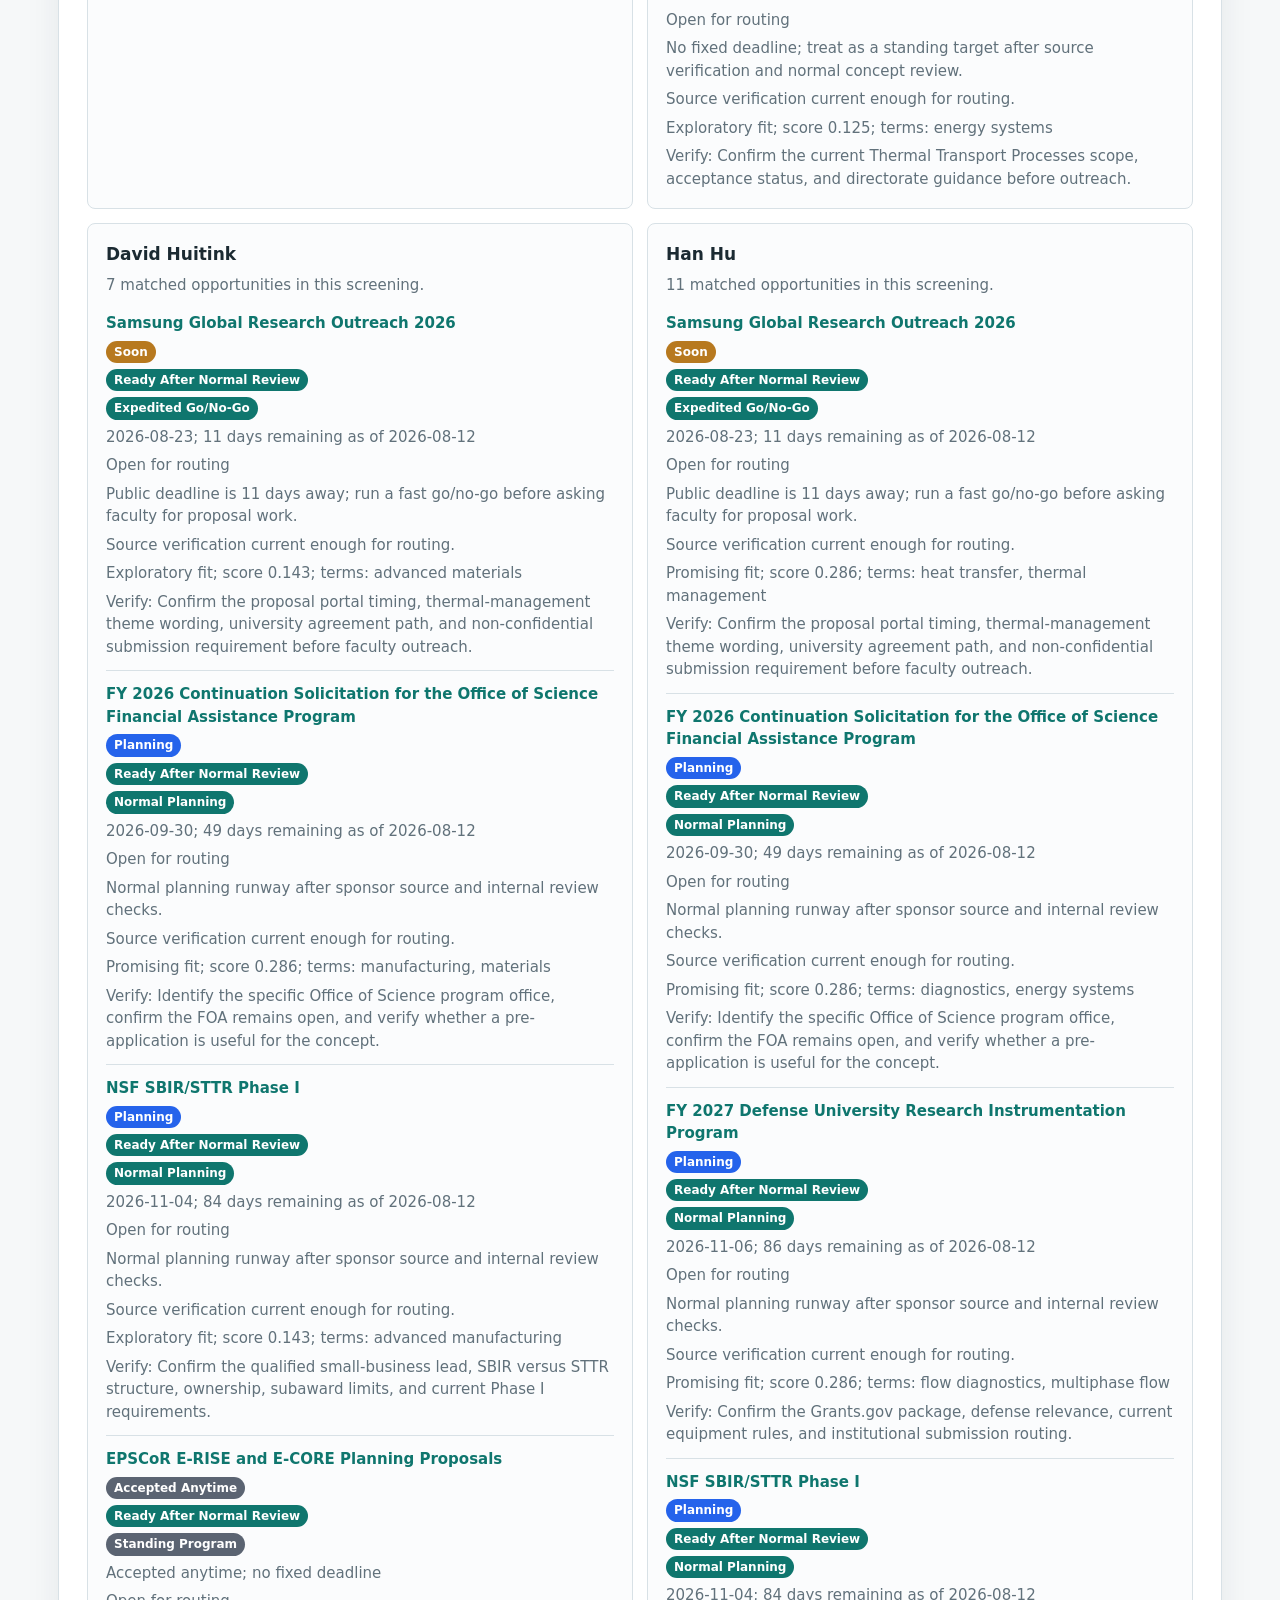
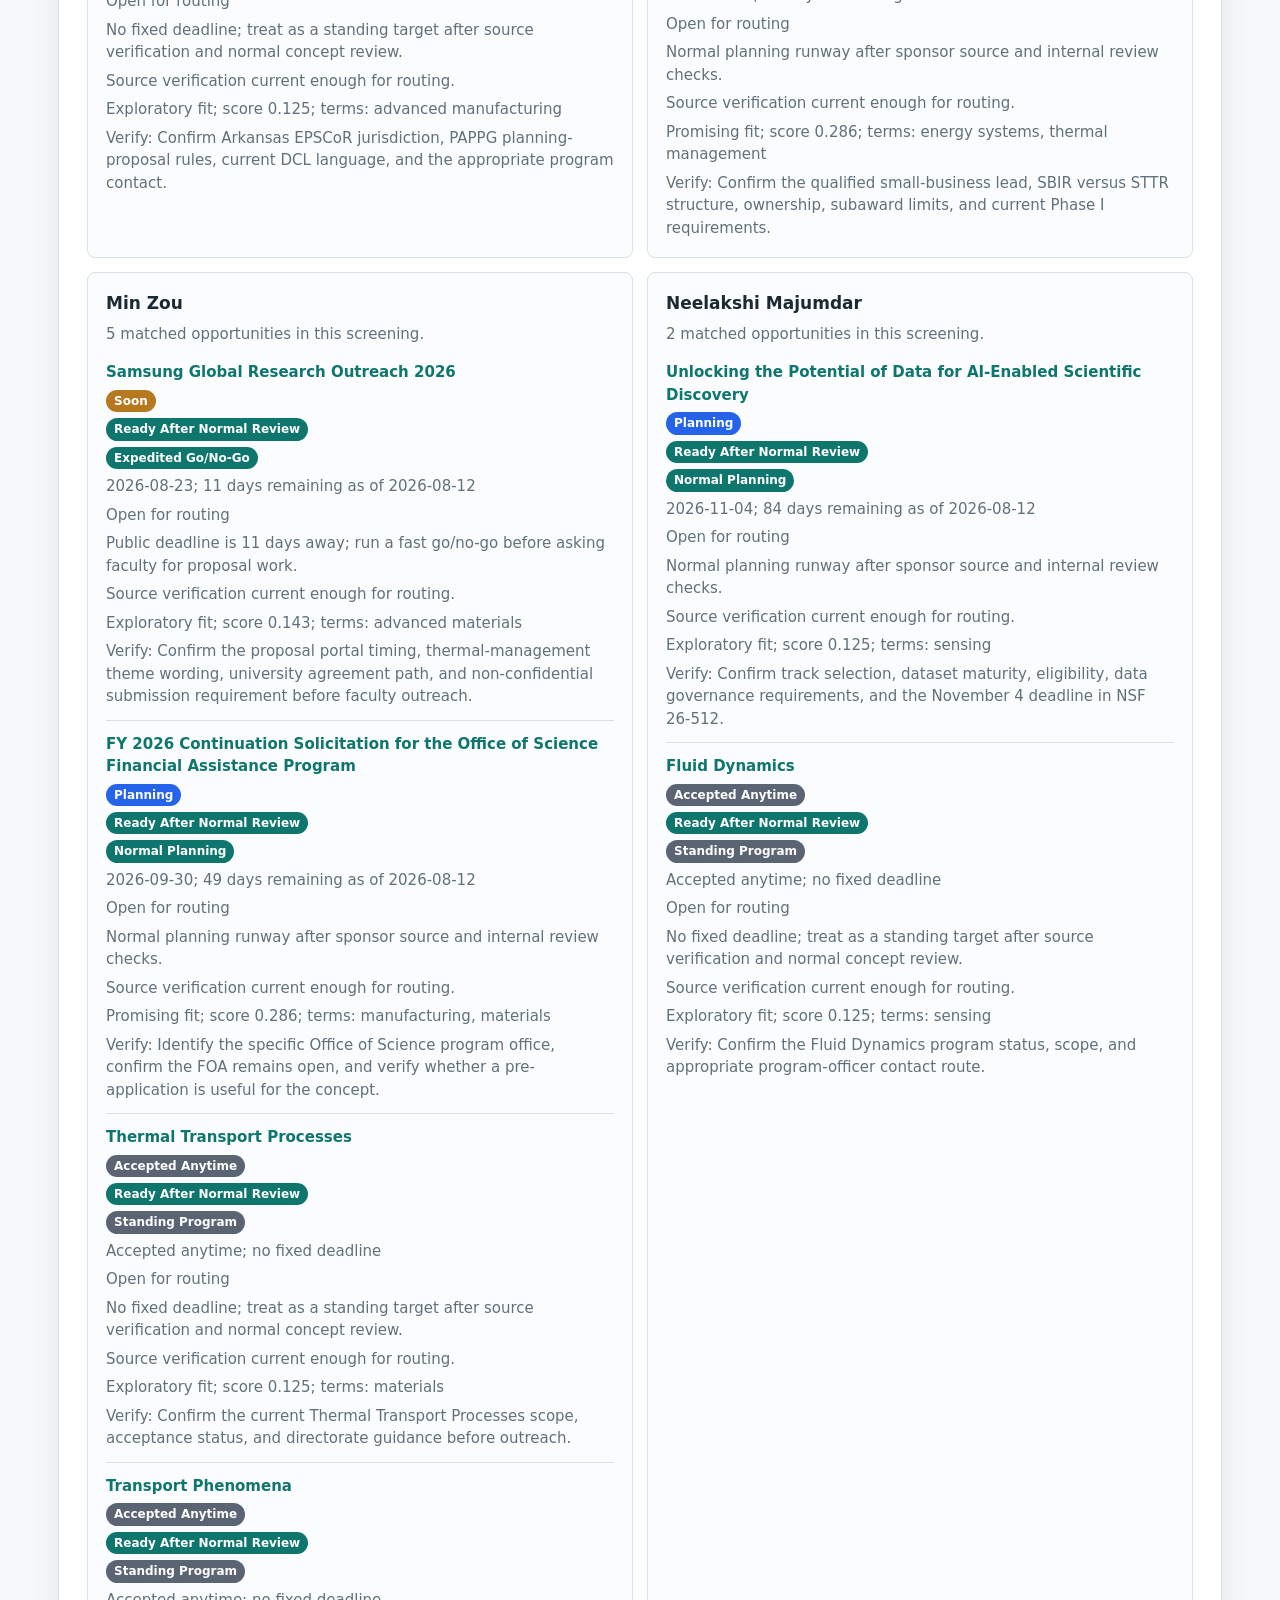
<file: site/screenings/2026-08-12.html>
<!doctype html>
<html lang="en">
<head>
  <meta charset="utf-8">
  <meta name="viewport" content="width=device-width, initial-scale=1">
  <title>Funding Screening - 2026-08-12</title>
  <link rel="stylesheet" href="../styles.css">
</head>
<body>
  <header class="topbar">
    <div><p class="eyebrow">Funding Screening</p><h1>August 12, 2026</h1></div>
    <nav><a href="../index.html">Dashboard</a><a href="https://github.com/hanhuark/funding-compiler">GitHub</a></nav>
  </header>
  <main>
    <section class="overview">
      <div class="overview-copy">
        <p class="eyebrow">Current opportunity snapshot</p>
        <h2>Faculty action inbox for active funding opportunities.</h2>
        <p>Curated scan of opportunities that appear actionable for UArk MEEG based on public sponsor pages checked on 2026-08-12 and refreshed on 2026-08-12.</p>
      </div>
      <div class="metrics">
        <div class="metric"><span>11</span><p>Opportunities screened</p></div>
        <div class="metric"><span>47</span><p>Faculty alignments</p></div>
        <div class="metric"><span>0</span><p>Urgent or overdue actions</p></div>
      </div>
    </section>
    <section class="notice" role="note">
      Sponsor pages remain authoritative. Eligibility, cost share, limited-submission rules, and internal routing should be verified before faculty commit proposal-development time.
    </section>
    <section class="panel">
      <div class="section-heading"><p class="eyebrow">Decision Summary</p><h2>What needs attention first</h2></div>
      <div class="summary-grid">
        <article><span>11</span><p>Active opportunities</p><strong>11 total screened</strong></article>
        <article><span>11</span><p>Days to nearest dated deadline</p><strong>Samsung Global Research Outreach 2026</strong></article>
        <article><span>0</span><p>Passed public deadlines</p><strong>Move out of active routing</strong></article>
        <article><span>0</span><p>Do not start new proposals</p><strong>0 inside 7-day runway</strong></article>
        <article><span>0</span><p>Need source recheck</p><strong>0 overdue; 0 block outreach</strong></article>
        <article><span>5</span><p>Rolling or accepted-anytime items</p><strong>Track separately from fixed deadlines</strong></article>
      </div>
    </section>
    <section class="panel">
      <div class="section-heading"><p class="eyebrow">Timeline</p><h2>Deadlines and planning horizon</h2></div>
      <div class="timeline-wrap"><svg xmlns="http://www.w3.org/2000/svg" width="1120" height="318" viewBox="0 0 1120 318" role="img" aria-label="Funding opportunity timeline">
<rect width="100%" height="100%" fill="#ffffff"/>
<text x="24" y="28" font-family="Arial, sans-serif" font-size="18" font-weight="700" fill="#1b2a32">Funding opportunity timeline as of 2026-08-12</text>
<line x1="300" y1="32" x2="1000" y2="32" stroke="#cbd5dc" stroke-width="1"/>
<text x="24" y="60" font-family="Arial, sans-serif" font-size="12" fill="#33444e">Samsung Global Research Outreach 2026</text>
<rect x="300" y="44" width="60" height="18" rx="4" fill="#b7791f"/>
<text x="368" y="58" font-family="Arial, sans-serif" font-size="12" fill="#33444e">2026-08-23 (11 days remaining as of 2026-08-12)</text>
<text x="24" y="94" font-family="Arial, sans-serif" font-size="12" fill="#33444e">FY 2026 Continuation Solicitation for the </text>
<rect x="300" y="78" width="270" height="18" rx="4" fill="#2563eb"/>
<text x="578" y="92" font-family="Arial, sans-serif" font-size="12" fill="#33444e">2026-09-30 (49 days remaining as of 2026-08-12)</text>
<text x="24" y="128" font-family="Arial, sans-serif" font-size="12" fill="#33444e">NSF SBIR/STTR Phase I</text>
<rect x="300" y="112" width="462" height="18" rx="4" fill="#2563eb"/>
<text x="770" y="126" font-family="Arial, sans-serif" font-size="12" fill="#33444e">2026-11-04 (84 days remaining as of 2026-08-12)</text>
<text x="24" y="162" font-family="Arial, sans-serif" font-size="12" fill="#33444e">Unlocking the Potential of Data for AI-Ena</text>
<rect x="300" y="146" width="462" height="18" rx="4" fill="#2563eb"/>
<text x="770" y="160" font-family="Arial, sans-serif" font-size="12" fill="#33444e">2026-11-04 (84 days remaining as of 2026-08-12)</text>
<text x="24" y="196" font-family="Arial, sans-serif" font-size="12" fill="#33444e">FY 2027 Defense University Research Instru</text>
<rect x="300" y="180" width="474" height="18" rx="4" fill="#2563eb"/>
<text x="782" y="194" font-family="Arial, sans-serif" font-size="12" fill="#33444e">2026-11-06 (86 days remaining as of 2026-08-12)</text>
<text x="24" y="230" font-family="Arial, sans-serif" font-size="12" fill="#33444e">The Genesis Mission FY 2026 SBIR Phase II</text>
<rect x="300" y="214" width="700" height="18" rx="4" fill="#0f766e"/>
<text x="1008" y="228" font-family="Arial, sans-serif" font-size="12" fill="#33444e">2026-12-17 (127 days remaining as of 2026-08-12)</text>
<text x="24" y="272" font-family="Arial, sans-serif" font-size="12" fill="#61717b">Rolling and accepted-anytime items are tracked in the action table instead of shown as fixed deadline bars.</text>
</svg></div>
    </section>
    <section class="panel">
      <div class="section-heading"><p class="eyebrow">Action Inbox</p><h2>Faculty-facing triage table</h2></div>
      <div class="table-wrap"><table class="report-table">
        <thead><tr><th>Status</th><th>Opportunity</th><th>Public deadline</th><th>Proposal runway</th><th>Source verification</th><th>Internal review</th><th>Match evidence</th><th>Next action</th><th>Risk notes</th></tr></thead>
        <tbody><tr><td><span class="status-pill soon">Soon</span></td><td><a href="https://semiconductor.samsung.com/sait/event/global-research-outreach/">Samsung Global Research Outreach 2026</a><br><span>Samsung Electronics</span></td><td>2026-08-23<br><span>11 days remaining as of 2026-08-12</span></td><td><span class="status-pill expedited-go/no-go">Expedited Go/No-Go</span><br><span>Public deadline is 11 days away; run a fast go/no-go before asking faculty for proposal work.</span></td><td><span class="status-pill source-current">Recently Checked</span><br><span>Last checked 2026-08-12; 0 days old; current enough for triage</span></td><td>2026-08-14</td><td><strong>Han Hu</strong><br><span>Promising fit; score 0.286; terms: heat transfer, thermal management</span><br><br><strong>David Huitink</strong><br><span>Exploratory fit; score 0.143; terms: advanced materials</span><br><br><strong>Min Zou</strong><br><span>Exploratory fit; score 0.143; terms: advanced materials</span></td><td>Identify one device-level thermal-management concept and obtain a same-week UA agreement and research-development go or no-go decision.</td><td>Eleven-day runway. Do not disclose unpublished invention details or submit until the research agreement and IP implications are reviewed.</td></tr><tr><td><span class="status-pill planning">Planning</span></td><td><a href="https://science.osti.gov/grants/FOAs/Open">FY 2026 Continuation Solicitation for the Office of Science Financial Assistance Program</a><br><span>U.S. Department of Energy Office of Science</span></td><td>2026-09-30<br><span>49 days remaining as of 2026-08-12</span></td><td><span class="status-pill normal-planning">Normal Planning</span><br><span>Normal planning runway after sponsor source and internal review checks.</span></td><td><span class="status-pill source-current">Recently Checked</span><br><span>Last checked 2026-08-12; 0 days old; current enough for triage</span></td><td>2026-09-01</td><td><strong>David Huitink</strong><br><span>Promising fit; score 0.286; terms: manufacturing, materials</span><br><br><strong>Han Hu</strong><br><span>Promising fit; score 0.286; terms: diagnostics, energy systems</span><br><br><strong>Min Zou</strong><br><span>Promising fit; score 0.286; terms: manufacturing, materials</span></td><td>Write a one-page concept mapped to a named Office of Science program before requesting a program-officer discussion.</td><td>The continuation listing is not a topic match by itself; program-level scientific scope controls.</td></tr><tr><td><span class="status-pill planning">Planning</span></td><td><a href="https://www.nsf.gov/funding/opportunities/small-business-innovation-research-small-business-technology">NSF SBIR/STTR Phase I</a><br><span>National Science Foundation</span></td><td>2026-11-04<br><span>84 days remaining as of 2026-08-12</span></td><td><span class="status-pill normal-planning">Normal Planning</span><br><span>Normal planning runway after sponsor source and internal review checks.</span></td><td><span class="status-pill source-current">Recently Checked</span><br><span>Last checked 2026-08-12; 0 days old; current enough for triage</span></td><td>2026-09-08</td><td><strong>Han Hu</strong><br><span>Promising fit; score 0.286; terms: energy systems, thermal management</span><br><br><strong>Darin Nutter</strong><br><span>Exploratory fit; score 0.143; terms: energy systems</span><br><br><strong>David Huitink</strong><br><span>Exploratory fit; score 0.143; terms: advanced manufacturing</span></td><td>Route only when a specific company has a credible product hypothesis and requests a defined faculty or university role.</td><td>Not a university-led route; company ownership, effort, and IP terms require UA review.</td></tr><tr><td><span class="status-pill planning">Planning</span></td><td><a href="https://www.nsf.gov/funding/opportunities/ai-datasets-unlocking-dataset-value-ai-enabled-scientific-discovery/nsf26-512/solicitation">Unlocking the Potential of Data for AI-Enabled Scientific Discovery</a><br><span>National Science Foundation</span></td><td>2026-11-04<br><span>84 days remaining as of 2026-08-12</span></td><td><span class="status-pill normal-planning">Normal Planning</span><br><span>Normal planning runway after sponsor source and internal review checks.</span></td><td><span class="status-pill source-current">Recently Checked</span><br><span>Last checked 2026-08-12; 0 days old; current enough for triage</span></td><td>2026-09-08</td><td><strong>Han Hu</strong><br><span>Promising fit; score 0.250; terms: diagnostics, thermal management</span><br><br><strong>Anthony Gunderman</strong><br><span>Exploratory fit; score 0.125; terms: sensing</span><br><br><strong>Neelakshi Majumdar</strong><br><span>Exploratory fit; score 0.125; terms: sensing</span></td><td>Inventory an existing NED3 dataset, its rights and metadata gaps, intended user community, and the AI-enabled discovery question before assigning a proposal team.</td><td>A planned dataset is insufficient; the call requires a defensible existing-data asset, governance, and reuse pathway.</td></tr><tr><td><span class="status-pill planning">Planning</span></td><td><a href="https://www.grants.gov/search-results-detail/363379">FY 2027 Defense University Research Instrumentation Program</a><br><span>Department of War</span></td><td>2026-11-06<br><span>86 days remaining as of 2026-08-12</span></td><td><span class="status-pill normal-planning">Normal Planning</span><br><span>Normal planning runway after sponsor source and internal review checks.</span></td><td><span class="status-pill source-current">Recently Checked</span><br><span>Last checked 2026-08-12; 0 days old; current enough for triage</span></td><td>2026-09-10</td><td><strong>Han Hu</strong><br><span>Promising fit; score 0.286; terms: flow diagnostics, multiphase flow</span></td><td>Convene prospective users around one non-routine shared instrumentation gap, usage commitments, and a defensible defense-research rationale.</td><td>Equipment narrative must establish enabled research and shared demand, not merely list desired purchases.</td></tr><tr><td><span class="status-pill watch">Watch</span></td><td><a href="https://science.osti.gov/grants/FOAs/Open">The Genesis Mission FY 2026 SBIR Phase II</a><br><span>U.S. Department of Energy Office of Science</span></td><td>2026-12-17<br><span>127 days remaining as of 2026-08-12</span></td><td><span class="status-pill normal-planning">Normal Planning</span><br><span>Normal planning runway after sponsor source and internal review checks.</span></td><td><span class="status-pill source-current">Recently Checked</span><br><span>Last checked 2026-08-12; 0 days old; current enough for triage</span></td><td>2026-09-15</td><td><strong>Han Hu</strong><br><span>Promising fit; score 0.286; terms: energy systems, thermal management</span><br><br><strong>Darin Nutter</strong><br><span>Exploratory fit; score 0.143; terms: energy systems</span></td><td>Keep as a watch item until an eligible Phase I company requests a concrete technical collaboration.</td><td>University faculty cannot lead without the required qualified small-business Phase I lineage.</td></tr><tr><td><span class="status-pill accepted-anytime">Accepted Anytime</span></td><td><a href="https://www.nsf.gov/funding/opportunities/dcl-planning-proposals-nsf-established-program-stimulate">EPSCoR E-RISE and E-CORE Planning Proposals</a><br><span>National Science Foundation</span></td><td>Accepted anytime<br><span>no fixed deadline</span></td><td><span class="status-pill standing-program">Standing Program</span><br><span>No fixed deadline; treat as a standing target after source verification and normal concept review.</span></td><td><span class="status-pill source-current">Recently Checked</span><br><span>Last checked 2026-08-12; 0 days old; current enough for triage</span></td><td>Not set</td><td><strong>Darin Nutter</strong><br><span>Exploratory fit; score 0.125; terms: energy systems</span><br><br><strong>David Huitink</strong><br><span>Exploratory fit; score 0.125; terms: advanced manufacturing</span><br><br><strong>Han Hu</strong><br><span>Exploratory fit; score 0.125; terms: energy systems</span></td><td>Define a multi-institution infrastructure need, governance model, workforce plan, and eventual E-RISE or E-CORE logic before drafting.</td><td>Planning proposals are not a promise of a later competition or an award; state the infrastructure and collaboration need precisely.</td></tr><tr><td><span class="status-pill accepted-anytime">Accepted Anytime</span></td><td><a href="https://www.nsf.gov/funding/opportunities/fluid-dynamics">Fluid Dynamics</a><br><span>National Science Foundation</span></td><td>Accepted anytime<br><span>no fixed deadline</span></td><td><span class="status-pill standing-program">Standing Program</span><br><span>No fixed deadline; treat as a standing target after source verification and normal concept review.</span></td><td><span class="status-pill source-current">Recently Checked</span><br><span>Last checked 2026-08-12; 0 days old; current enough for triage</span></td><td>Not set</td><td><strong>Han Hu</strong><br><span>Promising fit; score 0.375; terms: flow diagnostics, multiphase flow, thermal fluids</span><br><br><strong>Anthony Gunderman</strong><br><span>Exploratory fit; score 0.125; terms: sensing</span><br><br><strong>Neelakshi Majumdar</strong><br><span>Exploratory fit; score 0.125; terms: sensing</span></td><td>Route only faculty with a defined fundamental fluid-mechanics hypothesis and experimental or computational validation plan.</td><td>Generic sensing or CFD use is not enough without a central fluid-dynamics contribution.</td></tr><tr><td><span class="status-pill accepted-anytime">Accepted Anytime</span></td><td><a href="https://www.nsf.gov/funding/opportunities/ttp-thermal-transport-processes">Thermal Transport Processes</a><br><span>National Science Foundation</span></td><td>Accepted anytime<br><span>no fixed deadline</span></td><td><span class="status-pill standing-program">Standing Program</span><br><span>No fixed deadline; treat as a standing target after source verification and normal concept review.</span></td><td><span class="status-pill source-current">Recently Checked</span><br><span>Last checked 2026-08-12; 0 days old; current enough for triage</span></td><td>Not set</td><td><strong>Han Hu</strong><br><span>Promising fit; score 0.375; terms: energy systems, heat transfer, thermal management</span><br><br><strong>Wenchao Zhou</strong><br><span>Promising fit; score 0.250; terms: materials, modeling</span><br><br><strong>Darin Nutter</strong><br><span>Exploratory fit; score 0.125; terms: energy systems</span></td><td>Prepare a two-page fundamental thermal-transport concept that separates the scientific mechanism from its device or system application.</td><td>Broad thermal keywords do not establish program fit without a fundamental transport question.</td></tr><tr><td><span class="status-pill accepted-anytime">Accepted Anytime</span></td><td><a href="https://www.nsf.gov/funding/opportunities/transport-phenomena">Transport Phenomena</a><br><span>National Science Foundation</span></td><td>Accepted anytime<br><span>no fixed deadline</span></td><td><span class="status-pill standing-program">Standing Program</span><br><span>No fixed deadline; treat as a standing target after source verification and normal concept review.</span></td><td><span class="status-pill source-current">Recently Checked</span><br><span>Last checked 2026-08-12; 0 days old; current enough for triage</span></td><td>Not set</td><td><strong>Han Hu</strong><br><span>Strong fit; score 0.500; terms: energy systems, heat transfer, multiphase flow, thermal management</span><br><br><strong>Wenchao Zhou</strong><br><span>Promising fit; score 0.250; terms: manufacturing, modeling</span><br><br><strong>Darin Nutter</strong><br><span>Exploratory fit; score 0.125; terms: energy systems</span></td><td>Use for a mature fundamental transport question with a clear mechanism, validation plan, and program-officer discussion target.</td><td>An application-driven project needs a central transport-science contribution.</td></tr><tr><td><span class="status-pill rolling">Rolling</span></td><td><a href="https://www.nist.gov/chips/chips-rd-funding-opportunities/crdo-broad-agency-announcement-baa">CHIPS Research and Development Office Broad Agency Announcement</a><br><span>National Institute of Standards and Technology</span></td><td>Rolling white papers through Sep 30 2029 unless amended<br><span>rolling while open</span></td><td><span class="status-pill standing-program">Standing Program</span><br><span>No fixed deadline; treat as a standing target after source verification and normal concept review.</span></td><td><span class="status-pill source-current">Recently Checked</span><br><span>Last checked 2026-08-12; 0 days old; current enough for triage</span></td><td>Not set</td><td><strong>David Huitink</strong><br><span>Promising fit; score 0.375; terms: manufacturing, materials, semiconductors</span><br><br><strong>Min Zou</strong><br><span>Promising fit; score 0.250; terms: manufacturing, materials</span><br><br><strong>Wenchao Zhou</strong><br><span>Promising fit; score 0.250; terms: manufacturing, materials</span></td><td>Develop a sponsor-facing one-page capability statement only after identifying a semiconductor R&amp;D gap and an appropriate external partner path.</td><td>A white paper is required and does not guarantee invitation; do not treat this as an open full-proposal competition.</td></tr></tbody>
      </table></div>
    </section>


    <section class="panel">
      <div class="section-heading"><p class="eyebrow">Proposal Campaign Board</p><h2>Scientific fit, eligibility, and team gaps before drafting</h2><p class="section-note">Campaign fields are local planning judgments. They do not establish sponsor eligibility or faculty commitment.</p></div>
      <div class="table-wrap"><table class="report-table">
        <thead><tr><th>Campaign state</th><th>Opportunity</th><th>MEEG lane</th><th>Eligibility and fit gate</th><th>Faculty screening evidence</th><th>Team gap</th><th>Next decision</th></tr></thead>
        <tbody><tr><td><span class="status-pill blocked-by-partner-eligibility">Blocked By Partner Eligibility</span><br><span>Company-Partner Watch</span></td><td><a href="https://www.nsf.gov/funding/opportunities/small-business-innovation-research-small-business-technology">NSF SBIR/STTR Phase I</a><br><span>National Science Foundation</span></td><td>energy-systems, thermal-fluids, diagnostics-ai, advanced-manufacturing</td><td>eligible only through qualified small-business lead<br><span>manual company-product and faculty-role review required</span></td><td>Han Hu (promising, 0.286); Darin Nutter (exploratory, 0.143); David Huitink (exploratory, 0.143)<br><span>Keyword overlap is screening evidence only; confirm scientific centrality, role, and availability with the faculty member.</span></td><td>No qualified company lead, product hypothesis, commercialization plan, or negotiated university role is recorded.</td><td>Route only after a company asks for a scoped technical collaboration.</td></tr><tr><td><span class="status-pill blocked-by-partner-eligibility">Blocked By Partner Eligibility</span><br><span>Company-Partner Watch</span></td><td><a href="https://science.osti.gov/grants/FOAs/Open">The Genesis Mission FY 2026 SBIR Phase II</a><br><span>U.S. Department of Energy Office of Science</span></td><td>energy-systems, diagnostics-ai, thermal-fluids</td><td>eligible only through qualified small-business Phase I awardee<br><span>manual company-product and defined university-contribution review required</span></td><td>Han Hu (promising, 0.286); Darin Nutter (exploratory, 0.143)<br><span>Keyword overlap is screening evidence only; confirm scientific centrality, role, and availability with the faculty member.</span></td><td>No eligible prior Phase I company or scoped faculty contribution is recorded.</td><td>Watch for a qualified company request; do not initiate as a university campaign.</td></tr><tr><td><span class="status-pill needs-eligibility-confirmation">Needs Eligibility Confirmation</span><br><span>Sponsor-Fit Screen</span></td><td><a href="https://www.nist.gov/chips/chips-rd-funding-opportunities/crdo-broad-agency-announcement-baa">CHIPS Research and Development Office Broad Agency Announcement</a><br><span>National Institute of Standards and Technology</span></td><td>thermal-fluids, materials, advanced-manufacturing, power-systems</td><td>eligibility and invitation-path confirmation required<br><span>manual semiconductor R&amp;D gap and partner-role review required</span></td><td>David Huitink (promising, 0.375); Min Zou (promising, 0.250); Wenchao Zhou (promising, 0.250)<br><span>Keyword overlap is screening evidence only; confirm scientific centrality, role, and availability with the faculty member.</span></td><td>Need a defined semiconductor R&amp;D gap, credible partner or customer signal, and a white-paper-ready capability statement.</td><td>Do not draft an investment application; first test a non-confidential white-paper concept against the BAA.</td></tr><tr><td><span class="status-pill needs-eligibility-confirmation">Needs Eligibility Confirmation</span><br><span>Infrastructure Concept Formation</span></td><td><a href="https://www.nsf.gov/funding/opportunities/dcl-planning-proposals-nsf-established-program-stimulate">EPSCoR E-RISE and E-CORE Planning Proposals</a><br><span>National Science Foundation</span></td><td>energy-systems, advanced-manufacturing, diagnostics-ai, data-infrastructure</td><td>EPSCoR jurisdiction and institutional confirmation required<br><span>manual infrastructure need, collaboration logic, and workforce impact review required</span></td><td>Darin Nutter (exploratory, 0.125); David Huitink (exploratory, 0.125); Han Hu (exploratory, 0.125)<br><span>Keyword overlap is screening evidence only; confirm scientific centrality, role, and availability with the faculty member.</span></td><td>Need an Arkansas-centered multi-institution capability gap, governance plan, partners, and a credible route to later infrastructure work.</td><td>Develop an infrastructure concept before requesting EPSCoR routing; no future competition is implied.</td></tr><tr><td><span class="status-pill needs-eligibility-confirmation">Needs Eligibility Confirmation</span><br><span>Scope Confirmation</span></td><td><a href="https://science.osti.gov/grants/FOAs/Open">FY 2026 Continuation Solicitation for the Office of Science Financial Assistance Program</a><br><span>U.S. Department of Energy Office of Science</span></td><td>energy-systems, thermal-fluids, materials, diagnostics-ai</td><td>institutional confirmation required<br><span>manual named-program and scientific-centrality review required</span></td><td>David Huitink (promising, 0.286); Han Hu (promising, 0.286); Min Zou (promising, 0.286)<br><span>Keyword overlap is screening evidence only; confirm scientific centrality, role, and availability with the faculty member.</span></td><td>Need a named Office of Science program and a scientific question it explicitly supports.</td><td>Do not form a proposal team until a program officer or current program text validates the topical home.</td></tr><tr><td><span class="status-pill needs-eligibility-confirmation">Needs Eligibility Confirmation</span><br><span>Capability-Gap Definition</span></td><td><a href="https://www.grants.gov/search-results-detail/363379">FY 2027 Defense University Research Instrumentation Program</a><br><span>Department of War</span></td><td>thermal-fluids, diagnostics-ai, materials, power-systems</td><td>institutional confirmation required<br><span>shared capability gap and enabled defense-relevant research must be evidenced</span></td><td>Han Hu (promising, 0.286)<br><span>Keyword overlap is screening evidence only; confirm scientific centrality, role, and availability with the faculty member.</span></td><td>Need non-routine shared equipment, committed users, a utilization plan, and defensible defense relevance.</td><td>By September 10, compare one equipment capability against existing campus access and document the research it uniquely enables.</td></tr><tr><td><span class="status-pill needs-eligibility-confirmation">Needs Eligibility Confirmation</span><br><span>Standing Concept Development</span></td><td><a href="https://www.nsf.gov/funding/opportunities/fluid-dynamics">Fluid Dynamics</a><br><span>National Science Foundation</span></td><td>thermal-fluids, diagnostics-ai</td><td>institutional confirmation required<br><span>manual fundamental fluid-mechanics contribution review required</span></td><td>Han Hu (promising, 0.375); Anthony Gunderman (exploratory, 0.125); Neelakshi Majumdar (exploratory, 0.125)<br><span>Keyword overlap is screening evidence only; confirm scientific centrality, role, and availability with the faculty member.</span></td><td>Need a central fluid-dynamics hypothesis; generic sensing or computation does not create a campaign.</td><td>Seek a program-officer fit check when a focused fluid-mechanics concept is mature.</td></tr><tr><td><span class="status-pill needs-eligibility-confirmation">Needs Eligibility Confirmation</span><br><span>Rapid Go/No-Go</span></td><td><a href="https://semiconductor.samsung.com/sait/event/global-research-outreach/">Samsung Global Research Outreach 2026</a><br><span>Samsung Electronics</span></td><td>thermal-fluids, materials, energy-systems, diagnostics-ai</td><td>institutional agreement confirmation required<br><span>strong thermal-management theme signal; select one device-level mechanism and evidence plan</span></td><td>Han Hu (promising, 0.286); David Huitink (exploratory, 0.143); Min Zou (exploratory, 0.143)<br><span>Keyword overlap is screening evidence only; confirm scientific centrality, role, and availability with the faculty member.</span></td><td>Need one sponsor-aligned research question, an agreement/IP review, and confirmation that no unpublished proprietary detail is needed.</td><td>By August 14, decide whether a ready-to-submit non-confidential thermal-management concept exists.</td></tr><tr><td><span class="status-pill needs-eligibility-confirmation">Needs Eligibility Confirmation</span><br><span>Standing Concept Development</span></td><td><a href="https://www.nsf.gov/funding/opportunities/ttp-thermal-transport-processes">Thermal Transport Processes</a><br><span>National Science Foundation</span></td><td>thermal-fluids, energy-systems, materials, power-systems</td><td>institutional confirmation required<br><span>manual fundamental thermal-transport contribution review required</span></td><td>Han Hu (promising, 0.375); Wenchao Zhou (promising, 0.250); Darin Nutter (exploratory, 0.125)<br><span>Keyword overlap is screening evidence only; confirm scientific centrality, role, and availability with the faculty member.</span></td><td>Need a separable mechanism hypothesis, state variables, and validation path beyond a device performance target.</td><td>Use this as an evergreen target after a concise mechanism-focused concept is ready.</td></tr><tr><td><span class="status-pill needs-eligibility-confirmation">Needs Eligibility Confirmation</span><br><span>Standing Concept Development</span></td><td><a href="https://www.nsf.gov/funding/opportunities/transport-phenomena">Transport Phenomena</a><br><span>National Science Foundation</span></td><td>thermal-fluids, energy-systems, advanced-manufacturing, materials</td><td>institutional confirmation required<br><span>manual fundamental transport contribution review required</span></td><td>Han Hu (strong, 0.500); Wenchao Zhou (promising, 0.250); Darin Nutter (exploratory, 0.125)<br><span>Keyword overlap is screening evidence only; confirm scientific centrality, role, and availability with the faculty member.</span></td><td>Need a mature mechanism-focused research question rather than an application-only project.</td><td>Create a short concept and seek program-officer guidance before committing proposal-development time.</td></tr><tr><td><span class="status-pill needs-eligibility-confirmation">Needs Eligibility Confirmation</span><br><span>Concept Shaping</span></td><td><a href="https://www.nsf.gov/funding/opportunities/ai-datasets-unlocking-dataset-value-ai-enabled-scientific-discovery/nsf26-512/solicitation">Unlocking the Potential of Data for AI-Enabled Scientific Discovery</a><br><span>National Science Foundation</span></td><td>diagnostics-ai, thermal-fluids, energy-systems, data-infrastructure</td><td>institutional confirmation required<br><span>strong only when an existing NED3 dataset supports a defined AI-enabled discovery use case</span></td><td>Han Hu (promising, 0.250); Anthony Gunderman (exploratory, 0.125); Neelakshi Majumdar (exploratory, 0.125)<br><span>Keyword overlap is screening evidence only; confirm scientific centrality, role, and availability with the faculty member.</span></td><td>Need a verified existing dataset inventory, rights record, metadata plan, target user community, and durable governance owner.</td><td>By September 8, choose Planning, Impact, or Flagship only after an evidence-backed dataset readiness review.</td></tr></tbody>
      </table></div>
    </section>


    <section class="panel">
      <div class="section-heading"><p class="eyebrow">Faculty Briefs</p><h2>Who should look at what</h2></div>
      <div class="faculty-briefs"><article class="faculty-brief"><h3>Anthony Gunderman</h3><p>2 matched opportunities in this screening.</p><ul><li><a href="https://www.nsf.gov/funding/opportunities/ai-datasets-unlocking-dataset-value-ai-enabled-scientific-discovery/nsf26-512/solicitation">Unlocking the Potential of Data for AI-Enabled Scientific Discovery</a><span class="status-pill planning">Planning</span><span class="status-pill ready-after-normal-review">Ready After Normal Review</span><span class="status-pill normal-planning">Normal Planning</span><p>2026-11-04; 84 days remaining as of 2026-08-12</p><p>Open for routing</p><p>Normal planning runway after sponsor source and internal review checks.</p><p>Source verification current enough for routing.</p><p>Exploratory fit; score 0.125; terms: sensing</p><p>Verify: Confirm track selection, dataset maturity, eligibility, data governance requirements, and the November 4 deadline in NSF 26-512.</p></li><li><a href="https://www.nsf.gov/funding/opportunities/fluid-dynamics">Fluid Dynamics</a><span class="status-pill accepted-anytime">Accepted Anytime</span><span class="status-pill ready-after-normal-review">Ready After Normal Review</span><span class="status-pill standing-program">Standing Program</span><p>Accepted anytime; no fixed deadline</p><p>Open for routing</p><p>No fixed deadline; treat as a standing target after source verification and normal concept review.</p><p>Source verification current enough for routing.</p><p>Exploratory fit; score 0.125; terms: sensing</p><p>Verify: Confirm the Fluid Dynamics program status, scope, and appropriate program-officer contact route.</p></li></ul></article><article class="faculty-brief"><h3>Darin Nutter</h3><p>6 matched opportunities in this screening.</p><ul><li><a href="https://science.osti.gov/grants/FOAs/Open">FY 2026 Continuation Solicitation for the Office of Science Financial Assistance Program</a><span class="status-pill planning">Planning</span><span class="status-pill ready-after-normal-review">Ready After Normal Review</span><span class="status-pill normal-planning">Normal Planning</span><p>2026-09-30; 49 days remaining as of 2026-08-12</p><p>Open for routing</p><p>Normal planning runway after sponsor source and internal review checks.</p><p>Source verification current enough for routing.</p><p>Exploratory fit; score 0.143; terms: energy systems</p><p>Verify: Identify the specific Office of Science program office, confirm the FOA remains open, and verify whether a pre-application is useful for the concept.</p></li><li><a href="https://www.nsf.gov/funding/opportunities/small-business-innovation-research-small-business-technology">NSF SBIR/STTR Phase I</a><span class="status-pill planning">Planning</span><span class="status-pill ready-after-normal-review">Ready After Normal Review</span><span class="status-pill normal-planning">Normal Planning</span><p>2026-11-04; 84 days remaining as of 2026-08-12</p><p>Open for routing</p><p>Normal planning runway after sponsor source and internal review checks.</p><p>Source verification current enough for routing.</p><p>Exploratory fit; score 0.143; terms: energy systems</p><p>Verify: Confirm the qualified small-business lead, SBIR versus STTR structure, ownership, subaward limits, and current Phase I requirements.</p></li><li><a href="https://www.nsf.gov/funding/opportunities/dcl-planning-proposals-nsf-established-program-stimulate">EPSCoR E-RISE and E-CORE Planning Proposals</a><span class="status-pill accepted-anytime">Accepted Anytime</span><span class="status-pill ready-after-normal-review">Ready After Normal Review</span><span class="status-pill standing-program">Standing Program</span><p>Accepted anytime; no fixed deadline</p><p>Open for routing</p><p>No fixed deadline; treat as a standing target after source verification and normal concept review.</p><p>Source verification current enough for routing.</p><p>Exploratory fit; score 0.125; terms: energy systems</p><p>Verify: Confirm Arkansas EPSCoR jurisdiction, PAPPG planning-proposal rules, current DCL language, and the appropriate program contact.</p></li><li><a href="https://www.nsf.gov/funding/opportunities/ttp-thermal-transport-processes">Thermal Transport Processes</a><span class="status-pill accepted-anytime">Accepted Anytime</span><span class="status-pill ready-after-normal-review">Ready After Normal Review</span><span class="status-pill standing-program">Standing Program</span><p>Accepted anytime; no fixed deadline</p><p>Open for routing</p><p>No fixed deadline; treat as a standing target after source verification and normal concept review.</p><p>Source verification current enough for routing.</p><p>Exploratory fit; score 0.125; terms: energy systems</p><p>Verify: Confirm the current Thermal Transport Processes scope, acceptance status, and directorate guidance before outreach.</p></li></ul></article><article class="faculty-brief"><h3>David Huitink</h3><p>7 matched opportunities in this screening.</p><ul><li><a href="https://semiconductor.samsung.com/sait/event/global-research-outreach/">Samsung Global Research Outreach 2026</a><span class="status-pill soon">Soon</span><span class="status-pill ready-after-normal-review">Ready After Normal Review</span><span class="status-pill expedited-go/no-go">Expedited Go/No-Go</span><p>2026-08-23; 11 days remaining as of 2026-08-12</p><p>Open for routing</p><p>Public deadline is 11 days away; run a fast go/no-go before asking faculty for proposal work.</p><p>Source verification current enough for routing.</p><p>Exploratory fit; score 0.143; terms: advanced materials</p><p>Verify: Confirm the proposal portal timing, thermal-management theme wording, university agreement path, and non-confidential submission requirement before faculty outreach.</p></li><li><a href="https://science.osti.gov/grants/FOAs/Open">FY 2026 Continuation Solicitation for the Office of Science Financial Assistance Program</a><span class="status-pill planning">Planning</span><span class="status-pill ready-after-normal-review">Ready After Normal Review</span><span class="status-pill normal-planning">Normal Planning</span><p>2026-09-30; 49 days remaining as of 2026-08-12</p><p>Open for routing</p><p>Normal planning runway after sponsor source and internal review checks.</p><p>Source verification current enough for routing.</p><p>Promising fit; score 0.286; terms: manufacturing, materials</p><p>Verify: Identify the specific Office of Science program office, confirm the FOA remains open, and verify whether a pre-application is useful for the concept.</p></li><li><a href="https://www.nsf.gov/funding/opportunities/small-business-innovation-research-small-business-technology">NSF SBIR/STTR Phase I</a><span class="status-pill planning">Planning</span><span class="status-pill ready-after-normal-review">Ready After Normal Review</span><span class="status-pill normal-planning">Normal Planning</span><p>2026-11-04; 84 days remaining as of 2026-08-12</p><p>Open for routing</p><p>Normal planning runway after sponsor source and internal review checks.</p><p>Source verification current enough for routing.</p><p>Exploratory fit; score 0.143; terms: advanced manufacturing</p><p>Verify: Confirm the qualified small-business lead, SBIR versus STTR structure, ownership, subaward limits, and current Phase I requirements.</p></li><li><a href="https://www.nsf.gov/funding/opportunities/dcl-planning-proposals-nsf-established-program-stimulate">EPSCoR E-RISE and E-CORE Planning Proposals</a><span class="status-pill accepted-anytime">Accepted Anytime</span><span class="status-pill ready-after-normal-review">Ready After Normal Review</span><span class="status-pill standing-program">Standing Program</span><p>Accepted anytime; no fixed deadline</p><p>Open for routing</p><p>No fixed deadline; treat as a standing target after source verification and normal concept review.</p><p>Source verification current enough for routing.</p><p>Exploratory fit; score 0.125; terms: advanced manufacturing</p><p>Verify: Confirm Arkansas EPSCoR jurisdiction, PAPPG planning-proposal rules, current DCL language, and the appropriate program contact.</p></li></ul></article><article class="faculty-brief"><h3>Han Hu</h3><p>11 matched opportunities in this screening.</p><ul><li><a href="https://semiconductor.samsung.com/sait/event/global-research-outreach/">Samsung Global Research Outreach 2026</a><span class="status-pill soon">Soon</span><span class="status-pill ready-after-normal-review">Ready After Normal Review</span><span class="status-pill expedited-go/no-go">Expedited Go/No-Go</span><p>2026-08-23; 11 days remaining as of 2026-08-12</p><p>Open for routing</p><p>Public deadline is 11 days away; run a fast go/no-go before asking faculty for proposal work.</p><p>Source verification current enough for routing.</p><p>Promising fit; score 0.286; terms: heat transfer, thermal management</p><p>Verify: Confirm the proposal portal timing, thermal-management theme wording, university agreement path, and non-confidential submission requirement before faculty outreach.</p></li><li><a href="https://science.osti.gov/grants/FOAs/Open">FY 2026 Continuation Solicitation for the Office of Science Financial Assistance Program</a><span class="status-pill planning">Planning</span><span class="status-pill ready-after-normal-review">Ready After Normal Review</span><span class="status-pill normal-planning">Normal Planning</span><p>2026-09-30; 49 days remaining as of 2026-08-12</p><p>Open for routing</p><p>Normal planning runway after sponsor source and internal review checks.</p><p>Source verification current enough for routing.</p><p>Promising fit; score 0.286; terms: diagnostics, energy systems</p><p>Verify: Identify the specific Office of Science program office, confirm the FOA remains open, and verify whether a pre-application is useful for the concept.</p></li><li><a href="https://www.grants.gov/search-results-detail/363379">FY 2027 Defense University Research Instrumentation Program</a><span class="status-pill planning">Planning</span><span class="status-pill ready-after-normal-review">Ready After Normal Review</span><span class="status-pill normal-planning">Normal Planning</span><p>2026-11-06; 86 days remaining as of 2026-08-12</p><p>Open for routing</p><p>Normal planning runway after sponsor source and internal review checks.</p><p>Source verification current enough for routing.</p><p>Promising fit; score 0.286; terms: flow diagnostics, multiphase flow</p><p>Verify: Confirm the Grants.gov package, defense relevance, current equipment rules, and institutional submission routing.</p></li><li><a href="https://www.nsf.gov/funding/opportunities/small-business-innovation-research-small-business-technology">NSF SBIR/STTR Phase I</a><span class="status-pill planning">Planning</span><span class="status-pill ready-after-normal-review">Ready After Normal Review</span><span class="status-pill normal-planning">Normal Planning</span><p>2026-11-04; 84 days remaining as of 2026-08-12</p><p>Open for routing</p><p>Normal planning runway after sponsor source and internal review checks.</p><p>Source verification current enough for routing.</p><p>Promising fit; score 0.286; terms: energy systems, thermal management</p><p>Verify: Confirm the qualified small-business lead, SBIR versus STTR structure, ownership, subaward limits, and current Phase I requirements.</p></li></ul></article><article class="faculty-brief"><h3>Min Zou</h3><p>5 matched opportunities in this screening.</p><ul><li><a href="https://semiconductor.samsung.com/sait/event/global-research-outreach/">Samsung Global Research Outreach 2026</a><span class="status-pill soon">Soon</span><span class="status-pill ready-after-normal-review">Ready After Normal Review</span><span class="status-pill expedited-go/no-go">Expedited Go/No-Go</span><p>2026-08-23; 11 days remaining as of 2026-08-12</p><p>Open for routing</p><p>Public deadline is 11 days away; run a fast go/no-go before asking faculty for proposal work.</p><p>Source verification current enough for routing.</p><p>Exploratory fit; score 0.143; terms: advanced materials</p><p>Verify: Confirm the proposal portal timing, thermal-management theme wording, university agreement path, and non-confidential submission requirement before faculty outreach.</p></li><li><a href="https://science.osti.gov/grants/FOAs/Open">FY 2026 Continuation Solicitation for the Office of Science Financial Assistance Program</a><span class="status-pill planning">Planning</span><span class="status-pill ready-after-normal-review">Ready After Normal Review</span><span class="status-pill normal-planning">Normal Planning</span><p>2026-09-30; 49 days remaining as of 2026-08-12</p><p>Open for routing</p><p>Normal planning runway after sponsor source and internal review checks.</p><p>Source verification current enough for routing.</p><p>Promising fit; score 0.286; terms: manufacturing, materials</p><p>Verify: Identify the specific Office of Science program office, confirm the FOA remains open, and verify whether a pre-application is useful for the concept.</p></li><li><a href="https://www.nsf.gov/funding/opportunities/ttp-thermal-transport-processes">Thermal Transport Processes</a><span class="status-pill accepted-anytime">Accepted Anytime</span><span class="status-pill ready-after-normal-review">Ready After Normal Review</span><span class="status-pill standing-program">Standing Program</span><p>Accepted anytime; no fixed deadline</p><p>Open for routing</p><p>No fixed deadline; treat as a standing target after source verification and normal concept review.</p><p>Source verification current enough for routing.</p><p>Exploratory fit; score 0.125; terms: materials</p><p>Verify: Confirm the current Thermal Transport Processes scope, acceptance status, and directorate guidance before outreach.</p></li><li><a href="https://www.nsf.gov/funding/opportunities/transport-phenomena">Transport Phenomena</a><span class="status-pill accepted-anytime">Accepted Anytime</span><span class="status-pill ready-after-normal-review">Ready After Normal Review</span><span class="status-pill standing-program">Standing Program</span><p>Accepted anytime; no fixed deadline</p><p>Open for routing</p><p>No fixed deadline; treat as a standing target after source verification and normal concept review.</p><p>Source verification current enough for routing.</p><p>Exploratory fit; score 0.125; terms: manufacturing</p><p>Verify: Confirm the current program description, proposal acceptance status, directorate fit, and whether a concept summary should precede contact.</p></li></ul></article><article class="faculty-brief"><h3>Neelakshi Majumdar</h3><p>2 matched opportunities in this screening.</p><ul><li><a href="https://www.nsf.gov/funding/opportunities/ai-datasets-unlocking-dataset-value-ai-enabled-scientific-discovery/nsf26-512/solicitation">Unlocking the Potential of Data for AI-Enabled Scientific Discovery</a><span class="status-pill planning">Planning</span><span class="status-pill ready-after-normal-review">Ready After Normal Review</span><span class="status-pill normal-planning">Normal Planning</span><p>2026-11-04; 84 days remaining as of 2026-08-12</p><p>Open for routing</p><p>Normal planning runway after sponsor source and internal review checks.</p><p>Source verification current enough for routing.</p><p>Exploratory fit; score 0.125; terms: sensing</p><p>Verify: Confirm track selection, dataset maturity, eligibility, data governance requirements, and the November 4 deadline in NSF 26-512.</p></li><li><a href="https://www.nsf.gov/funding/opportunities/fluid-dynamics">Fluid Dynamics</a><span class="status-pill accepted-anytime">Accepted Anytime</span><span class="status-pill ready-after-normal-review">Ready After Normal Review</span><span class="status-pill standing-program">Standing Program</span><p>Accepted anytime; no fixed deadline</p><p>Open for routing</p><p>No fixed deadline; treat as a standing target after source verification and normal concept review.</p><p>Source verification current enough for routing.</p><p>Exploratory fit; score 0.125; terms: sensing</p><p>Verify: Confirm the Fluid Dynamics program status, scope, and appropriate program-officer contact route.</p></li></ul></article><article class="faculty-brief"><h3>Wan Shou</h3><p>5 matched opportunities in this screening.</p><ul><li><a href="https://science.osti.gov/grants/FOAs/Open">FY 2026 Continuation Solicitation for the Office of Science Financial Assistance Program</a><span class="status-pill planning">Planning</span><span class="status-pill ready-after-normal-review">Ready After Normal Review</span><span class="status-pill normal-planning">Normal Planning</span><p>2026-09-30; 49 days remaining as of 2026-08-12</p><p>Open for routing</p><p>Normal planning runway after sponsor source and internal review checks.</p><p>Source verification current enough for routing.</p><p>Exploratory fit; score 0.143; terms: manufacturing</p><p>Verify: Identify the specific Office of Science program office, confirm the FOA remains open, and verify whether a pre-application is useful for the concept.</p></li><li><a href="https://www.nsf.gov/funding/opportunities/small-business-innovation-research-small-business-technology">NSF SBIR/STTR Phase I</a><span class="status-pill planning">Planning</span><span class="status-pill ready-after-normal-review">Ready After Normal Review</span><span class="status-pill normal-planning">Normal Planning</span><p>2026-11-04; 84 days remaining as of 2026-08-12</p><p>Open for routing</p><p>Normal planning runway after sponsor source and internal review checks.</p><p>Source verification current enough for routing.</p><p>Exploratory fit; score 0.143; terms: advanced manufacturing</p><p>Verify: Confirm the qualified small-business lead, SBIR versus STTR structure, ownership, subaward limits, and current Phase I requirements.</p></li><li><a href="https://www.nsf.gov/funding/opportunities/dcl-planning-proposals-nsf-established-program-stimulate">EPSCoR E-RISE and E-CORE Planning Proposals</a><span class="status-pill accepted-anytime">Accepted Anytime</span><span class="status-pill ready-after-normal-review">Ready After Normal Review</span><span class="status-pill standing-program">Standing Program</span><p>Accepted anytime; no fixed deadline</p><p>Open for routing</p><p>No fixed deadline; treat as a standing target after source verification and normal concept review.</p><p>Source verification current enough for routing.</p><p>Exploratory fit; score 0.125; terms: advanced manufacturing</p><p>Verify: Confirm Arkansas EPSCoR jurisdiction, PAPPG planning-proposal rules, current DCL language, and the appropriate program contact.</p></li><li><a href="https://www.nsf.gov/funding/opportunities/transport-phenomena">Transport Phenomena</a><span class="status-pill accepted-anytime">Accepted Anytime</span><span class="status-pill ready-after-normal-review">Ready After Normal Review</span><span class="status-pill standing-program">Standing Program</span><p>Accepted anytime; no fixed deadline</p><p>Open for routing</p><p>No fixed deadline; treat as a standing target after source verification and normal concept review.</p><p>Source verification current enough for routing.</p><p>Exploratory fit; score 0.125; terms: manufacturing</p><p>Verify: Confirm the current program description, proposal acceptance status, directorate fit, and whether a concept summary should precede contact.</p></li></ul></article><article class="faculty-brief"><h3>Wenchao Zhou</h3><p>7 matched opportunities in this screening.</p><ul><li><a href="https://science.osti.gov/grants/FOAs/Open">FY 2026 Continuation Solicitation for the Office of Science Financial Assistance Program</a><span class="status-pill planning">Planning</span><span class="status-pill ready-after-normal-review">Ready After Normal Review</span><span class="status-pill normal-planning">Normal Planning</span><p>2026-09-30; 49 days remaining as of 2026-08-12</p><p>Open for routing</p><p>Normal planning runway after sponsor source and internal review checks.</p><p>Source verification current enough for routing.</p><p>Promising fit; score 0.286; terms: manufacturing, materials</p><p>Verify: Identify the specific Office of Science program office, confirm the FOA remains open, and verify whether a pre-application is useful for the concept.</p></li><li><a href="https://www.nsf.gov/funding/opportunities/small-business-innovation-research-small-business-technology">NSF SBIR/STTR Phase I</a><span class="status-pill planning">Planning</span><span class="status-pill ready-after-normal-review">Ready After Normal Review</span><span class="status-pill normal-planning">Normal Planning</span><p>2026-11-04; 84 days remaining as of 2026-08-12</p><p>Open for routing</p><p>Normal planning runway after sponsor source and internal review checks.</p><p>Source verification current enough for routing.</p><p>Exploratory fit; score 0.143; terms: advanced manufacturing</p><p>Verify: Confirm the qualified small-business lead, SBIR versus STTR structure, ownership, subaward limits, and current Phase I requirements.</p></li><li><a href="https://www.nsf.gov/funding/opportunities/ttp-thermal-transport-processes">Thermal Transport Processes</a><span class="status-pill accepted-anytime">Accepted Anytime</span><span class="status-pill ready-after-normal-review">Ready After Normal Review</span><span class="status-pill standing-program">Standing Program</span><p>Accepted anytime; no fixed deadline</p><p>Open for routing</p><p>No fixed deadline; treat as a standing target after source verification and normal concept review.</p><p>Source verification current enough for routing.</p><p>Promising fit; score 0.250; terms: materials, modeling</p><p>Verify: Confirm the current Thermal Transport Processes scope, acceptance status, and directorate guidance before outreach.</p></li><li><a href="https://www.nsf.gov/funding/opportunities/transport-phenomena">Transport Phenomena</a><span class="status-pill accepted-anytime">Accepted Anytime</span><span class="status-pill ready-after-normal-review">Ready After Normal Review</span><span class="status-pill standing-program">Standing Program</span><p>Accepted anytime; no fixed deadline</p><p>Open for routing</p><p>No fixed deadline; treat as a standing target after source verification and normal concept review.</p><p>Source verification current enough for routing.</p><p>Promising fit; score 0.250; terms: manufacturing, modeling</p><p>Verify: Confirm the current program description, proposal acceptance status, directorate fit, and whether a concept summary should precede contact.</p></li></ul></article><article class="faculty-brief"><h3>Xiangbo Meng</h3><p>2 matched opportunities in this screening.</p><ul><li><a href="https://semiconductor.samsung.com/sait/event/global-research-outreach/">Samsung Global Research Outreach 2026</a><span class="status-pill soon">Soon</span><span class="status-pill ready-after-normal-review">Ready After Normal Review</span><span class="status-pill expedited-go/no-go">Expedited Go/No-Go</span><p>2026-08-23; 11 days remaining as of 2026-08-12</p><p>Open for routing</p><p>Public deadline is 11 days away; run a fast go/no-go before asking faculty for proposal work.</p><p>Source verification current enough for routing.</p><p>Exploratory fit; score 0.143; terms: advanced materials</p><p>Verify: Confirm the proposal portal timing, thermal-management theme wording, university agreement path, and non-confidential submission requirement before faculty outreach.</p></li><li><a href="https://www.nist.gov/chips/chips-rd-funding-opportunities/crdo-broad-agency-announcement-baa">CHIPS Research and Development Office Broad Agency Announcement</a><span class="status-pill rolling">Rolling</span><span class="status-pill ready-after-normal-review">Ready After Normal Review</span><span class="status-pill standing-program">Standing Program</span><p>Rolling white papers through Sep 30 2029 unless amended; rolling while open</p><p>Open for routing</p><p>No fixed deadline; treat as a standing target after source verification and normal concept review.</p><p>Source verification current enough for routing.</p><p>Exploratory fit; score 0.125; terms: semiconductors</p><p>Verify: Confirm BAA topic alignment, white-paper format, eligibility, current amendment status, and the invitation-only investment-application step.</p></li></ul></article></div>
    </section>
  </main>
</body>
</html>
</file>
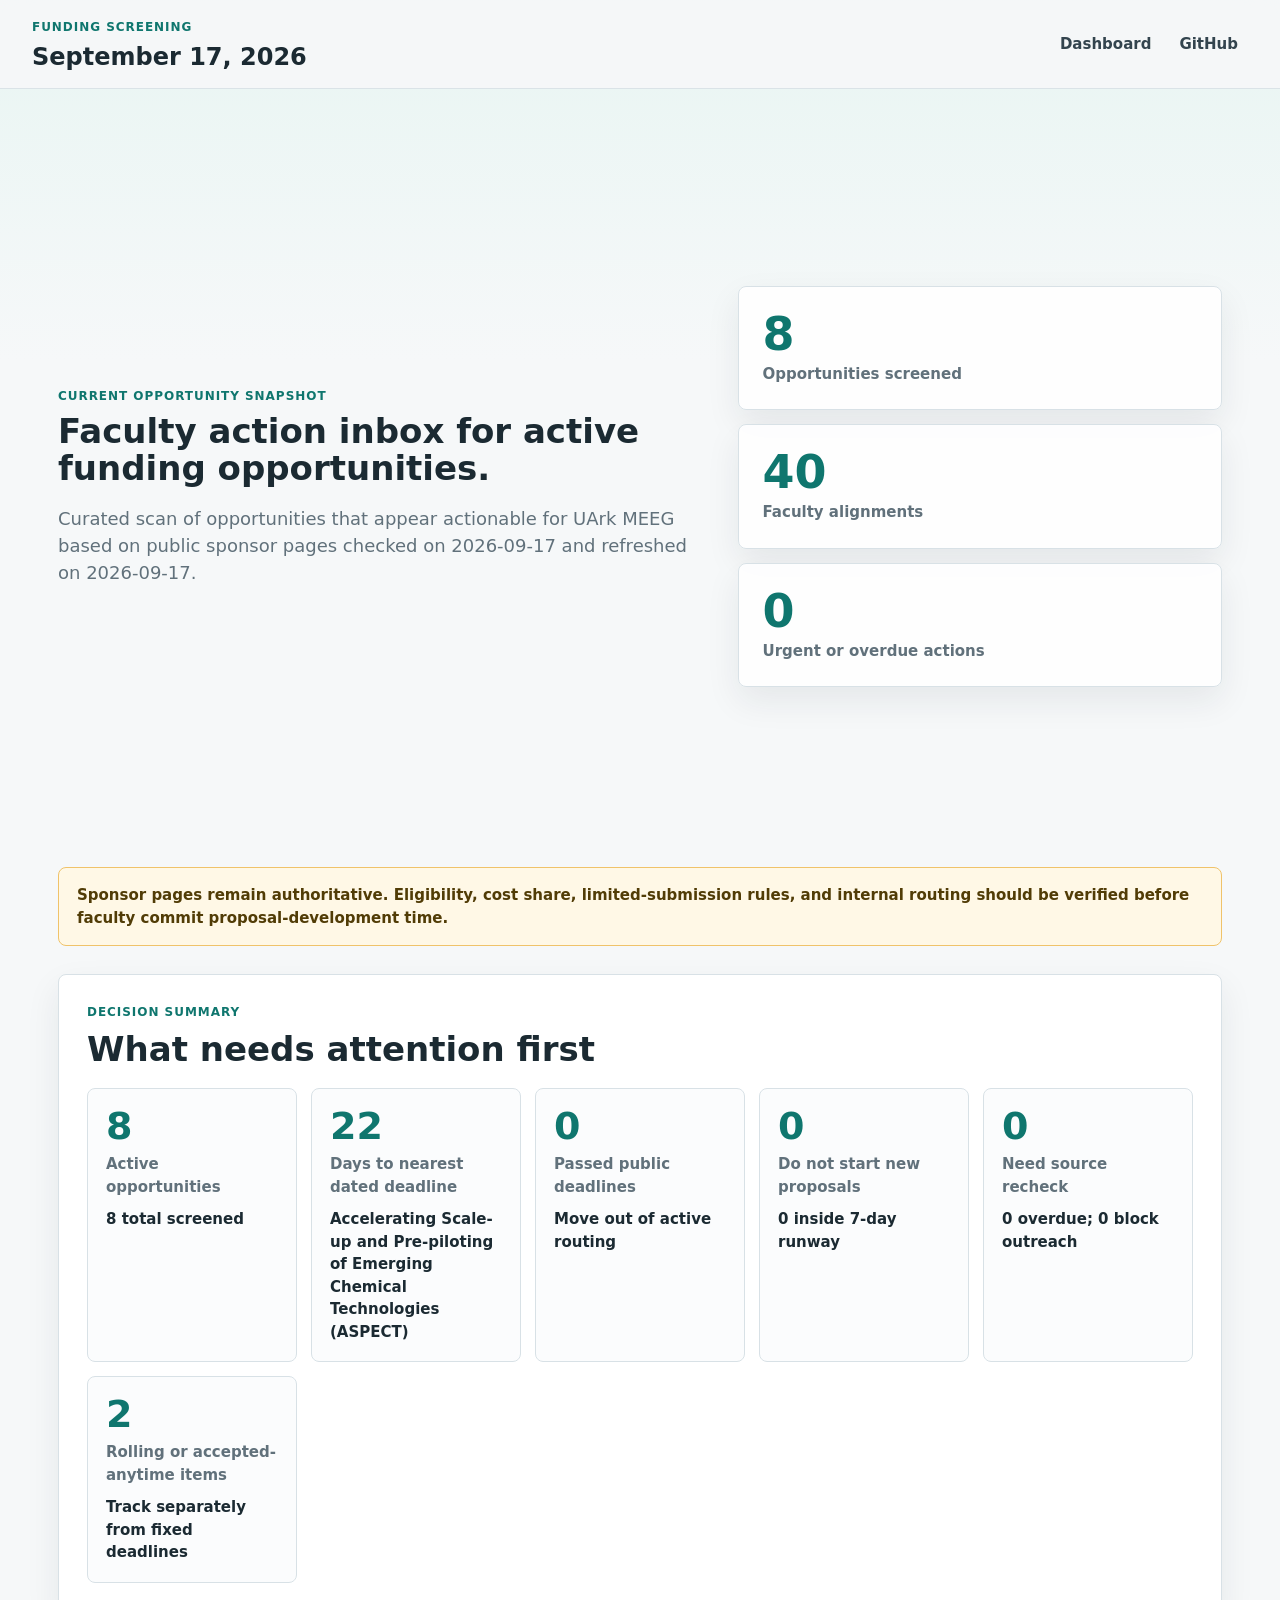
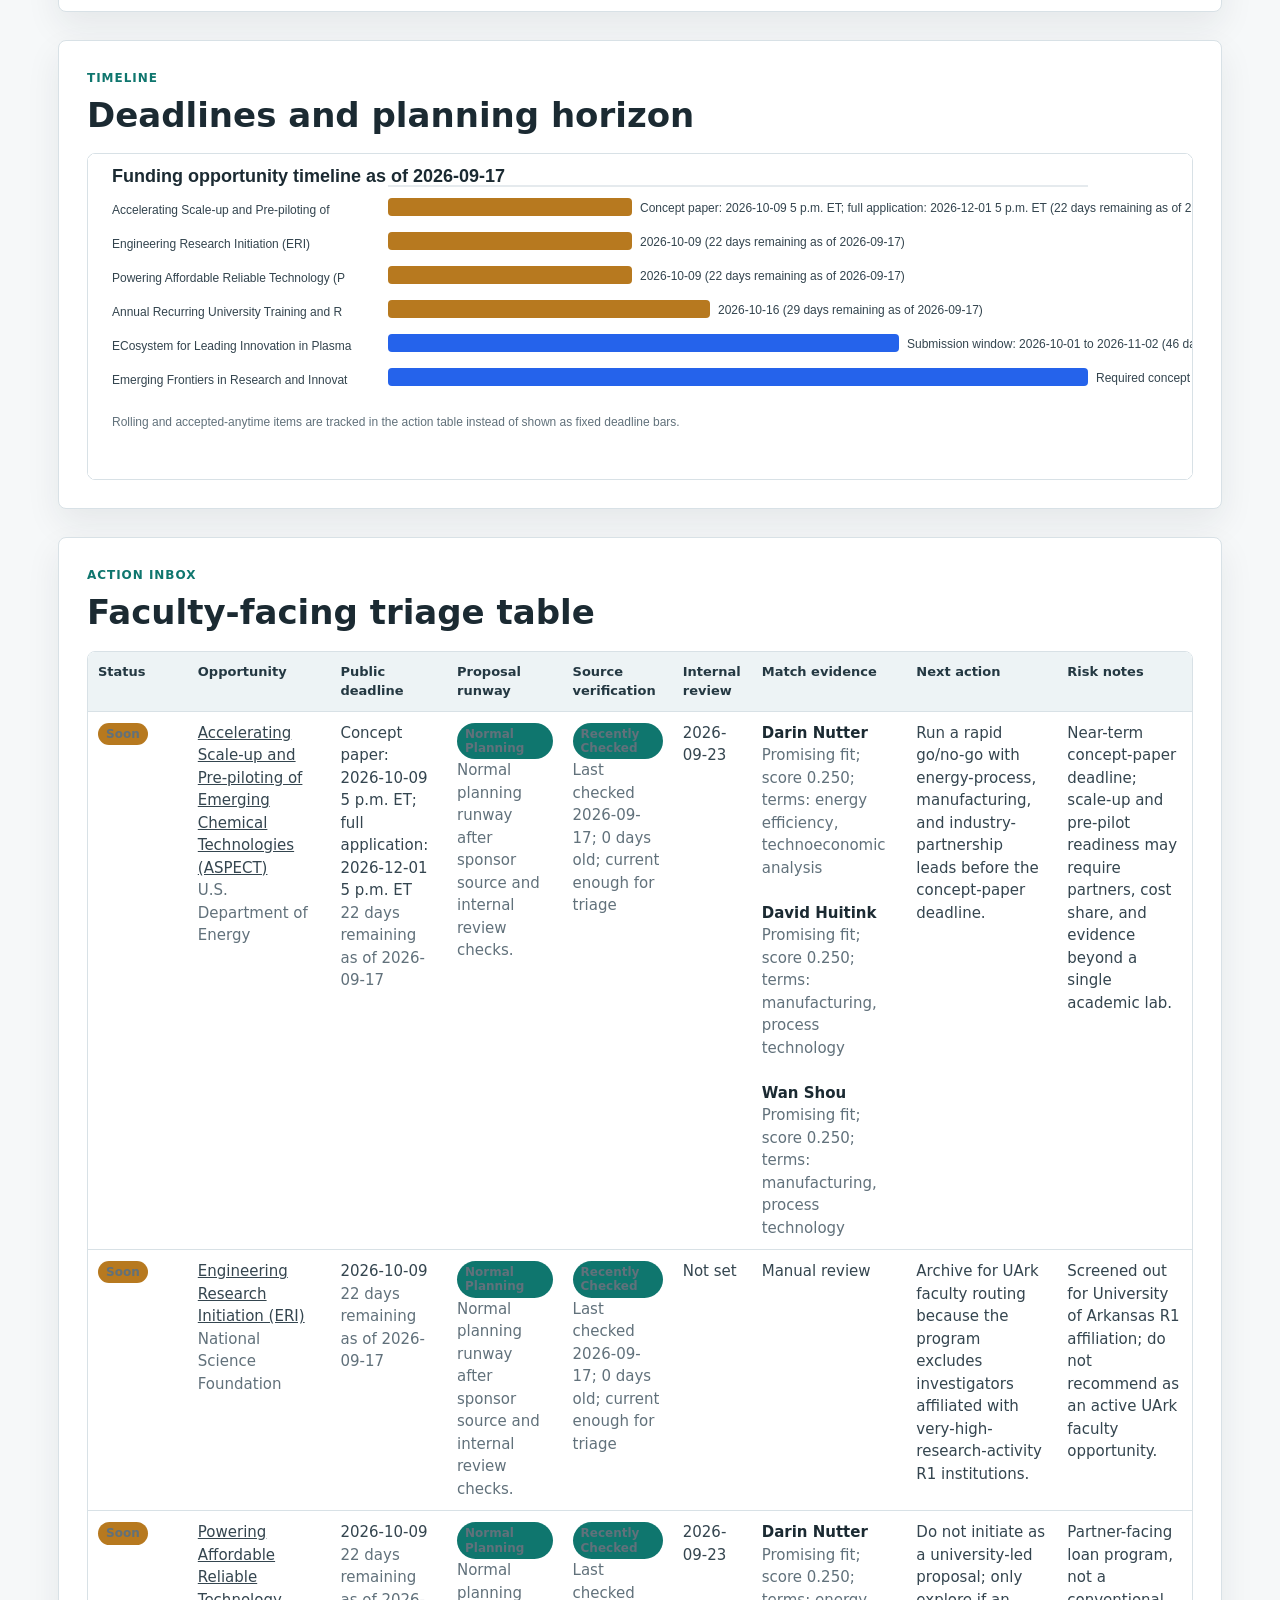
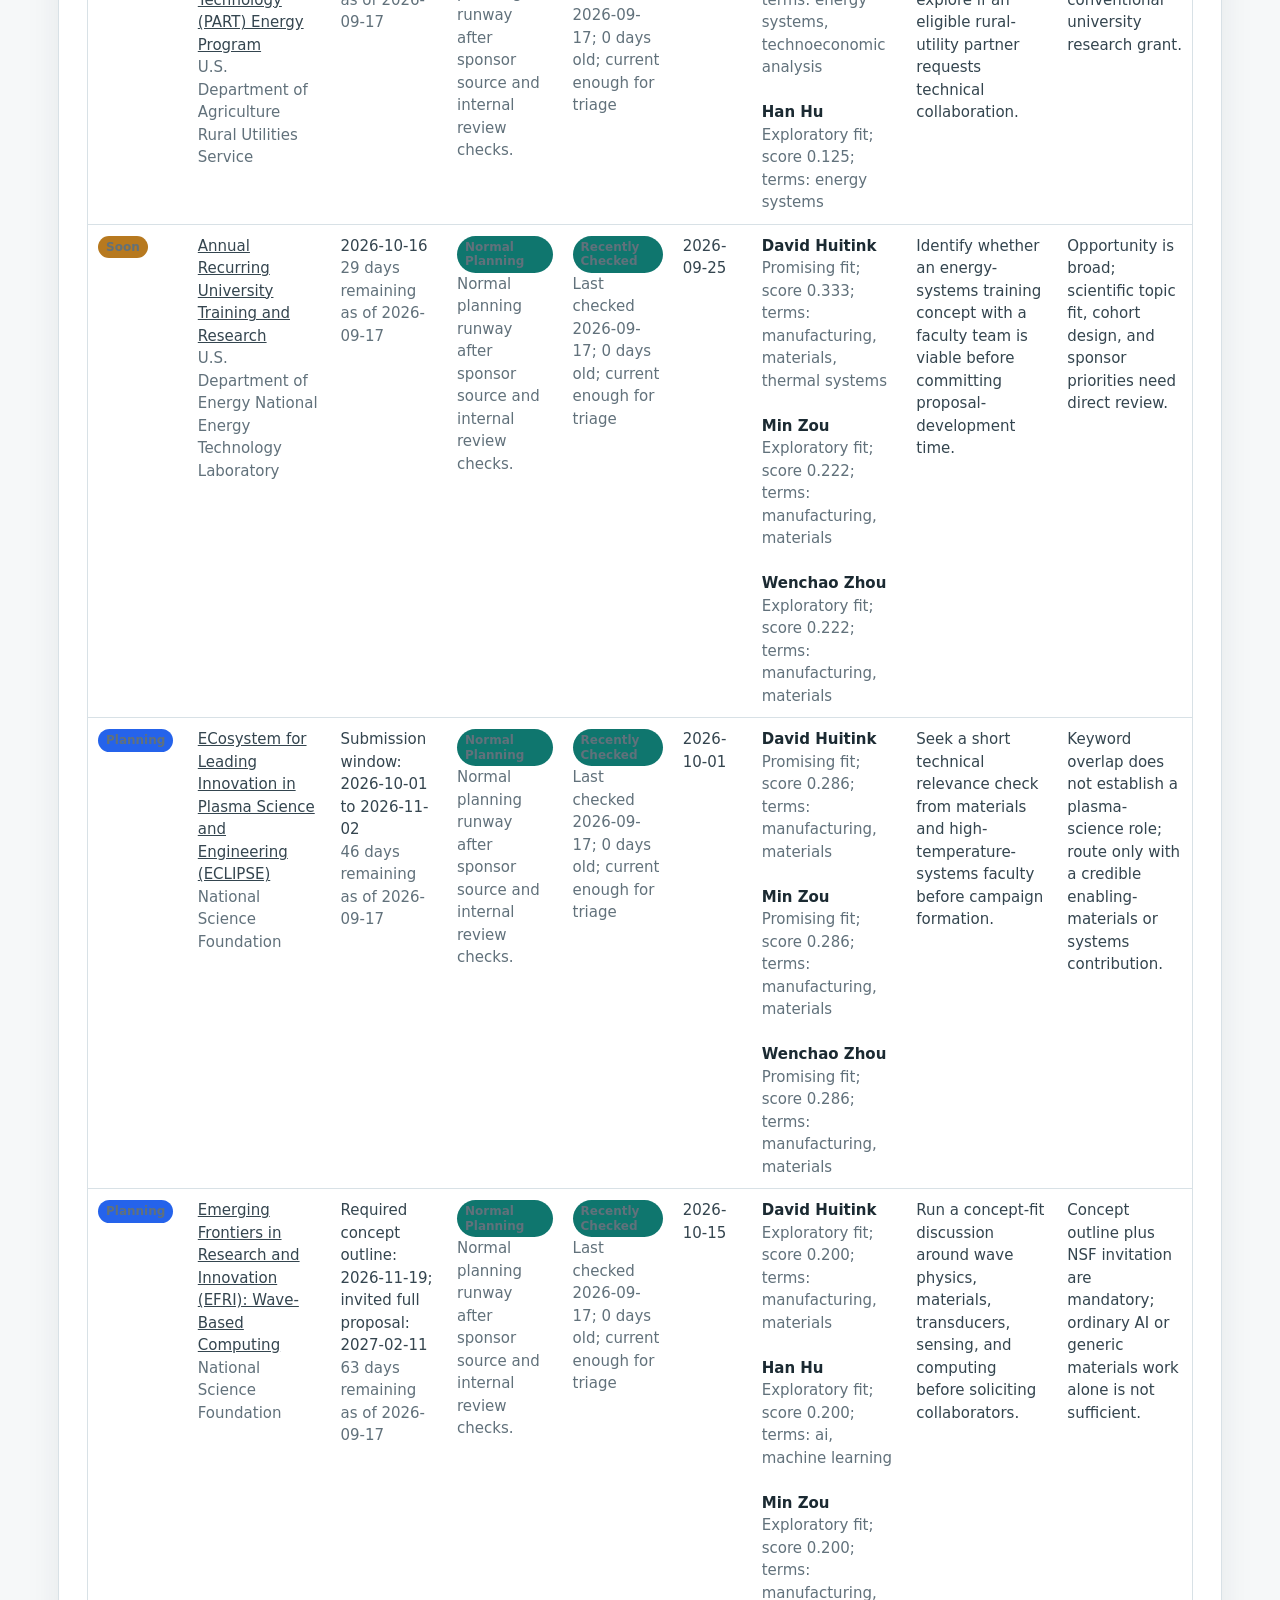
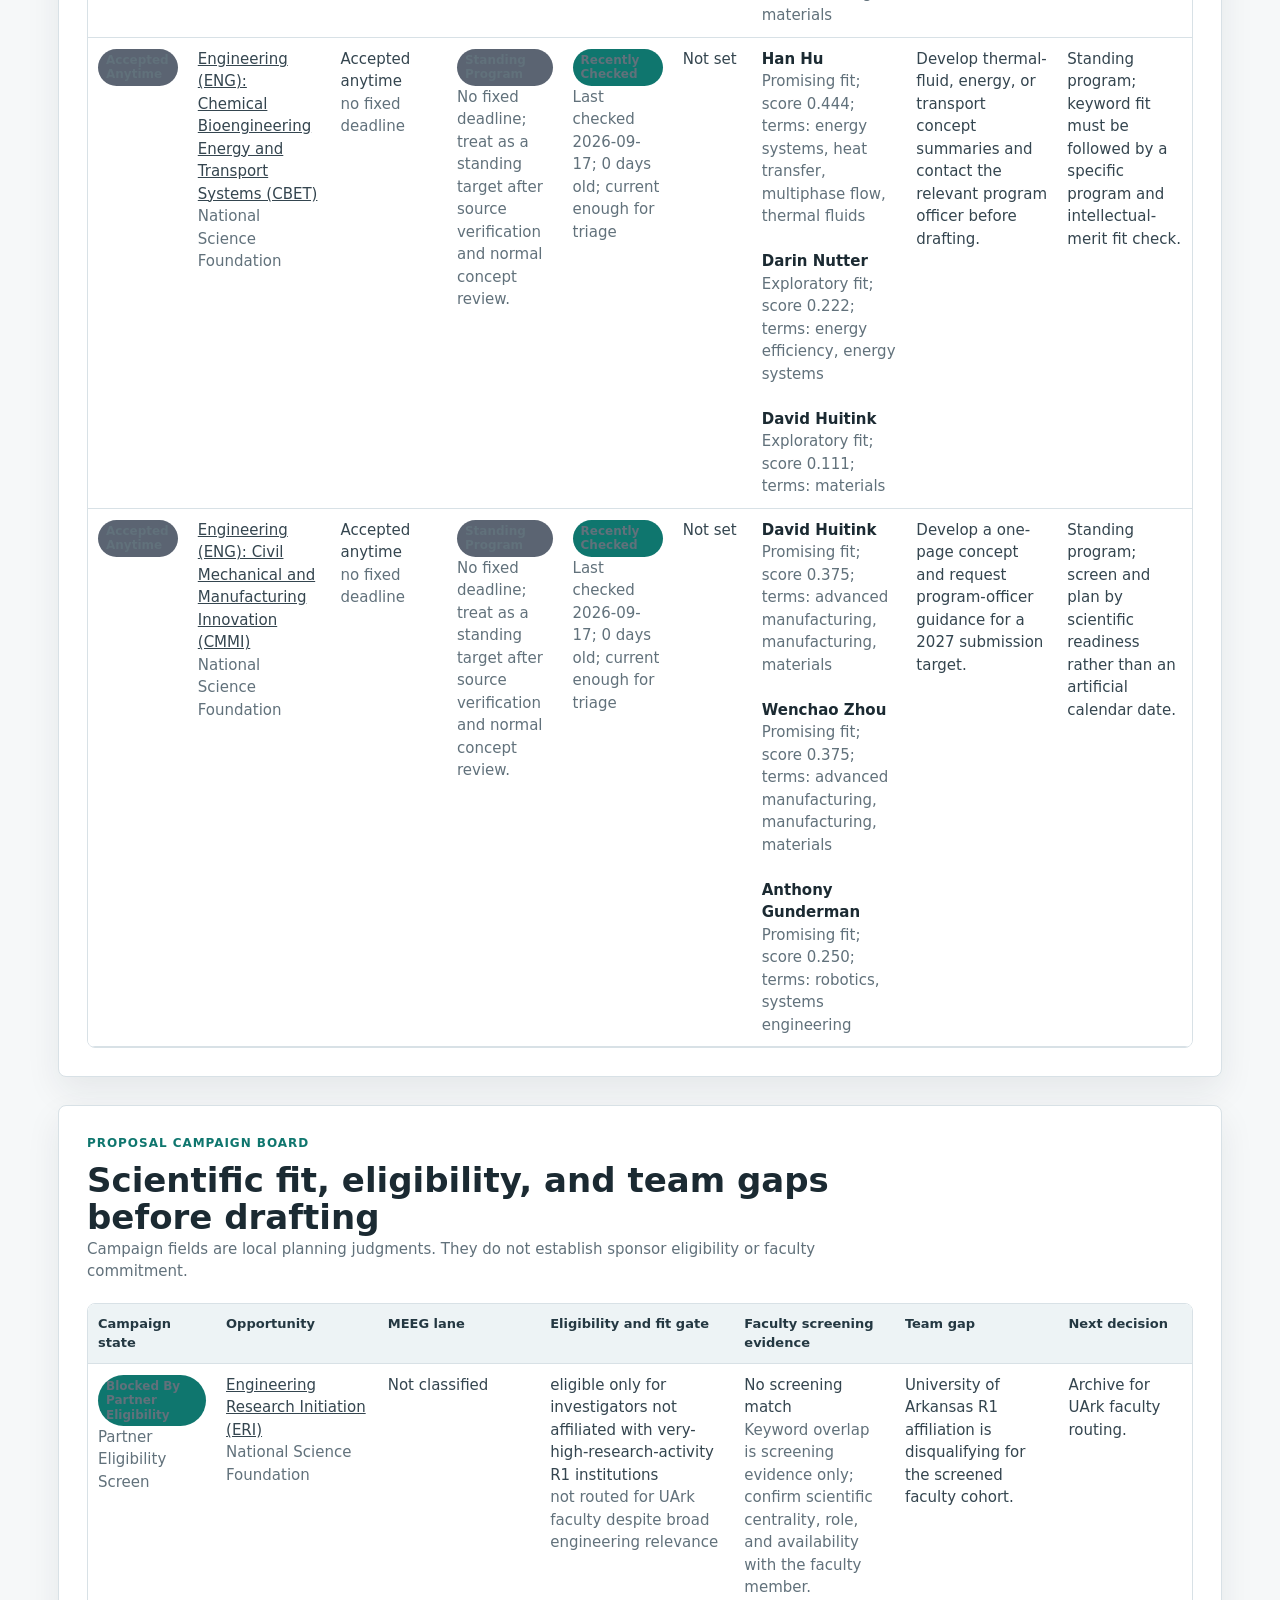
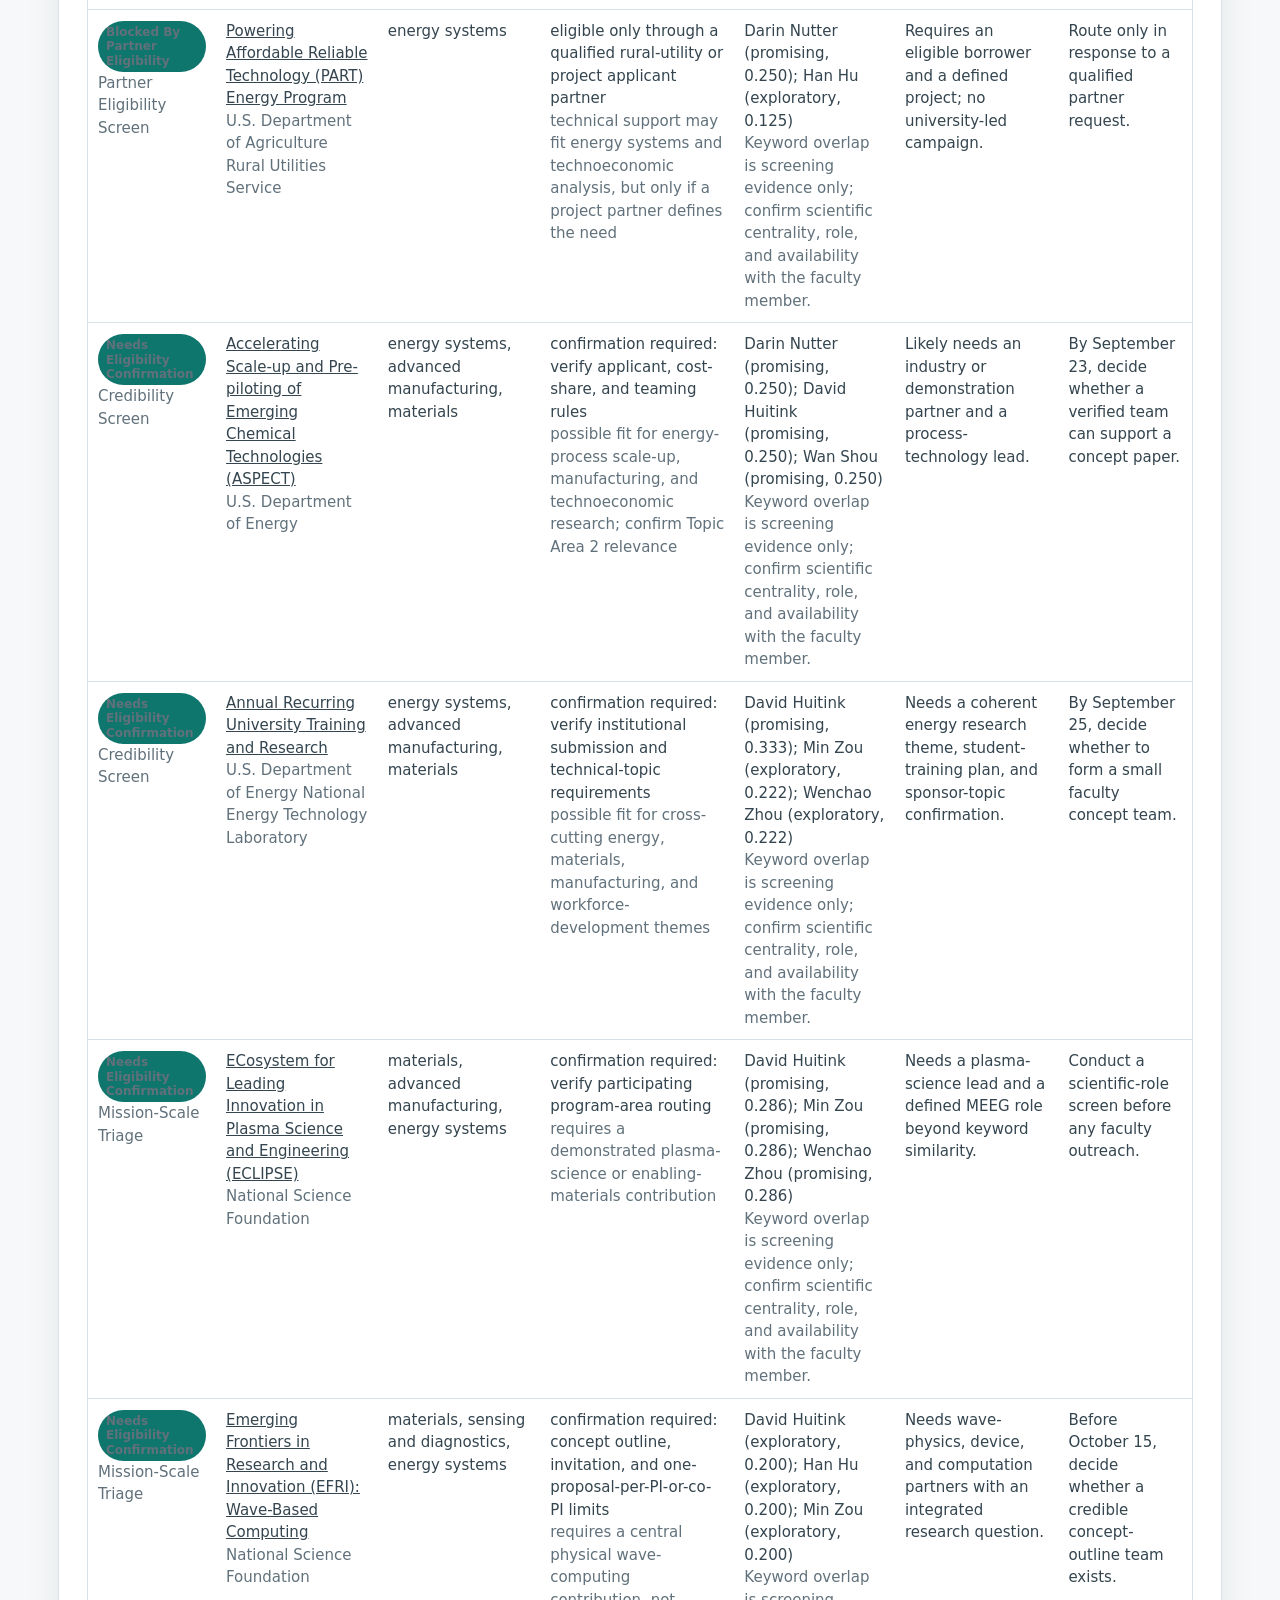
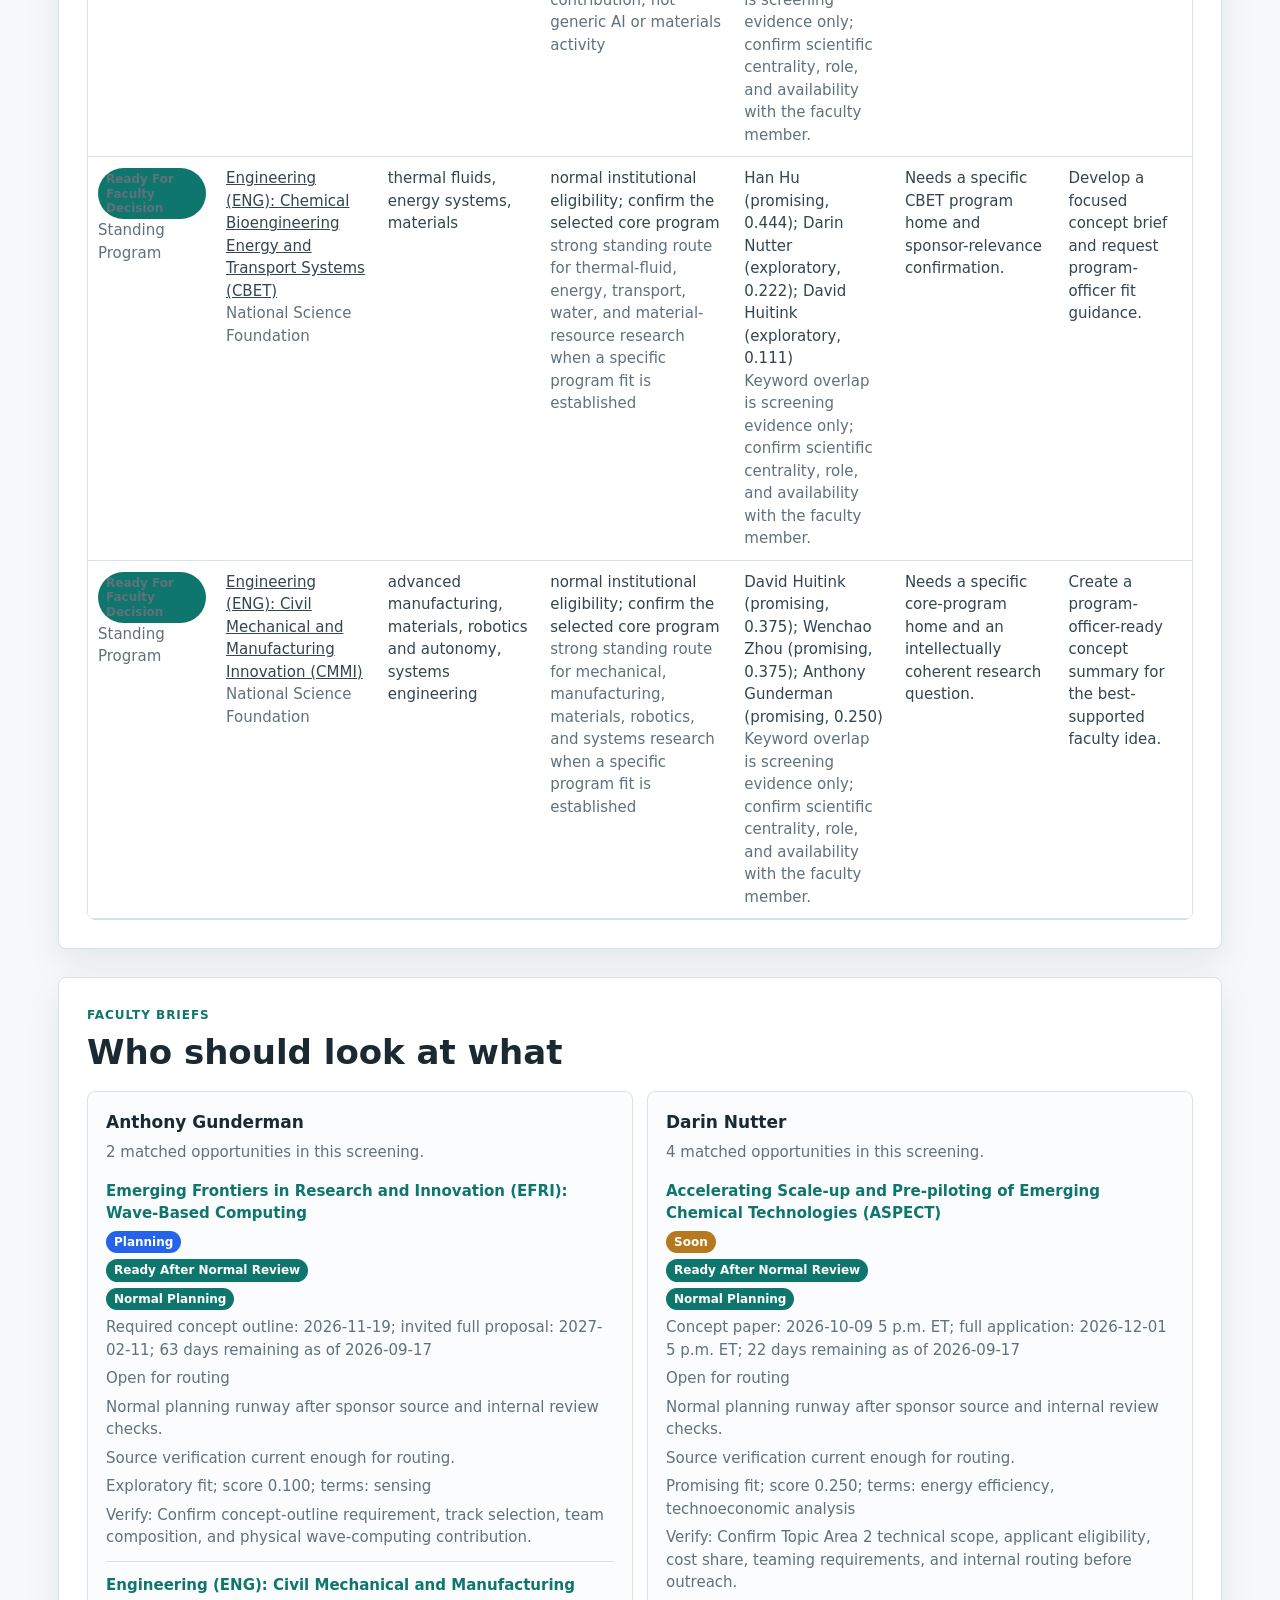
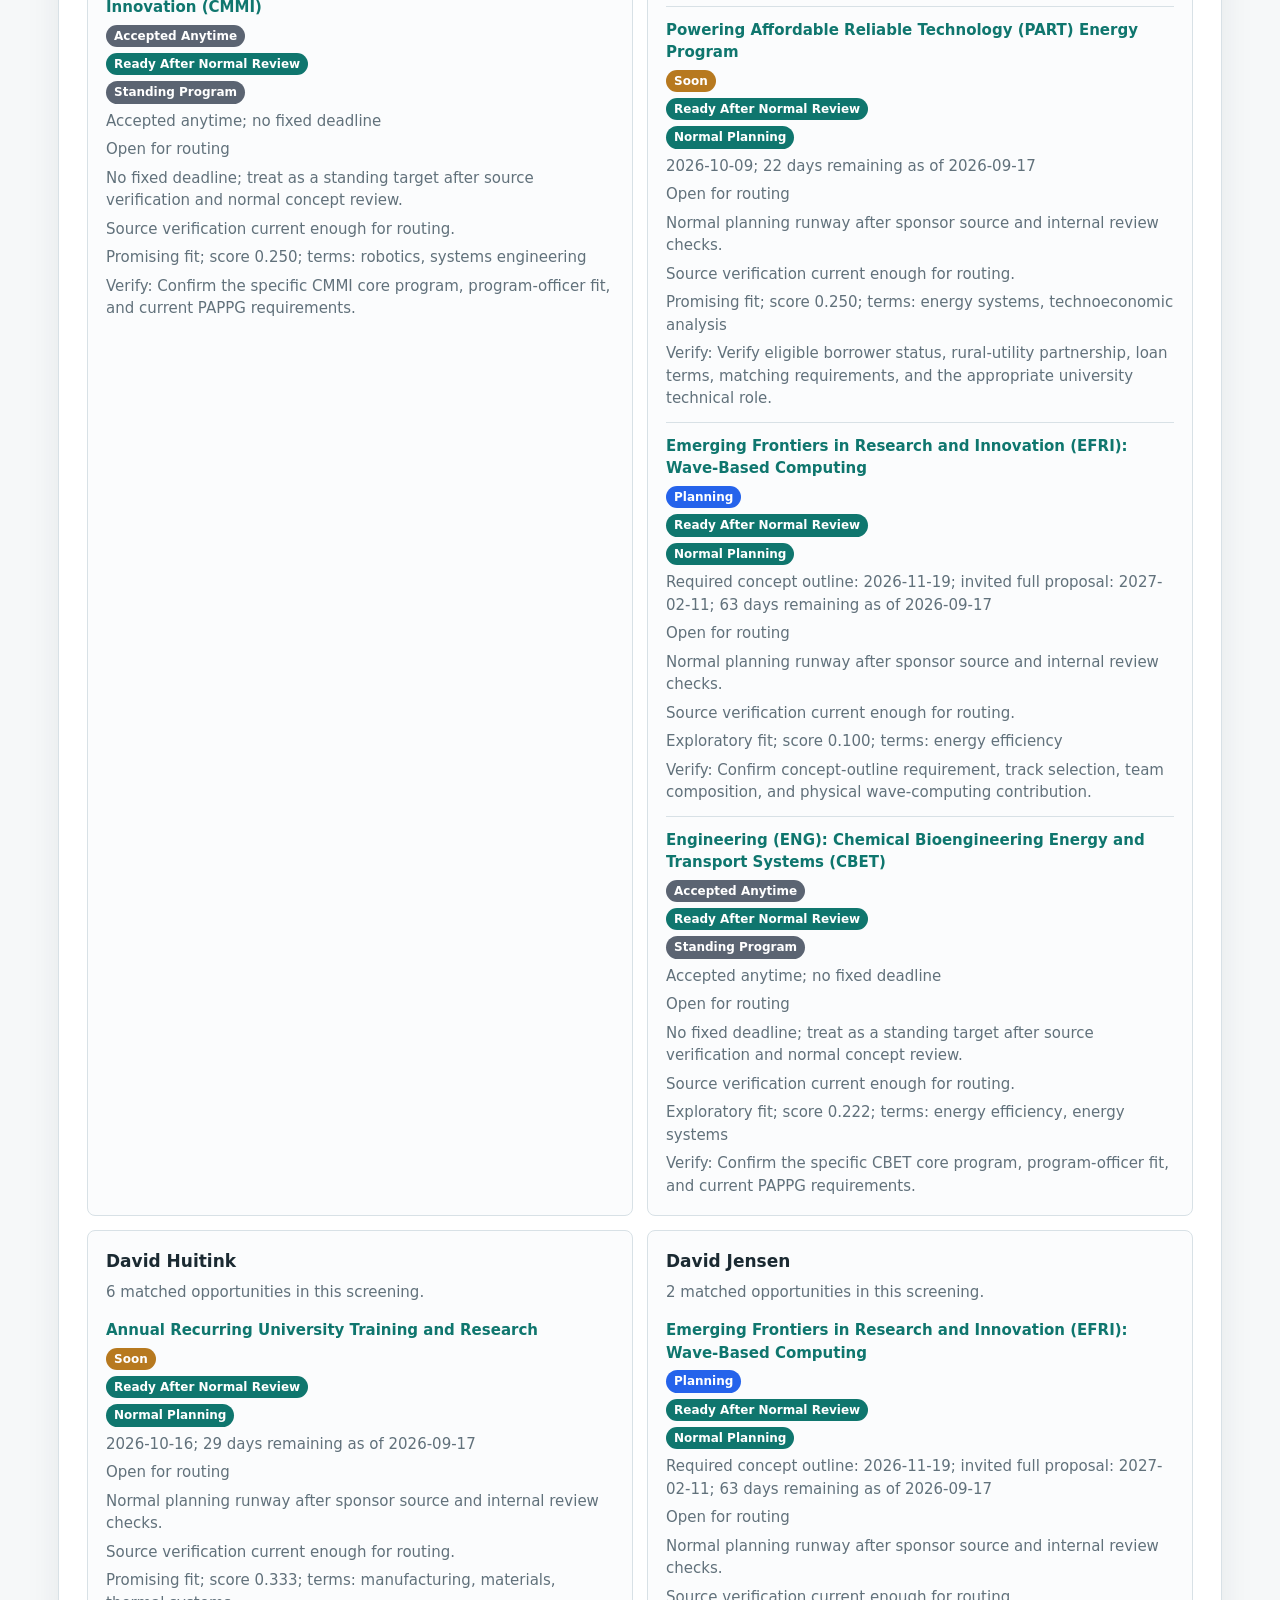
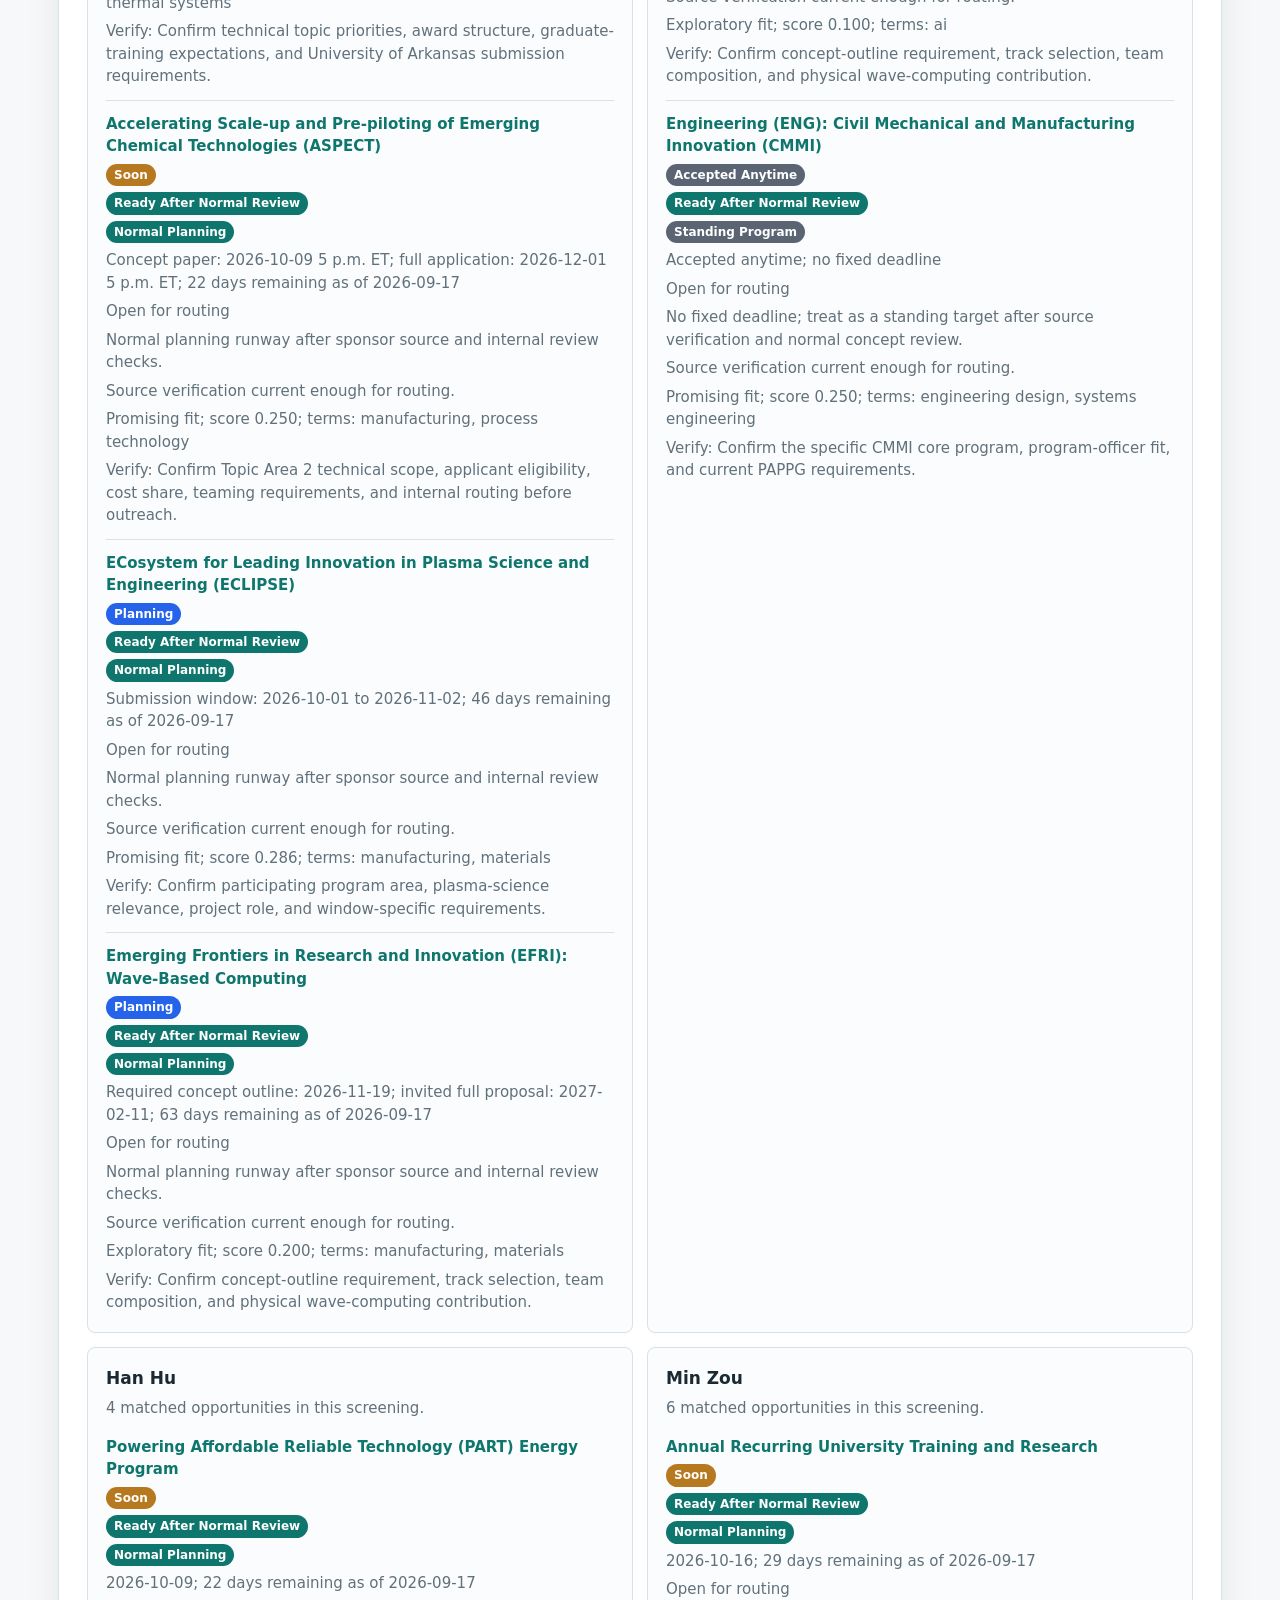
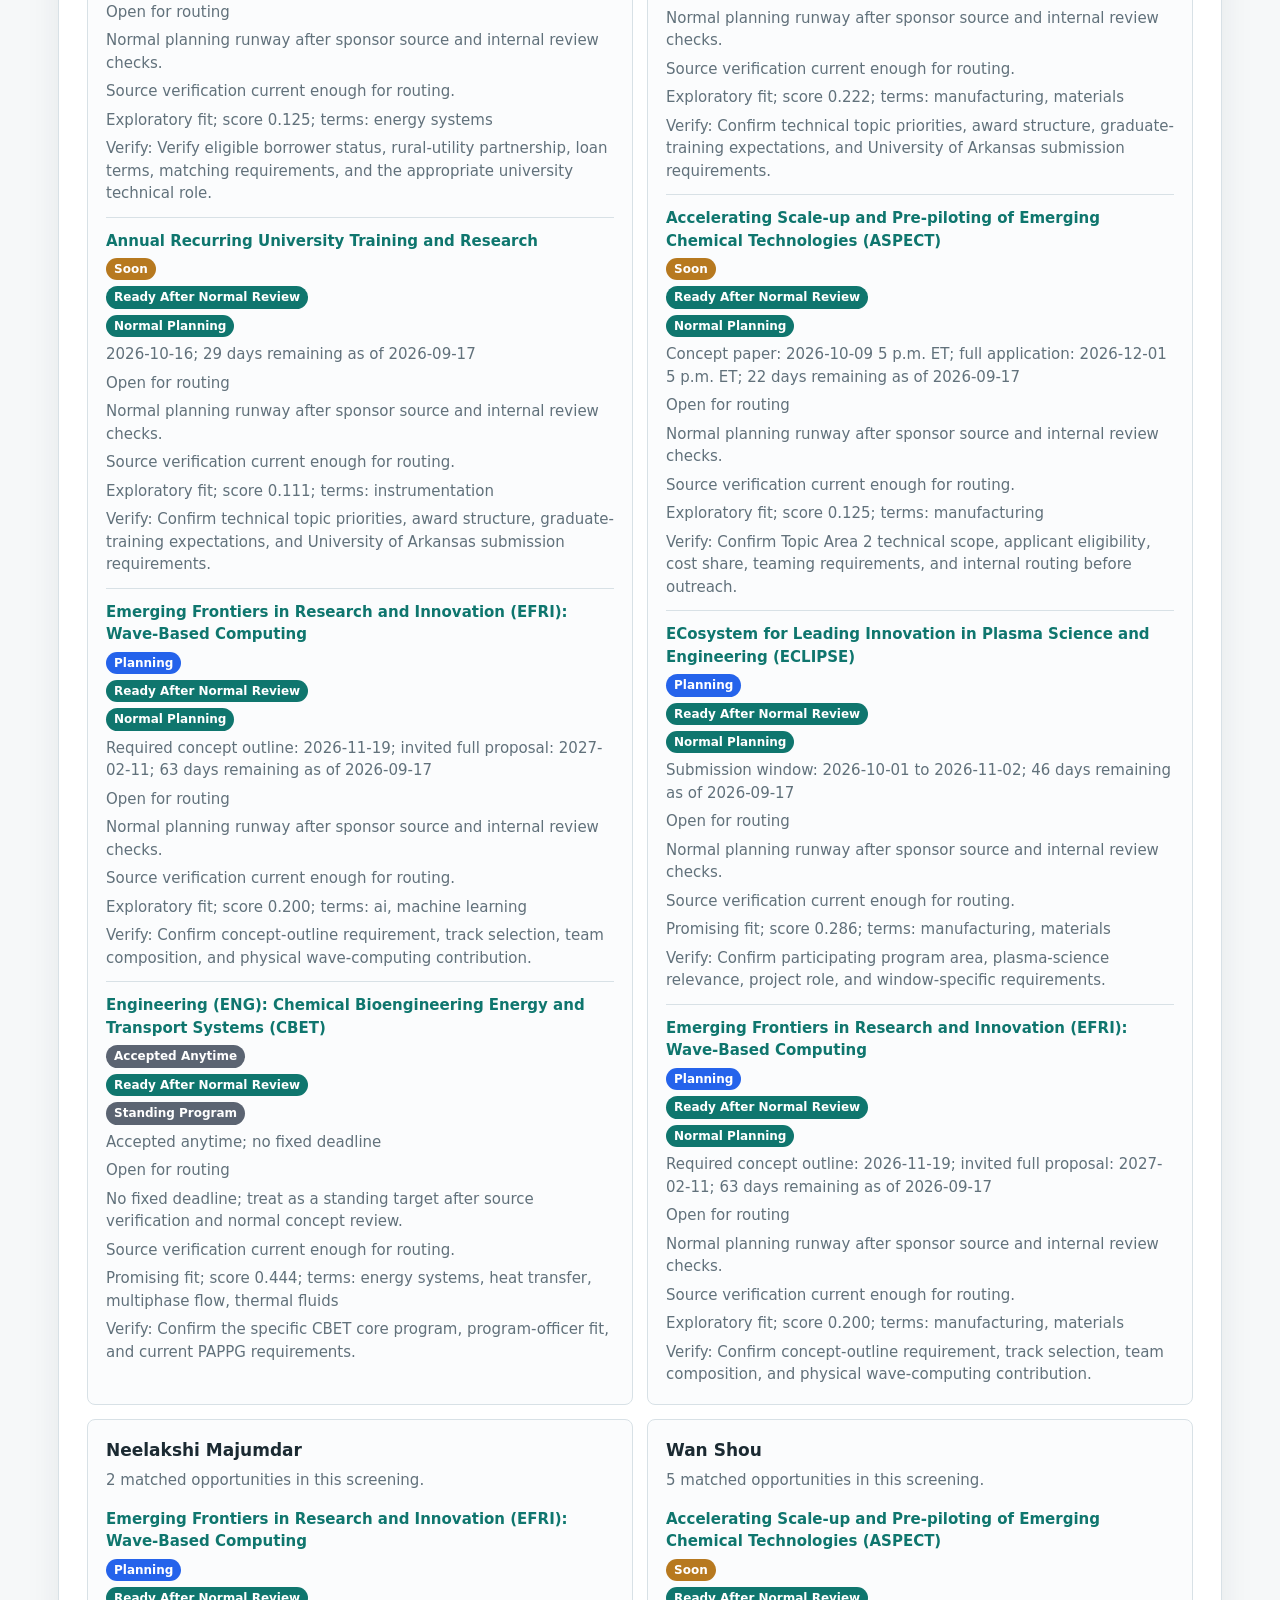
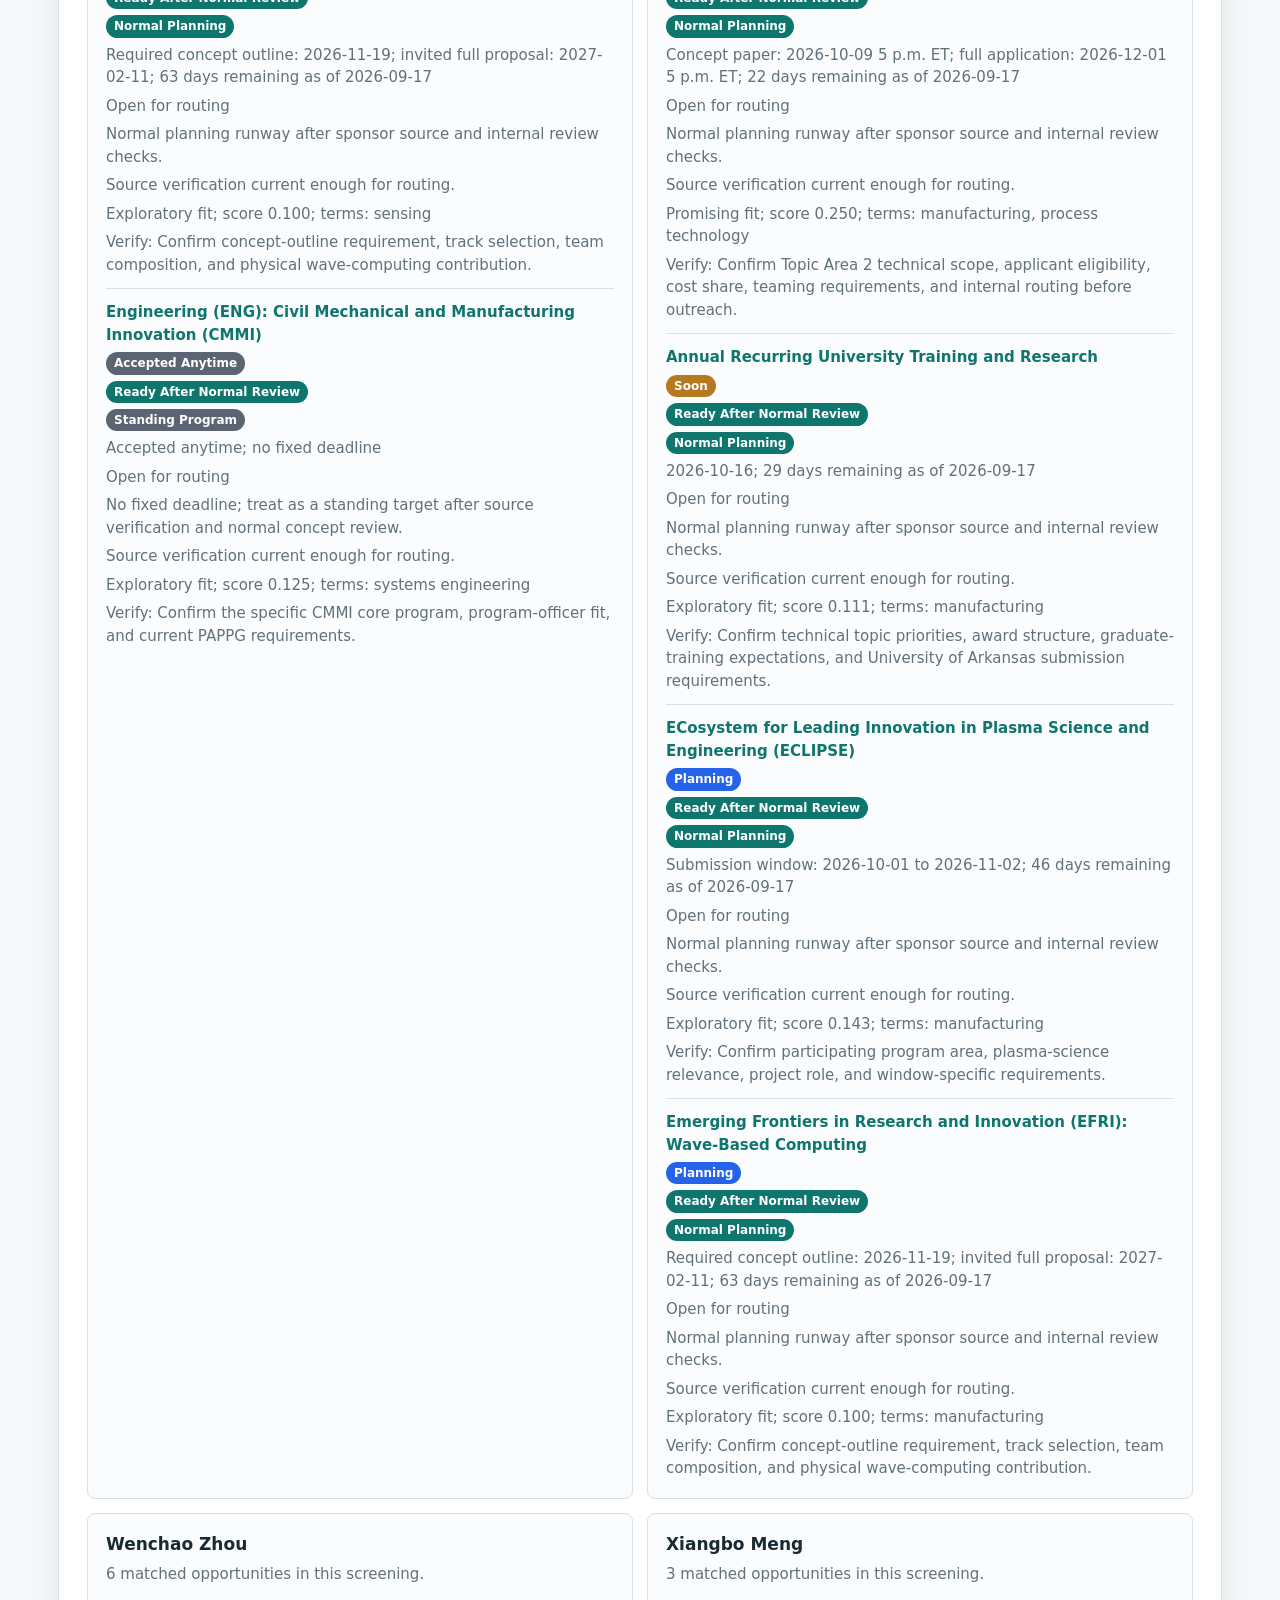
<file: site/screenings/2026-09-17.html>
<!doctype html>
<html lang="en">
<head>
  <meta charset="utf-8">
  <meta name="viewport" content="width=device-width, initial-scale=1">
  <title>Funding Screening - 2026-09-17</title>
  <link rel="stylesheet" href="../styles.css">
</head>
<body>
  <header class="topbar">
    <div><p class="eyebrow">Funding Screening</p><h1>September 17, 2026</h1></div>
    <nav><a href="../index.html">Dashboard</a><a href="https://github.com/hanhuark/funding-compiler">GitHub</a></nav>
  </header>
  <main>
    <section class="overview">
      <div class="overview-copy">
        <p class="eyebrow">Current opportunity snapshot</p>
        <h2>Faculty action inbox for active funding opportunities.</h2>
        <p>Curated scan of opportunities that appear actionable for UArk MEEG based on public sponsor pages checked on 2026-09-17 and refreshed on 2026-09-17.</p>
      </div>
      <div class="metrics">
        <div class="metric"><span>8</span><p>Opportunities screened</p></div>
        <div class="metric"><span>40</span><p>Faculty alignments</p></div>
        <div class="metric"><span>0</span><p>Urgent or overdue actions</p></div>
      </div>
    </section>
    <section class="notice" role="note">
      Sponsor pages remain authoritative. Eligibility, cost share, limited-submission rules, and internal routing should be verified before faculty commit proposal-development time.
    </section>
    <section class="panel">
      <div class="section-heading"><p class="eyebrow">Decision Summary</p><h2>What needs attention first</h2></div>
      <div class="summary-grid">
        <article><span>8</span><p>Active opportunities</p><strong>8 total screened</strong></article>
        <article><span>22</span><p>Days to nearest dated deadline</p><strong>Accelerating Scale-up and Pre-piloting of Emerging Chemical Technologies (ASPECT)</strong></article>
        <article><span>0</span><p>Passed public deadlines</p><strong>Move out of active routing</strong></article>
        <article><span>0</span><p>Do not start new proposals</p><strong>0 inside 7-day runway</strong></article>
        <article><span>0</span><p>Need source recheck</p><strong>0 overdue; 0 block outreach</strong></article>
        <article><span>2</span><p>Rolling or accepted-anytime items</p><strong>Track separately from fixed deadlines</strong></article>
      </div>
    </section>
    <section class="panel">
      <div class="section-heading"><p class="eyebrow">Timeline</p><h2>Deadlines and planning horizon</h2></div>
      <div class="timeline-wrap"><svg xmlns="http://www.w3.org/2000/svg" width="1120" height="318" viewBox="0 0 1120 318" role="img" aria-label="Funding opportunity timeline">
<rect width="100%" height="100%" fill="#ffffff"/>
<text x="24" y="28" font-family="Arial, sans-serif" font-size="18" font-weight="700" fill="#1b2a32">Funding opportunity timeline as of 2026-09-17</text>
<line x1="300" y1="32" x2="1000" y2="32" stroke="#cbd5dc" stroke-width="1"/>
<text x="24" y="60" font-family="Arial, sans-serif" font-size="12" fill="#33444e">Accelerating Scale-up and Pre-piloting of </text>
<rect x="300" y="44" width="244" height="18" rx="4" fill="#b7791f"/>
<text x="552" y="58" font-family="Arial, sans-serif" font-size="12" fill="#33444e">Concept paper: 2026-10-09 5 p.m. ET; full application: 2026-12-01 5 p.m. ET (22 days remaining as of 2026-09-17)</text>
<text x="24" y="94" font-family="Arial, sans-serif" font-size="12" fill="#33444e">Engineering Research Initiation (ERI)</text>
<rect x="300" y="78" width="244" height="18" rx="4" fill="#b7791f"/>
<text x="552" y="92" font-family="Arial, sans-serif" font-size="12" fill="#33444e">2026-10-09 (22 days remaining as of 2026-09-17)</text>
<text x="24" y="128" font-family="Arial, sans-serif" font-size="12" fill="#33444e">Powering Affordable Reliable Technology (P</text>
<rect x="300" y="112" width="244" height="18" rx="4" fill="#b7791f"/>
<text x="552" y="126" font-family="Arial, sans-serif" font-size="12" fill="#33444e">2026-10-09 (22 days remaining as of 2026-09-17)</text>
<text x="24" y="162" font-family="Arial, sans-serif" font-size="12" fill="#33444e">Annual Recurring University Training and R</text>
<rect x="300" y="146" width="322" height="18" rx="4" fill="#b7791f"/>
<text x="630" y="160" font-family="Arial, sans-serif" font-size="12" fill="#33444e">2026-10-16 (29 days remaining as of 2026-09-17)</text>
<text x="24" y="196" font-family="Arial, sans-serif" font-size="12" fill="#33444e">ECosystem for Leading Innovation in Plasma</text>
<rect x="300" y="180" width="511" height="18" rx="4" fill="#2563eb"/>
<text x="819" y="194" font-family="Arial, sans-serif" font-size="12" fill="#33444e">Submission window: 2026-10-01 to 2026-11-02 (46 days remaining as of 2026-09-17)</text>
<text x="24" y="230" font-family="Arial, sans-serif" font-size="12" fill="#33444e">Emerging Frontiers in Research and Innovat</text>
<rect x="300" y="214" width="700" height="18" rx="4" fill="#2563eb"/>
<text x="1008" y="228" font-family="Arial, sans-serif" font-size="12" fill="#33444e">Required concept outline: 2026-11-19; invited full proposal: 2027-02-11 (63 days remaining as of 2026-09-17)</text>
<text x="24" y="272" font-family="Arial, sans-serif" font-size="12" fill="#61717b">Rolling and accepted-anytime items are tracked in the action table instead of shown as fixed deadline bars.</text>
</svg></div>
    </section>
    <section class="panel">
      <div class="section-heading"><p class="eyebrow">Action Inbox</p><h2>Faculty-facing triage table</h2></div>
      <div class="table-wrap"><table class="report-table">
        <thead><tr><th>Status</th><th>Opportunity</th><th>Public deadline</th><th>Proposal runway</th><th>Source verification</th><th>Internal review</th><th>Match evidence</th><th>Next action</th><th>Risk notes</th></tr></thead>
        <tbody><tr><td><span class="status-pill soon">Soon</span></td><td><a href="https://eere-exchange.energy.gov/Default.aspx?Search=notice+of+intent">Accelerating Scale-up and Pre-piloting of Emerging Chemical Technologies (ASPECT)</a><br><span>U.S. Department of Energy</span></td><td>Concept paper: 2026-10-09 5 p.m. ET; full application: 2026-12-01 5 p.m. ET<br><span>22 days remaining as of 2026-09-17</span></td><td><span class="status-pill normal-planning">Normal Planning</span><br><span>Normal planning runway after sponsor source and internal review checks.</span></td><td><span class="status-pill source-current">Recently Checked</span><br><span>Last checked 2026-09-17; 0 days old; current enough for triage</span></td><td>2026-09-23</td><td><strong>Darin Nutter</strong><br><span>Promising fit; score 0.250; terms: energy efficiency, technoeconomic analysis</span><br><br><strong>David Huitink</strong><br><span>Promising fit; score 0.250; terms: manufacturing, process technology</span><br><br><strong>Wan Shou</strong><br><span>Promising fit; score 0.250; terms: manufacturing, process technology</span></td><td>Run a rapid go/no-go with energy-process, manufacturing, and industry-partnership leads before the concept-paper deadline.</td><td>Near-term concept-paper deadline; scale-up and pre-pilot readiness may require partners, cost share, and evidence beyond a single academic lab.</td></tr><tr><td><span class="status-pill soon">Soon</span></td><td><a href="https://www.nsf.gov/funding/opportunities/eri-engineering-research-initiation">Engineering Research Initiation (ERI)</a><br><span>National Science Foundation</span></td><td>2026-10-09<br><span>22 days remaining as of 2026-09-17</span></td><td><span class="status-pill normal-planning">Normal Planning</span><br><span>Normal planning runway after sponsor source and internal review checks.</span></td><td><span class="status-pill source-current">Recently Checked</span><br><span>Last checked 2026-09-17; 0 days old; current enough for triage</span></td><td>Not set</td><td>Manual review</td><td>Archive for UArk faculty routing because the program excludes investigators affiliated with very-high-research-activity R1 institutions.</td><td>Screened out for University of Arkansas R1 affiliation; do not recommend as an active UArk faculty opportunity.</td></tr><tr><td><span class="status-pill soon">Soon</span></td><td><a href="https://simpler.grants.gov/opportunity/354883d0-cdf7-4353-90d4-59d5b8f7c331">Powering Affordable Reliable Technology (PART) Energy Program</a><br><span>U.S. Department of Agriculture Rural Utilities Service</span></td><td>2026-10-09<br><span>22 days remaining as of 2026-09-17</span></td><td><span class="status-pill normal-planning">Normal Planning</span><br><span>Normal planning runway after sponsor source and internal review checks.</span></td><td><span class="status-pill source-current">Recently Checked</span><br><span>Last checked 2026-09-17; 0 days old; current enough for triage</span></td><td>2026-09-23</td><td><strong>Darin Nutter</strong><br><span>Promising fit; score 0.250; terms: energy systems, technoeconomic analysis</span><br><br><strong>Han Hu</strong><br><span>Exploratory fit; score 0.125; terms: energy systems</span></td><td>Do not initiate as a university-led proposal; only explore if an eligible rural-utility partner requests technical collaboration.</td><td>Partner-facing loan program, not a conventional university research grant.</td></tr><tr><td><span class="status-pill soon">Soon</span></td><td><a href="https://simpler.grants.gov/opportunity/d5000ab5-7171-4c60-8d85-ce2117bfc9aa">Annual Recurring University Training and Research</a><br><span>U.S. Department of Energy National Energy Technology Laboratory</span></td><td>2026-10-16<br><span>29 days remaining as of 2026-09-17</span></td><td><span class="status-pill normal-planning">Normal Planning</span><br><span>Normal planning runway after sponsor source and internal review checks.</span></td><td><span class="status-pill source-current">Recently Checked</span><br><span>Last checked 2026-09-17; 0 days old; current enough for triage</span></td><td>2026-09-25</td><td><strong>David Huitink</strong><br><span>Promising fit; score 0.333; terms: manufacturing, materials, thermal systems</span><br><br><strong>Min Zou</strong><br><span>Exploratory fit; score 0.222; terms: manufacturing, materials</span><br><br><strong>Wenchao Zhou</strong><br><span>Exploratory fit; score 0.222; terms: manufacturing, materials</span></td><td>Identify whether an energy-systems training concept with a faculty team is viable before committing proposal-development time.</td><td>Opportunity is broad; scientific topic fit, cohort design, and sponsor priorities need direct review.</td></tr><tr><td><span class="status-pill planning">Planning</span></td><td><a href="https://www.nsf.gov/funding/opportunities/eclipse-ecosystem-leading-innovation-plasma-science-engineering">ECosystem for Leading Innovation in Plasma Science and Engineering (ECLIPSE)</a><br><span>National Science Foundation</span></td><td>Submission window: 2026-10-01 to 2026-11-02<br><span>46 days remaining as of 2026-09-17</span></td><td><span class="status-pill normal-planning">Normal Planning</span><br><span>Normal planning runway after sponsor source and internal review checks.</span></td><td><span class="status-pill source-current">Recently Checked</span><br><span>Last checked 2026-09-17; 0 days old; current enough for triage</span></td><td>2026-10-01</td><td><strong>David Huitink</strong><br><span>Promising fit; score 0.286; terms: manufacturing, materials</span><br><br><strong>Min Zou</strong><br><span>Promising fit; score 0.286; terms: manufacturing, materials</span><br><br><strong>Wenchao Zhou</strong><br><span>Promising fit; score 0.286; terms: manufacturing, materials</span></td><td>Seek a short technical relevance check from materials and high-temperature-systems faculty before campaign formation.</td><td>Keyword overlap does not establish a plasma-science role; route only with a credible enabling-materials or systems contribution.</td></tr><tr><td><span class="status-pill planning">Planning</span></td><td><a href="https://www.nsf.gov/funding/opportunities/efri-wbc-emerging-frontiers-research-innovation-efri-wave-based">Emerging Frontiers in Research and Innovation (EFRI): Wave-Based Computing</a><br><span>National Science Foundation</span></td><td>Required concept outline: 2026-11-19; invited full proposal: 2027-02-11<br><span>63 days remaining as of 2026-09-17</span></td><td><span class="status-pill normal-planning">Normal Planning</span><br><span>Normal planning runway after sponsor source and internal review checks.</span></td><td><span class="status-pill source-current">Recently Checked</span><br><span>Last checked 2026-09-17; 0 days old; current enough for triage</span></td><td>2026-10-15</td><td><strong>David Huitink</strong><br><span>Exploratory fit; score 0.200; terms: manufacturing, materials</span><br><br><strong>Han Hu</strong><br><span>Exploratory fit; score 0.200; terms: ai, machine learning</span><br><br><strong>Min Zou</strong><br><span>Exploratory fit; score 0.200; terms: manufacturing, materials</span></td><td>Run a concept-fit discussion around wave physics, materials, transducers, sensing, and computing before soliciting collaborators.</td><td>Concept outline plus NSF invitation are mandatory; ordinary AI or generic materials work alone is not sufficient.</td></tr><tr><td><span class="status-pill accepted-anytime">Accepted Anytime</span></td><td><a href="https://www.nsf.gov/funding/opportunities/engineering-eng-chemical-bioengineering-energy-transport/nsf26-518/solicitation">Engineering (ENG): Chemical Bioengineering Energy and Transport Systems (CBET)</a><br><span>National Science Foundation</span></td><td>Accepted anytime<br><span>no fixed deadline</span></td><td><span class="status-pill standing-program">Standing Program</span><br><span>No fixed deadline; treat as a standing target after source verification and normal concept review.</span></td><td><span class="status-pill source-current">Recently Checked</span><br><span>Last checked 2026-09-17; 0 days old; current enough for triage</span></td><td>Not set</td><td><strong>Han Hu</strong><br><span>Promising fit; score 0.444; terms: energy systems, heat transfer, multiphase flow, thermal fluids</span><br><br><strong>Darin Nutter</strong><br><span>Exploratory fit; score 0.222; terms: energy efficiency, energy systems</span><br><br><strong>David Huitink</strong><br><span>Exploratory fit; score 0.111; terms: materials</span></td><td>Develop thermal-fluid, energy, or transport concept summaries and contact the relevant program officer before drafting.</td><td>Standing program; keyword fit must be followed by a specific program and intellectual-merit fit check.</td></tr><tr><td><span class="status-pill accepted-anytime">Accepted Anytime</span></td><td><a href="https://www.nsf.gov/funding/opportunities/engineering-eng-civil-mechanical-manufacturing-innovation/nsf26-515/solicitation">Engineering (ENG): Civil Mechanical and Manufacturing Innovation (CMMI)</a><br><span>National Science Foundation</span></td><td>Accepted anytime<br><span>no fixed deadline</span></td><td><span class="status-pill standing-program">Standing Program</span><br><span>No fixed deadline; treat as a standing target after source verification and normal concept review.</span></td><td><span class="status-pill source-current">Recently Checked</span><br><span>Last checked 2026-09-17; 0 days old; current enough for triage</span></td><td>Not set</td><td><strong>David Huitink</strong><br><span>Promising fit; score 0.375; terms: advanced manufacturing, manufacturing, materials</span><br><br><strong>Wenchao Zhou</strong><br><span>Promising fit; score 0.375; terms: advanced manufacturing, manufacturing, materials</span><br><br><strong>Anthony Gunderman</strong><br><span>Promising fit; score 0.250; terms: robotics, systems engineering</span></td><td>Develop a one-page concept and request program-officer guidance for a 2027 submission target.</td><td>Standing program; screen and plan by scientific readiness rather than an artificial calendar date.</td></tr></tbody>
      </table></div>
    </section>


    <section class="panel">
      <div class="section-heading"><p class="eyebrow">Proposal Campaign Board</p><h2>Scientific fit, eligibility, and team gaps before drafting</h2><p class="section-note">Campaign fields are local planning judgments. They do not establish sponsor eligibility or faculty commitment.</p></div>
      <div class="table-wrap"><table class="report-table">
        <thead><tr><th>Campaign state</th><th>Opportunity</th><th>MEEG lane</th><th>Eligibility and fit gate</th><th>Faculty screening evidence</th><th>Team gap</th><th>Next decision</th></tr></thead>
        <tbody><tr><td><span class="status-pill blocked-by-partner-eligibility">Blocked By Partner Eligibility</span><br><span>Partner Eligibility Screen</span></td><td><a href="https://www.nsf.gov/funding/opportunities/eri-engineering-research-initiation">Engineering Research Initiation (ERI)</a><br><span>National Science Foundation</span></td><td>Not classified</td><td>eligible only for investigators not affiliated with very-high-research-activity R1 institutions<br><span>not routed for UArk faculty despite broad engineering relevance</span></td><td>No screening match<br><span>Keyword overlap is screening evidence only; confirm scientific centrality, role, and availability with the faculty member.</span></td><td>University of Arkansas R1 affiliation is disqualifying for the screened faculty cohort.</td><td>Archive for UArk faculty routing.</td></tr><tr><td><span class="status-pill blocked-by-partner-eligibility">Blocked By Partner Eligibility</span><br><span>Partner Eligibility Screen</span></td><td><a href="https://simpler.grants.gov/opportunity/354883d0-cdf7-4353-90d4-59d5b8f7c331">Powering Affordable Reliable Technology (PART) Energy Program</a><br><span>U.S. Department of Agriculture Rural Utilities Service</span></td><td>energy systems</td><td>eligible only through a qualified rural-utility or project applicant partner<br><span>technical support may fit energy systems and technoeconomic analysis, but only if a project partner defines the need</span></td><td>Darin Nutter (promising, 0.250); Han Hu (exploratory, 0.125)<br><span>Keyword overlap is screening evidence only; confirm scientific centrality, role, and availability with the faculty member.</span></td><td>Requires an eligible borrower and a defined project; no university-led campaign.</td><td>Route only in response to a qualified partner request.</td></tr><tr><td><span class="status-pill needs-eligibility-confirmation">Needs Eligibility Confirmation</span><br><span>Credibility Screen</span></td><td><a href="https://eere-exchange.energy.gov/Default.aspx?Search=notice+of+intent">Accelerating Scale-up and Pre-piloting of Emerging Chemical Technologies (ASPECT)</a><br><span>U.S. Department of Energy</span></td><td>energy systems, advanced manufacturing, materials</td><td>confirmation required: verify applicant, cost-share, and teaming rules<br><span>possible fit for energy-process scale-up, manufacturing, and technoeconomic research; confirm Topic Area 2 relevance</span></td><td>Darin Nutter (promising, 0.250); David Huitink (promising, 0.250); Wan Shou (promising, 0.250)<br><span>Keyword overlap is screening evidence only; confirm scientific centrality, role, and availability with the faculty member.</span></td><td>Likely needs an industry or demonstration partner and a process-technology lead.</td><td>By September 23, decide whether a verified team can support a concept paper.</td></tr><tr><td><span class="status-pill needs-eligibility-confirmation">Needs Eligibility Confirmation</span><br><span>Credibility Screen</span></td><td><a href="https://simpler.grants.gov/opportunity/d5000ab5-7171-4c60-8d85-ce2117bfc9aa">Annual Recurring University Training and Research</a><br><span>U.S. Department of Energy National Energy Technology Laboratory</span></td><td>energy systems, advanced manufacturing, materials</td><td>confirmation required: verify institutional submission and technical-topic requirements<br><span>possible fit for cross-cutting energy, materials, manufacturing, and workforce-development themes</span></td><td>David Huitink (promising, 0.333); Min Zou (exploratory, 0.222); Wenchao Zhou (exploratory, 0.222)<br><span>Keyword overlap is screening evidence only; confirm scientific centrality, role, and availability with the faculty member.</span></td><td>Needs a coherent energy research theme, student-training plan, and sponsor-topic confirmation.</td><td>By September 25, decide whether to form a small faculty concept team.</td></tr><tr><td><span class="status-pill needs-eligibility-confirmation">Needs Eligibility Confirmation</span><br><span>Mission-Scale Triage</span></td><td><a href="https://www.nsf.gov/funding/opportunities/eclipse-ecosystem-leading-innovation-plasma-science-engineering">ECosystem for Leading Innovation in Plasma Science and Engineering (ECLIPSE)</a><br><span>National Science Foundation</span></td><td>materials, advanced manufacturing, energy systems</td><td>confirmation required: verify participating program-area routing<br><span>requires a demonstrated plasma-science or enabling-materials contribution</span></td><td>David Huitink (promising, 0.286); Min Zou (promising, 0.286); Wenchao Zhou (promising, 0.286)<br><span>Keyword overlap is screening evidence only; confirm scientific centrality, role, and availability with the faculty member.</span></td><td>Needs a plasma-science lead and a defined MEEG role beyond keyword similarity.</td><td>Conduct a scientific-role screen before any faculty outreach.</td></tr><tr><td><span class="status-pill needs-eligibility-confirmation">Needs Eligibility Confirmation</span><br><span>Mission-Scale Triage</span></td><td><a href="https://www.nsf.gov/funding/opportunities/efri-wbc-emerging-frontiers-research-innovation-efri-wave-based">Emerging Frontiers in Research and Innovation (EFRI): Wave-Based Computing</a><br><span>National Science Foundation</span></td><td>materials, sensing and diagnostics, energy systems</td><td>confirmation required: concept outline, invitation, and one-proposal-per-PI-or-co-PI limits<br><span>requires a central physical wave-computing contribution, not generic AI or materials activity</span></td><td>David Huitink (exploratory, 0.200); Han Hu (exploratory, 0.200); Min Zou (exploratory, 0.200)<br><span>Keyword overlap is screening evidence only; confirm scientific centrality, role, and availability with the faculty member.</span></td><td>Needs wave-physics, device, and computation partners with an integrated research question.</td><td>Before October 15, decide whether a credible concept-outline team exists.</td></tr><tr><td><span class="status-pill ready-for-faculty-decision">Ready For Faculty Decision</span><br><span>Standing Program</span></td><td><a href="https://www.nsf.gov/funding/opportunities/engineering-eng-chemical-bioengineering-energy-transport/nsf26-518/solicitation">Engineering (ENG): Chemical Bioengineering Energy and Transport Systems (CBET)</a><br><span>National Science Foundation</span></td><td>thermal fluids, energy systems, materials</td><td>normal institutional eligibility; confirm the selected core program<br><span>strong standing route for thermal-fluid, energy, transport, water, and material-resource research when a specific program fit is established</span></td><td>Han Hu (promising, 0.444); Darin Nutter (exploratory, 0.222); David Huitink (exploratory, 0.111)<br><span>Keyword overlap is screening evidence only; confirm scientific centrality, role, and availability with the faculty member.</span></td><td>Needs a specific CBET program home and sponsor-relevance confirmation.</td><td>Develop a focused concept brief and request program-officer fit guidance.</td></tr><tr><td><span class="status-pill ready-for-faculty-decision">Ready For Faculty Decision</span><br><span>Standing Program</span></td><td><a href="https://www.nsf.gov/funding/opportunities/engineering-eng-civil-mechanical-manufacturing-innovation/nsf26-515/solicitation">Engineering (ENG): Civil Mechanical and Manufacturing Innovation (CMMI)</a><br><span>National Science Foundation</span></td><td>advanced manufacturing, materials, robotics and autonomy, systems engineering</td><td>normal institutional eligibility; confirm the selected core program<br><span>strong standing route for mechanical, manufacturing, materials, robotics, and systems research when a specific program fit is established</span></td><td>David Huitink (promising, 0.375); Wenchao Zhou (promising, 0.375); Anthony Gunderman (promising, 0.250)<br><span>Keyword overlap is screening evidence only; confirm scientific centrality, role, and availability with the faculty member.</span></td><td>Needs a specific core-program home and an intellectually coherent research question.</td><td>Create a program-officer-ready concept summary for the best-supported faculty idea.</td></tr></tbody>
      </table></div>
    </section>


    <section class="panel">
      <div class="section-heading"><p class="eyebrow">Faculty Briefs</p><h2>Who should look at what</h2></div>
      <div class="faculty-briefs"><article class="faculty-brief"><h3>Anthony Gunderman</h3><p>2 matched opportunities in this screening.</p><ul><li><a href="https://www.nsf.gov/funding/opportunities/efri-wbc-emerging-frontiers-research-innovation-efri-wave-based">Emerging Frontiers in Research and Innovation (EFRI): Wave-Based Computing</a><span class="status-pill planning">Planning</span><span class="status-pill ready-after-normal-review">Ready After Normal Review</span><span class="status-pill normal-planning">Normal Planning</span><p>Required concept outline: 2026-11-19; invited full proposal: 2027-02-11; 63 days remaining as of 2026-09-17</p><p>Open for routing</p><p>Normal planning runway after sponsor source and internal review checks.</p><p>Source verification current enough for routing.</p><p>Exploratory fit; score 0.100; terms: sensing</p><p>Verify: Confirm concept-outline requirement, track selection, team composition, and physical wave-computing contribution.</p></li><li><a href="https://www.nsf.gov/funding/opportunities/engineering-eng-civil-mechanical-manufacturing-innovation/nsf26-515/solicitation">Engineering (ENG): Civil Mechanical and Manufacturing Innovation (CMMI)</a><span class="status-pill accepted-anytime">Accepted Anytime</span><span class="status-pill ready-after-normal-review">Ready After Normal Review</span><span class="status-pill standing-program">Standing Program</span><p>Accepted anytime; no fixed deadline</p><p>Open for routing</p><p>No fixed deadline; treat as a standing target after source verification and normal concept review.</p><p>Source verification current enough for routing.</p><p>Promising fit; score 0.250; terms: robotics, systems engineering</p><p>Verify: Confirm the specific CMMI core program, program-officer fit, and current PAPPG requirements.</p></li></ul></article><article class="faculty-brief"><h3>Darin Nutter</h3><p>4 matched opportunities in this screening.</p><ul><li><a href="https://eere-exchange.energy.gov/Default.aspx?Search=notice+of+intent">Accelerating Scale-up and Pre-piloting of Emerging Chemical Technologies (ASPECT)</a><span class="status-pill soon">Soon</span><span class="status-pill ready-after-normal-review">Ready After Normal Review</span><span class="status-pill normal-planning">Normal Planning</span><p>Concept paper: 2026-10-09 5 p.m. ET; full application: 2026-12-01 5 p.m. ET; 22 days remaining as of 2026-09-17</p><p>Open for routing</p><p>Normal planning runway after sponsor source and internal review checks.</p><p>Source verification current enough for routing.</p><p>Promising fit; score 0.250; terms: energy efficiency, technoeconomic analysis</p><p>Verify: Confirm Topic Area 2 technical scope, applicant eligibility, cost share, teaming requirements, and internal routing before outreach.</p></li><li><a href="https://simpler.grants.gov/opportunity/354883d0-cdf7-4353-90d4-59d5b8f7c331">Powering Affordable Reliable Technology (PART) Energy Program</a><span class="status-pill soon">Soon</span><span class="status-pill ready-after-normal-review">Ready After Normal Review</span><span class="status-pill normal-planning">Normal Planning</span><p>2026-10-09; 22 days remaining as of 2026-09-17</p><p>Open for routing</p><p>Normal planning runway after sponsor source and internal review checks.</p><p>Source verification current enough for routing.</p><p>Promising fit; score 0.250; terms: energy systems, technoeconomic analysis</p><p>Verify: Verify eligible borrower status, rural-utility partnership, loan terms, matching requirements, and the appropriate university technical role.</p></li><li><a href="https://www.nsf.gov/funding/opportunities/efri-wbc-emerging-frontiers-research-innovation-efri-wave-based">Emerging Frontiers in Research and Innovation (EFRI): Wave-Based Computing</a><span class="status-pill planning">Planning</span><span class="status-pill ready-after-normal-review">Ready After Normal Review</span><span class="status-pill normal-planning">Normal Planning</span><p>Required concept outline: 2026-11-19; invited full proposal: 2027-02-11; 63 days remaining as of 2026-09-17</p><p>Open for routing</p><p>Normal planning runway after sponsor source and internal review checks.</p><p>Source verification current enough for routing.</p><p>Exploratory fit; score 0.100; terms: energy efficiency</p><p>Verify: Confirm concept-outline requirement, track selection, team composition, and physical wave-computing contribution.</p></li><li><a href="https://www.nsf.gov/funding/opportunities/engineering-eng-chemical-bioengineering-energy-transport/nsf26-518/solicitation">Engineering (ENG): Chemical Bioengineering Energy and Transport Systems (CBET)</a><span class="status-pill accepted-anytime">Accepted Anytime</span><span class="status-pill ready-after-normal-review">Ready After Normal Review</span><span class="status-pill standing-program">Standing Program</span><p>Accepted anytime; no fixed deadline</p><p>Open for routing</p><p>No fixed deadline; treat as a standing target after source verification and normal concept review.</p><p>Source verification current enough for routing.</p><p>Exploratory fit; score 0.222; terms: energy efficiency, energy systems</p><p>Verify: Confirm the specific CBET core program, program-officer fit, and current PAPPG requirements.</p></li></ul></article><article class="faculty-brief"><h3>David Huitink</h3><p>6 matched opportunities in this screening.</p><ul><li><a href="https://simpler.grants.gov/opportunity/d5000ab5-7171-4c60-8d85-ce2117bfc9aa">Annual Recurring University Training and Research</a><span class="status-pill soon">Soon</span><span class="status-pill ready-after-normal-review">Ready After Normal Review</span><span class="status-pill normal-planning">Normal Planning</span><p>2026-10-16; 29 days remaining as of 2026-09-17</p><p>Open for routing</p><p>Normal planning runway after sponsor source and internal review checks.</p><p>Source verification current enough for routing.</p><p>Promising fit; score 0.333; terms: manufacturing, materials, thermal systems</p><p>Verify: Confirm technical topic priorities, award structure, graduate-training expectations, and University of Arkansas submission requirements.</p></li><li><a href="https://eere-exchange.energy.gov/Default.aspx?Search=notice+of+intent">Accelerating Scale-up and Pre-piloting of Emerging Chemical Technologies (ASPECT)</a><span class="status-pill soon">Soon</span><span class="status-pill ready-after-normal-review">Ready After Normal Review</span><span class="status-pill normal-planning">Normal Planning</span><p>Concept paper: 2026-10-09 5 p.m. ET; full application: 2026-12-01 5 p.m. ET; 22 days remaining as of 2026-09-17</p><p>Open for routing</p><p>Normal planning runway after sponsor source and internal review checks.</p><p>Source verification current enough for routing.</p><p>Promising fit; score 0.250; terms: manufacturing, process technology</p><p>Verify: Confirm Topic Area 2 technical scope, applicant eligibility, cost share, teaming requirements, and internal routing before outreach.</p></li><li><a href="https://www.nsf.gov/funding/opportunities/eclipse-ecosystem-leading-innovation-plasma-science-engineering">ECosystem for Leading Innovation in Plasma Science and Engineering (ECLIPSE)</a><span class="status-pill planning">Planning</span><span class="status-pill ready-after-normal-review">Ready After Normal Review</span><span class="status-pill normal-planning">Normal Planning</span><p>Submission window: 2026-10-01 to 2026-11-02; 46 days remaining as of 2026-09-17</p><p>Open for routing</p><p>Normal planning runway after sponsor source and internal review checks.</p><p>Source verification current enough for routing.</p><p>Promising fit; score 0.286; terms: manufacturing, materials</p><p>Verify: Confirm participating program area, plasma-science relevance, project role, and window-specific requirements.</p></li><li><a href="https://www.nsf.gov/funding/opportunities/efri-wbc-emerging-frontiers-research-innovation-efri-wave-based">Emerging Frontiers in Research and Innovation (EFRI): Wave-Based Computing</a><span class="status-pill planning">Planning</span><span class="status-pill ready-after-normal-review">Ready After Normal Review</span><span class="status-pill normal-planning">Normal Planning</span><p>Required concept outline: 2026-11-19; invited full proposal: 2027-02-11; 63 days remaining as of 2026-09-17</p><p>Open for routing</p><p>Normal planning runway after sponsor source and internal review checks.</p><p>Source verification current enough for routing.</p><p>Exploratory fit; score 0.200; terms: manufacturing, materials</p><p>Verify: Confirm concept-outline requirement, track selection, team composition, and physical wave-computing contribution.</p></li></ul></article><article class="faculty-brief"><h3>David Jensen</h3><p>2 matched opportunities in this screening.</p><ul><li><a href="https://www.nsf.gov/funding/opportunities/efri-wbc-emerging-frontiers-research-innovation-efri-wave-based">Emerging Frontiers in Research and Innovation (EFRI): Wave-Based Computing</a><span class="status-pill planning">Planning</span><span class="status-pill ready-after-normal-review">Ready After Normal Review</span><span class="status-pill normal-planning">Normal Planning</span><p>Required concept outline: 2026-11-19; invited full proposal: 2027-02-11; 63 days remaining as of 2026-09-17</p><p>Open for routing</p><p>Normal planning runway after sponsor source and internal review checks.</p><p>Source verification current enough for routing.</p><p>Exploratory fit; score 0.100; terms: ai</p><p>Verify: Confirm concept-outline requirement, track selection, team composition, and physical wave-computing contribution.</p></li><li><a href="https://www.nsf.gov/funding/opportunities/engineering-eng-civil-mechanical-manufacturing-innovation/nsf26-515/solicitation">Engineering (ENG): Civil Mechanical and Manufacturing Innovation (CMMI)</a><span class="status-pill accepted-anytime">Accepted Anytime</span><span class="status-pill ready-after-normal-review">Ready After Normal Review</span><span class="status-pill standing-program">Standing Program</span><p>Accepted anytime; no fixed deadline</p><p>Open for routing</p><p>No fixed deadline; treat as a standing target after source verification and normal concept review.</p><p>Source verification current enough for routing.</p><p>Promising fit; score 0.250; terms: engineering design, systems engineering</p><p>Verify: Confirm the specific CMMI core program, program-officer fit, and current PAPPG requirements.</p></li></ul></article><article class="faculty-brief"><h3>Han Hu</h3><p>4 matched opportunities in this screening.</p><ul><li><a href="https://simpler.grants.gov/opportunity/354883d0-cdf7-4353-90d4-59d5b8f7c331">Powering Affordable Reliable Technology (PART) Energy Program</a><span class="status-pill soon">Soon</span><span class="status-pill ready-after-normal-review">Ready After Normal Review</span><span class="status-pill normal-planning">Normal Planning</span><p>2026-10-09; 22 days remaining as of 2026-09-17</p><p>Open for routing</p><p>Normal planning runway after sponsor source and internal review checks.</p><p>Source verification current enough for routing.</p><p>Exploratory fit; score 0.125; terms: energy systems</p><p>Verify: Verify eligible borrower status, rural-utility partnership, loan terms, matching requirements, and the appropriate university technical role.</p></li><li><a href="https://simpler.grants.gov/opportunity/d5000ab5-7171-4c60-8d85-ce2117bfc9aa">Annual Recurring University Training and Research</a><span class="status-pill soon">Soon</span><span class="status-pill ready-after-normal-review">Ready After Normal Review</span><span class="status-pill normal-planning">Normal Planning</span><p>2026-10-16; 29 days remaining as of 2026-09-17</p><p>Open for routing</p><p>Normal planning runway after sponsor source and internal review checks.</p><p>Source verification current enough for routing.</p><p>Exploratory fit; score 0.111; terms: instrumentation</p><p>Verify: Confirm technical topic priorities, award structure, graduate-training expectations, and University of Arkansas submission requirements.</p></li><li><a href="https://www.nsf.gov/funding/opportunities/efri-wbc-emerging-frontiers-research-innovation-efri-wave-based">Emerging Frontiers in Research and Innovation (EFRI): Wave-Based Computing</a><span class="status-pill planning">Planning</span><span class="status-pill ready-after-normal-review">Ready After Normal Review</span><span class="status-pill normal-planning">Normal Planning</span><p>Required concept outline: 2026-11-19; invited full proposal: 2027-02-11; 63 days remaining as of 2026-09-17</p><p>Open for routing</p><p>Normal planning runway after sponsor source and internal review checks.</p><p>Source verification current enough for routing.</p><p>Exploratory fit; score 0.200; terms: ai, machine learning</p><p>Verify: Confirm concept-outline requirement, track selection, team composition, and physical wave-computing contribution.</p></li><li><a href="https://www.nsf.gov/funding/opportunities/engineering-eng-chemical-bioengineering-energy-transport/nsf26-518/solicitation">Engineering (ENG): Chemical Bioengineering Energy and Transport Systems (CBET)</a><span class="status-pill accepted-anytime">Accepted Anytime</span><span class="status-pill ready-after-normal-review">Ready After Normal Review</span><span class="status-pill standing-program">Standing Program</span><p>Accepted anytime; no fixed deadline</p><p>Open for routing</p><p>No fixed deadline; treat as a standing target after source verification and normal concept review.</p><p>Source verification current enough for routing.</p><p>Promising fit; score 0.444; terms: energy systems, heat transfer, multiphase flow, thermal fluids</p><p>Verify: Confirm the specific CBET core program, program-officer fit, and current PAPPG requirements.</p></li></ul></article><article class="faculty-brief"><h3>Min Zou</h3><p>6 matched opportunities in this screening.</p><ul><li><a href="https://simpler.grants.gov/opportunity/d5000ab5-7171-4c60-8d85-ce2117bfc9aa">Annual Recurring University Training and Research</a><span class="status-pill soon">Soon</span><span class="status-pill ready-after-normal-review">Ready After Normal Review</span><span class="status-pill normal-planning">Normal Planning</span><p>2026-10-16; 29 days remaining as of 2026-09-17</p><p>Open for routing</p><p>Normal planning runway after sponsor source and internal review checks.</p><p>Source verification current enough for routing.</p><p>Exploratory fit; score 0.222; terms: manufacturing, materials</p><p>Verify: Confirm technical topic priorities, award structure, graduate-training expectations, and University of Arkansas submission requirements.</p></li><li><a href="https://eere-exchange.energy.gov/Default.aspx?Search=notice+of+intent">Accelerating Scale-up and Pre-piloting of Emerging Chemical Technologies (ASPECT)</a><span class="status-pill soon">Soon</span><span class="status-pill ready-after-normal-review">Ready After Normal Review</span><span class="status-pill normal-planning">Normal Planning</span><p>Concept paper: 2026-10-09 5 p.m. ET; full application: 2026-12-01 5 p.m. ET; 22 days remaining as of 2026-09-17</p><p>Open for routing</p><p>Normal planning runway after sponsor source and internal review checks.</p><p>Source verification current enough for routing.</p><p>Exploratory fit; score 0.125; terms: manufacturing</p><p>Verify: Confirm Topic Area 2 technical scope, applicant eligibility, cost share, teaming requirements, and internal routing before outreach.</p></li><li><a href="https://www.nsf.gov/funding/opportunities/eclipse-ecosystem-leading-innovation-plasma-science-engineering">ECosystem for Leading Innovation in Plasma Science and Engineering (ECLIPSE)</a><span class="status-pill planning">Planning</span><span class="status-pill ready-after-normal-review">Ready After Normal Review</span><span class="status-pill normal-planning">Normal Planning</span><p>Submission window: 2026-10-01 to 2026-11-02; 46 days remaining as of 2026-09-17</p><p>Open for routing</p><p>Normal planning runway after sponsor source and internal review checks.</p><p>Source verification current enough for routing.</p><p>Promising fit; score 0.286; terms: manufacturing, materials</p><p>Verify: Confirm participating program area, plasma-science relevance, project role, and window-specific requirements.</p></li><li><a href="https://www.nsf.gov/funding/opportunities/efri-wbc-emerging-frontiers-research-innovation-efri-wave-based">Emerging Frontiers in Research and Innovation (EFRI): Wave-Based Computing</a><span class="status-pill planning">Planning</span><span class="status-pill ready-after-normal-review">Ready After Normal Review</span><span class="status-pill normal-planning">Normal Planning</span><p>Required concept outline: 2026-11-19; invited full proposal: 2027-02-11; 63 days remaining as of 2026-09-17</p><p>Open for routing</p><p>Normal planning runway after sponsor source and internal review checks.</p><p>Source verification current enough for routing.</p><p>Exploratory fit; score 0.200; terms: manufacturing, materials</p><p>Verify: Confirm concept-outline requirement, track selection, team composition, and physical wave-computing contribution.</p></li></ul></article><article class="faculty-brief"><h3>Neelakshi Majumdar</h3><p>2 matched opportunities in this screening.</p><ul><li><a href="https://www.nsf.gov/funding/opportunities/efri-wbc-emerging-frontiers-research-innovation-efri-wave-based">Emerging Frontiers in Research and Innovation (EFRI): Wave-Based Computing</a><span class="status-pill planning">Planning</span><span class="status-pill ready-after-normal-review">Ready After Normal Review</span><span class="status-pill normal-planning">Normal Planning</span><p>Required concept outline: 2026-11-19; invited full proposal: 2027-02-11; 63 days remaining as of 2026-09-17</p><p>Open for routing</p><p>Normal planning runway after sponsor source and internal review checks.</p><p>Source verification current enough for routing.</p><p>Exploratory fit; score 0.100; terms: sensing</p><p>Verify: Confirm concept-outline requirement, track selection, team composition, and physical wave-computing contribution.</p></li><li><a href="https://www.nsf.gov/funding/opportunities/engineering-eng-civil-mechanical-manufacturing-innovation/nsf26-515/solicitation">Engineering (ENG): Civil Mechanical and Manufacturing Innovation (CMMI)</a><span class="status-pill accepted-anytime">Accepted Anytime</span><span class="status-pill ready-after-normal-review">Ready After Normal Review</span><span class="status-pill standing-program">Standing Program</span><p>Accepted anytime; no fixed deadline</p><p>Open for routing</p><p>No fixed deadline; treat as a standing target after source verification and normal concept review.</p><p>Source verification current enough for routing.</p><p>Exploratory fit; score 0.125; terms: systems engineering</p><p>Verify: Confirm the specific CMMI core program, program-officer fit, and current PAPPG requirements.</p></li></ul></article><article class="faculty-brief"><h3>Wan Shou</h3><p>5 matched opportunities in this screening.</p><ul><li><a href="https://eere-exchange.energy.gov/Default.aspx?Search=notice+of+intent">Accelerating Scale-up and Pre-piloting of Emerging Chemical Technologies (ASPECT)</a><span class="status-pill soon">Soon</span><span class="status-pill ready-after-normal-review">Ready After Normal Review</span><span class="status-pill normal-planning">Normal Planning</span><p>Concept paper: 2026-10-09 5 p.m. ET; full application: 2026-12-01 5 p.m. ET; 22 days remaining as of 2026-09-17</p><p>Open for routing</p><p>Normal planning runway after sponsor source and internal review checks.</p><p>Source verification current enough for routing.</p><p>Promising fit; score 0.250; terms: manufacturing, process technology</p><p>Verify: Confirm Topic Area 2 technical scope, applicant eligibility, cost share, teaming requirements, and internal routing before outreach.</p></li><li><a href="https://simpler.grants.gov/opportunity/d5000ab5-7171-4c60-8d85-ce2117bfc9aa">Annual Recurring University Training and Research</a><span class="status-pill soon">Soon</span><span class="status-pill ready-after-normal-review">Ready After Normal Review</span><span class="status-pill normal-planning">Normal Planning</span><p>2026-10-16; 29 days remaining as of 2026-09-17</p><p>Open for routing</p><p>Normal planning runway after sponsor source and internal review checks.</p><p>Source verification current enough for routing.</p><p>Exploratory fit; score 0.111; terms: manufacturing</p><p>Verify: Confirm technical topic priorities, award structure, graduate-training expectations, and University of Arkansas submission requirements.</p></li><li><a href="https://www.nsf.gov/funding/opportunities/eclipse-ecosystem-leading-innovation-plasma-science-engineering">ECosystem for Leading Innovation in Plasma Science and Engineering (ECLIPSE)</a><span class="status-pill planning">Planning</span><span class="status-pill ready-after-normal-review">Ready After Normal Review</span><span class="status-pill normal-planning">Normal Planning</span><p>Submission window: 2026-10-01 to 2026-11-02; 46 days remaining as of 2026-09-17</p><p>Open for routing</p><p>Normal planning runway after sponsor source and internal review checks.</p><p>Source verification current enough for routing.</p><p>Exploratory fit; score 0.143; terms: manufacturing</p><p>Verify: Confirm participating program area, plasma-science relevance, project role, and window-specific requirements.</p></li><li><a href="https://www.nsf.gov/funding/opportunities/efri-wbc-emerging-frontiers-research-innovation-efri-wave-based">Emerging Frontiers in Research and Innovation (EFRI): Wave-Based Computing</a><span class="status-pill planning">Planning</span><span class="status-pill ready-after-normal-review">Ready After Normal Review</span><span class="status-pill normal-planning">Normal Planning</span><p>Required concept outline: 2026-11-19; invited full proposal: 2027-02-11; 63 days remaining as of 2026-09-17</p><p>Open for routing</p><p>Normal planning runway after sponsor source and internal review checks.</p><p>Source verification current enough for routing.</p><p>Exploratory fit; score 0.100; terms: manufacturing</p><p>Verify: Confirm concept-outline requirement, track selection, team composition, and physical wave-computing contribution.</p></li></ul></article><article class="faculty-brief"><h3>Wenchao Zhou</h3><p>6 matched opportunities in this screening.</p><ul><li><a href="https://eere-exchange.energy.gov/Default.aspx?Search=notice+of+intent">Accelerating Scale-up and Pre-piloting of Emerging Chemical Technologies (ASPECT)</a><span class="status-pill soon">Soon</span><span class="status-pill ready-after-normal-review">Ready After Normal Review</span><span class="status-pill normal-planning">Normal Planning</span><p>Concept paper: 2026-10-09 5 p.m. ET; full application: 2026-12-01 5 p.m. ET; 22 days remaining as of 2026-09-17</p><p>Open for routing</p><p>Normal planning runway after sponsor source and internal review checks.</p><p>Source verification current enough for routing.</p><p>Promising fit; score 0.250; terms: manufacturing, process technology</p><p>Verify: Confirm Topic Area 2 technical scope, applicant eligibility, cost share, teaming requirements, and internal routing before outreach.</p></li><li><a href="https://simpler.grants.gov/opportunity/d5000ab5-7171-4c60-8d85-ce2117bfc9aa">Annual Recurring University Training and Research</a><span class="status-pill soon">Soon</span><span class="status-pill ready-after-normal-review">Ready After Normal Review</span><span class="status-pill normal-planning">Normal Planning</span><p>2026-10-16; 29 days remaining as of 2026-09-17</p><p>Open for routing</p><p>Normal planning runway after sponsor source and internal review checks.</p><p>Source verification current enough for routing.</p><p>Exploratory fit; score 0.222; terms: manufacturing, materials</p><p>Verify: Confirm technical topic priorities, award structure, graduate-training expectations, and University of Arkansas submission requirements.</p></li><li><a href="https://www.nsf.gov/funding/opportunities/eclipse-ecosystem-leading-innovation-plasma-science-engineering">ECosystem for Leading Innovation in Plasma Science and Engineering (ECLIPSE)</a><span class="status-pill planning">Planning</span><span class="status-pill ready-after-normal-review">Ready After Normal Review</span><span class="status-pill normal-planning">Normal Planning</span><p>Submission window: 2026-10-01 to 2026-11-02; 46 days remaining as of 2026-09-17</p><p>Open for routing</p><p>Normal planning runway after sponsor source and internal review checks.</p><p>Source verification current enough for routing.</p><p>Promising fit; score 0.286; terms: manufacturing, materials</p><p>Verify: Confirm participating program area, plasma-science relevance, project role, and window-specific requirements.</p></li><li><a href="https://www.nsf.gov/funding/opportunities/efri-wbc-emerging-frontiers-research-innovation-efri-wave-based">Emerging Frontiers in Research and Innovation (EFRI): Wave-Based Computing</a><span class="status-pill planning">Planning</span><span class="status-pill ready-after-normal-review">Ready After Normal Review</span><span class="status-pill normal-planning">Normal Planning</span><p>Required concept outline: 2026-11-19; invited full proposal: 2027-02-11; 63 days remaining as of 2026-09-17</p><p>Open for routing</p><p>Normal planning runway after sponsor source and internal review checks.</p><p>Source verification current enough for routing.</p><p>Exploratory fit; score 0.200; terms: manufacturing, materials</p><p>Verify: Confirm concept-outline requirement, track selection, team composition, and physical wave-computing contribution.</p></li></ul></article><article class="faculty-brief"><h3>Xiangbo Meng</h3><p>3 matched opportunities in this screening.</p><ul><li><a href="https://eere-exchange.energy.gov/Default.aspx?Search=notice+of+intent">Accelerating Scale-up and Pre-piloting of Emerging Chemical Technologies (ASPECT)</a><span class="status-pill soon">Soon</span><span class="status-pill ready-after-normal-review">Ready After Normal Review</span><span class="status-pill normal-planning">Normal Planning</span><p>Concept paper: 2026-10-09 5 p.m. ET; full application: 2026-12-01 5 p.m. ET; 22 days remaining as of 2026-09-17</p><p>Open for routing</p><p>Normal planning runway after sponsor source and internal review checks.</p><p>Source verification current enough for routing.</p><p>Exploratory fit; score 0.125; terms: energy</p><p>Verify: Confirm Topic Area 2 technical scope, applicant eligibility, cost share, teaming requirements, and internal routing before outreach.</p></li><li><a href="https://simpler.grants.gov/opportunity/d5000ab5-7171-4c60-8d85-ce2117bfc9aa">Annual Recurring University Training and Research</a><span class="status-pill soon">Soon</span><span class="status-pill ready-after-normal-review">Ready After Normal Review</span><span class="status-pill normal-planning">Normal Planning</span><p>2026-10-16; 29 days remaining as of 2026-09-17</p><p>Open for routing</p><p>Normal planning runway after sponsor source and internal review checks.</p><p>Source verification current enough for routing.</p><p>Exploratory fit; score 0.111; terms: energy</p><p>Verify: Confirm technical topic priorities, award structure, graduate-training expectations, and University of Arkansas submission requirements.</p></li><li><a href="https://www.nsf.gov/funding/opportunities/eclipse-ecosystem-leading-innovation-plasma-science-engineering">ECosystem for Leading Innovation in Plasma Science and Engineering (ECLIPSE)</a><span class="status-pill planning">Planning</span><span class="status-pill ready-after-normal-review">Ready After Normal Review</span><span class="status-pill normal-planning">Normal Planning</span><p>Submission window: 2026-10-01 to 2026-11-02; 46 days remaining as of 2026-09-17</p><p>Open for routing</p><p>Normal planning runway after sponsor source and internal review checks.</p><p>Source verification current enough for routing.</p><p>Exploratory fit; score 0.143; terms: energy</p><p>Verify: Confirm participating program area, plasma-science relevance, project role, and window-specific requirements.</p></li></ul></article></div>
    </section>
  </main>
</body>
</html>
</file>
<file: site/styles.css>
:root {
  --bg: #f6f8f9;
  --panel: #ffffff;
  --ink: #1b2a32;
  --muted: #61717b;
  --line: #d8e1e6;
  --teal: #0f766e;
  --blue: #2563eb;
  --gold: #b7791f;
  --rose: #be123c;
  --soft-teal: #e7f5f2;
  --soft-blue: #eaf1ff;
  --shadow: 0 14px 34px rgba(29, 42, 50, 0.08);
}

* {
  box-sizing: border-box;
}

html {
  scroll-behavior: smooth;
}

body {
  margin: 0;
  font: 15px/1.5 system-ui, -apple-system, BlinkMacSystemFont, "Segoe UI", sans-serif;
  color: var(--ink);
  background:
    linear-gradient(180deg, rgba(231, 245, 242, 0.95), rgba(246, 248, 249, 0.45) 360px),
    var(--bg);
  overflow-x: hidden;
}

a {
  color: inherit;
}

.topbar {
  position: sticky;
  top: 0;
  z-index: 10;
  display: flex;
  justify-content: space-between;
  align-items: center;
  gap: 24px;
  padding: 18px 32px;
  border-bottom: 1px solid rgba(216, 225, 230, 0.9);
  background: rgba(246, 248, 249, 0.88);
  backdrop-filter: blur(14px);
}

.topbar h1 {
  margin: 0;
  font-size: 24px;
  line-height: 1.1;
}

nav {
  display: flex;
  flex-wrap: wrap;
  gap: 8px;
  justify-content: flex-end;
}

nav a {
  padding: 7px 10px;
  border-radius: 6px;
  color: #33444e;
  text-decoration: none;
  font-weight: 650;
}

nav a:hover,
nav a:focus-visible {
  background: var(--soft-teal);
  outline: none;
}

main {
  max-width: 1220px;
  margin: 0 auto;
  padding: 28px 28px 48px;
}

h2,
h3,
p {
  margin: 0;
  overflow-wrap: break-word;
}

h2 {
  max-width: 820px;
  font-size: 34px;
  line-height: 1.08;
  letter-spacing: 0;
  overflow-wrap: break-word;
}

h3 {
  font-size: 17px;
  letter-spacing: 0;
}

.eyebrow {
  margin-bottom: 8px;
  color: var(--teal);
  font-size: 12px;
  font-weight: 800;
  letter-spacing: 0.08em;
  text-transform: uppercase;
}

.overview {
  display: grid;
  grid-template-columns: minmax(0, 1.15fr) minmax(320px, 0.85fr);
  gap: 24px;
  align-items: stretch;
  min-height: calc(100vh - 168px);
  padding: 24px 0 18px;
}

.overview-copy {
  display: flex;
  flex-direction: column;
  justify-content: center;
  min-width: 0;
}

.overview-copy p:last-child {
  max-width: 680px;
  margin-top: 18px;
  color: var(--muted);
  font-size: 18px;
}

.metrics {
  display: grid;
  align-content: center;
  gap: 14px;
}

.metric {
  padding: 24px;
  border: 1px solid var(--line);
  border-radius: 8px;
  background: rgba(255, 255, 255, 0.86);
  box-shadow: var(--shadow);
}

.metric span {
  display: block;
  color: var(--teal);
  font-size: 46px;
  line-height: 1;
  font-weight: 850;
}

.metric p {
  margin-top: 6px;
  color: var(--muted);
  font-weight: 650;
}

.workflow,
.panel {
  margin-top: 28px;
  padding: 28px;
  border: 1px solid var(--line);
  border-radius: 8px;
  background: var(--panel);
  box-shadow: var(--shadow);
}

.section-heading {
  display: flex;
  flex-direction: column;
  gap: 2px;
  margin-bottom: 20px;
  min-width: 0;
}

.section-note {
  max-width: 760px;
  color: var(--muted);
}

.screening-actions {
  margin-top: 14px;
}

.command-button {
  display: inline-flex;
  align-items: center;
  min-height: 40px;
  padding: 8px 14px;
  border: 1px solid #0b5b55;
  border-radius: 6px;
  color: #fff;
  background: var(--teal);
  font-weight: 800;
  text-decoration: none;
}

.command-button:hover,
.command-button:focus-visible {
  background: #0b5b55;
  outline: 3px solid rgba(15, 118, 110, 0.18);
  outline-offset: 2px;
}

.flow {
  display: grid;
  grid-template-columns: repeat(4, minmax(0, 1fr));
  gap: 14px;
}

.screening-flow {
  grid-template-columns: repeat(auto-fit, minmax(190px, 1fr));
}

.flow article,
.card {
  min-height: 154px;
  padding: 18px;
  border: 1px solid var(--line);
  border-radius: 8px;
  background: #fbfcfd;
  min-width: 0;
}

.flow span {
  display: inline-grid;
  place-items: center;
  width: 34px;
  height: 34px;
  margin-bottom: 12px;
  border-radius: 50%;
  color: #fff;
  background: var(--teal);
  font-weight: 800;
}

.flow p,
.card p {
  margin-top: 8px;
  color: var(--muted);
}

.card .source-meta {
  color: #40515a;
  font-size: 12px;
}

.toolbar {
  display: grid;
  grid-template-columns: minmax(220px, 1fr) minmax(180px, 260px);
  gap: 12px;
  margin-bottom: 16px;
}

label {
  display: grid;
  gap: 6px;
  color: #40515a;
  font-size: 13px;
  font-weight: 700;
}

input,
select {
  width: 100%;
  min-height: 42px;
  padding: 9px 11px;
  border: 1px solid #c7d2d9;
  border-radius: 6px;
  color: var(--ink);
  background: #fff;
  font: inherit;
}

input:focus,
select:focus {
  border-color: var(--teal);
  outline: 3px solid rgba(15, 118, 110, 0.16);
}

.cards {
  display: grid;
  grid-template-columns: repeat(3, minmax(0, 1fr));
  gap: 14px;
}

.card {
  display: flex;
  flex-direction: column;
}

.card header {
  display: flex;
  justify-content: space-between;
  gap: 12px;
  align-items: flex-start;
}

.pill {
  display: inline-flex;
  align-items: center;
  max-width: 160px;
  padding: 3px 8px;
  border-radius: 999px;
  color: #fff;
  background: var(--teal);
  font-size: 12px;
  font-weight: 800;
  white-space: nowrap;
}

.pill.federal {
  background: var(--blue);
}

.pill.aggregator,
.pill.federal-aggregator {
  background: var(--gold);
}

.pill.internal,
.pill.lab-website {
  background: var(--teal);
}

.pill.industry-partnership,
.pill.faculty-profile {
  background: var(--rose);
}

.tags {
  display: flex;
  flex-wrap: wrap;
  gap: 6px;
  margin-top: 14px;
}

.tag {
  padding: 3px 7px;
  border-radius: 999px;
  color: #345;
  background: var(--soft-blue);
  font-size: 12px;
  font-weight: 650;
}

.card-link {
  margin-top: auto;
  padding-top: 16px;
  color: var(--teal);
  font-weight: 800;
  text-decoration: none;
}

.empty {
  grid-column: 1 / -1;
  padding: 24px;
  border: 1px dashed #b9c7ce;
  border-radius: 8px;
  color: var(--muted);
  background: #fbfcfd;
}

.campaign-grid {
  display: grid;
  grid-template-columns: repeat(2, minmax(0, 1fr));
  gap: 14px;
}

.campaign-card {
  display: flex;
  flex-direction: column;
  min-width: 0;
  padding: 18px;
  border: 1px solid var(--line);
  border-radius: 8px;
  background: #fbfcfd;
}

.campaign-card header {
  display: flex;
  justify-content: space-between;
  gap: 10px;
  color: var(--muted);
  font-size: 12px;
  font-weight: 750;
}

.campaign-card h3 {
  margin-top: 14px;
}

.campaign-sponsor {
  margin-top: 5px;
  color: var(--muted);
}

.campaign-state {
  padding: 3px 7px;
  border-radius: 999px;
  color: #fff;
  background: var(--gold);
}

.campaign-state.ready-for-faculty-decision {
  background: var(--teal);
}

.campaign-state.needs-eligibility-confirmation {
  background: var(--rose);
}

.campaign-state.archive-or-recurrence-watch {
  background: #5b6472;
}

.campaign-card dl {
  display: grid;
  gap: 10px;
  margin: 16px 0 0;
}

.campaign-card dl div {
  padding-top: 10px;
  border-top: 1px solid var(--line);
}

.campaign-card dt {
  color: var(--muted);
  font-size: 12px;
  font-weight: 800;
}

.campaign-card dd {
  margin: 3px 0 0;
  color: #34454f;
}

.notice {
  margin-top: 18px;
  padding: 16px 18px;
  border: 1px solid #f0c36a;
  border-radius: 8px;
  color: #513c06;
  background: #fff8e6;
  font-weight: 650;
}

.summary-grid {
  display: grid;
  grid-template-columns: repeat(auto-fit, minmax(190px, 1fr));
  gap: 14px;
}

.summary-grid article {
  min-width: 0;
  padding: 18px;
  border: 1px solid var(--line);
  border-radius: 8px;
  background: #fbfcfd;
}

.summary-grid span {
  display: block;
  color: var(--teal);
  font-size: 38px;
  line-height: 1;
  font-weight: 850;
}

.summary-grid p {
  margin-top: 8px;
  color: var(--muted);
  font-weight: 700;
}

.summary-grid strong {
  display: block;
  margin-top: 10px;
}

.timeline-wrap,
.table-wrap {
  overflow-x: auto;
  border: 1px solid var(--line);
  border-radius: 8px;
  background: #fff;
}

.report-table {
  width: 100%;
  min-width: 1040px;
  border-collapse: collapse;
  background: #fff;
}

.report-table th,
.report-table td {
  border-bottom: 1px solid var(--line);
  padding: 10px;
  text-align: left;
  vertical-align: top;
}

.report-table th {
  background: #edf3f5;
  color: #243842;
  font-size: 13px;
}

.report-table td {
  color: #34454f;
}

.report-table td span {
  color: var(--muted);
}

.report-table td strong {
  color: var(--ink);
}

.status-pill {
  display: inline-flex;
  align-items: center;
  max-width: 180px;
  padding: 4px 8px;
  border-radius: 999px;
  color: #fff;
  background: var(--teal);
  font-size: 12px;
  font-weight: 800;
  line-height: 1.2;
}

.status-pill.internal-review-overdue,
.status-pill.do-not-start-new-proposal,
.status-pill.outreach-blocked,
.status-pill.past-due,
.status-pill.urgent {
  background: var(--rose);
}

.status-pill.blocked-until-gate-cleared,
.status-pill.emergency-only {
  background: var(--rose);
}

.status-pill.expedited-go-no-go,
.status-pill.verify-first {
  background: var(--gold);
}

.status-pill.normal-planning,
.status-pill.ready-after-normal-review {
  background: var(--teal);
}

.status-pill.standing-program,
.status-pill.verify-before-planning {
  background: #5b6472;
}

.status-pill.soon {
  background: var(--gold);
}

.status-pill.source-recheck {
  background: var(--gold);
}

.status-pill.source-current {
  background: var(--teal);
}

.status-pill.planning {
  background: var(--blue);
}

.status-pill.rolling,
.status-pill.accepted-anytime {
  background: #5b6472;
}

.faculty-briefs {
  display: grid;
  grid-template-columns: repeat(2, minmax(0, 1fr));
  gap: 14px;
}

.faculty-brief {
  min-width: 0;
  padding: 18px;
  border: 1px solid var(--line);
  border-radius: 8px;
  background: #fbfcfd;
}

.faculty-brief > p {
  margin-top: 6px;
  color: var(--muted);
}

.faculty-brief ul {
  display: grid;
  gap: 12px;
  padding: 0;
  margin: 16px 0 0;
  list-style: none;
}

.faculty-brief li {
  display: grid;
  gap: 6px;
  padding-top: 12px;
  border-top: 1px solid var(--line);
}

.faculty-brief li:first-child {
  padding-top: 0;
  border-top: 0;
}

.faculty-brief a {
  color: var(--teal);
  font-weight: 800;
  text-decoration: none;
}

.faculty-brief .status-pill {
  max-width: fit-content;
}

.faculty-brief li p {
  color: var(--muted);
}

footer {
  padding: 26px 28px 36px;
  color: var(--muted);
  text-align: center;
}

@media (max-width: 980px) {
  .overview,
  .flow,
  .cards,
  .campaign-grid,
  .summary-grid,
  .faculty-briefs {
    grid-template-columns: 1fr 1fr;
  }

  .overview {
    min-height: auto;
  }
}

@media (max-width: 720px) {
  .topbar {
    position: static;
    align-items: flex-start;
    flex-direction: column;
    padding: 18px;
  }

  nav {
    justify-content: flex-start;
  }

  main {
    padding: 18px;
    width: 100%;
    max-width: 100vw;
    overflow-x: hidden;
  }

  h2 {
    font-size: 26px;
    line-height: 1.12;
  }

  .overview,
  .metrics,
  .flow,
  .toolbar,
  .cards,
  .campaign-grid,
  .summary-grid,
  .faculty-briefs {
    grid-template-columns: 1fr;
    width: 100%;
    max-width: 100%;
  }

  .overview,
  .workflow,
  .panel {
    max-width: 342px;
  }

  .overview-copy,
  .overview-copy p,
  .section-heading,
  .metric,
  .card {
    width: 100%;
    max-width: 100%;
  }

  .workflow,
  .panel {
    padding: 18px;
  }
}
</file>
